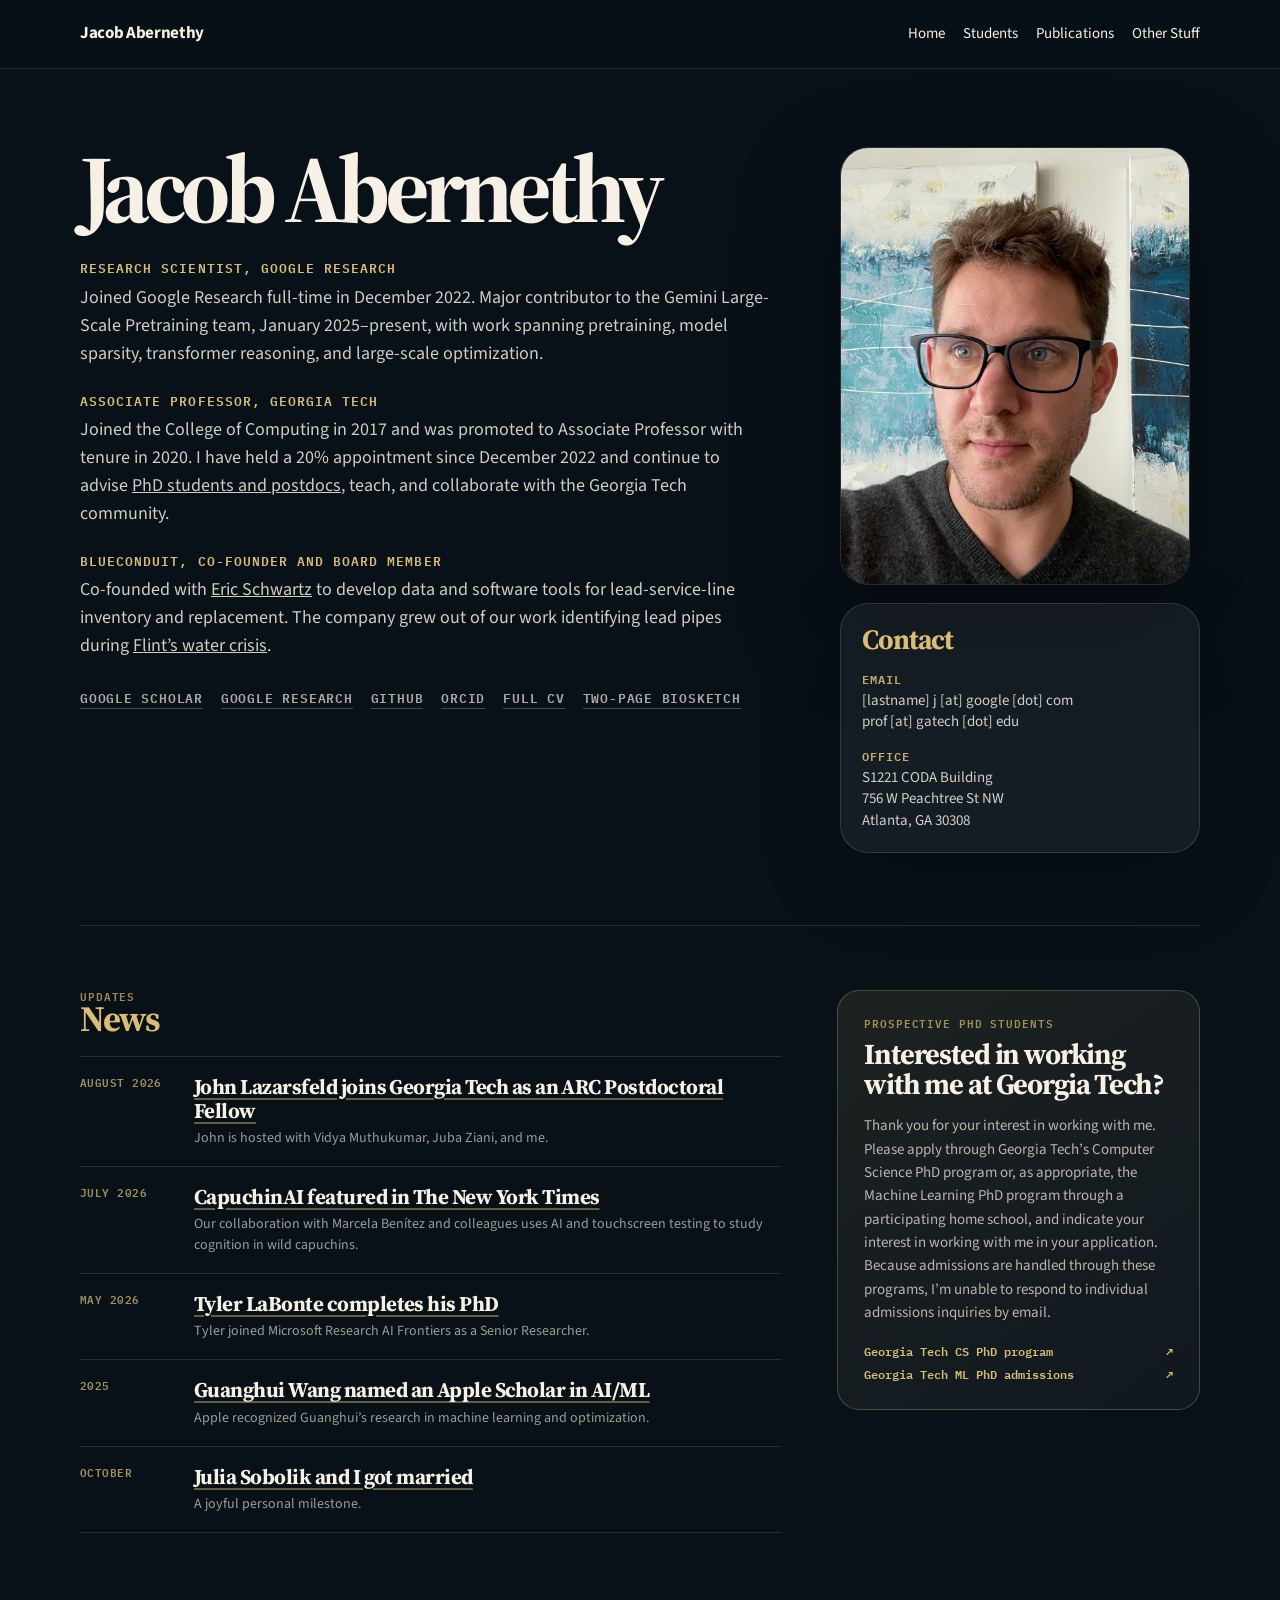
<file: index.html>
<!DOCTYPE html><html lang="en"> <head><meta charset="UTF-8"><meta name="viewport" content="width=device-width, initial-scale=1.0"><meta name="description" content="Jacob Abernethy — machine learning, optimization, public-interest data science, and large-scale AI systems."><title>Jacob Abernethy</title><link rel="preconnect" href="https://fonts.googleapis.com"><link rel="preconnect" href="https://fonts.gstatic.com" crossorigin><link href="https://fonts.googleapis.com/css2?family=Source+Sans+3:wght@300;400;500;600;700&family=Source+Serif+4:opsz,wght@8..60,400;8..60,600;8..60,700&family=IBM+Plex+Mono:wght@400;500;600&display=swap" rel="stylesheet"><style>:root{--ink: #071827;--muted: #5f6f82;--line: #dbe5ef;--paper: #fbfaf7;--paper-2: #f3f0e8;--gold: #b6922e;--navy: #071d3a;--blue: #3157d5;--violet: #533afd;--green: #0c7a5b;--white: #fff;--serif: "Source Serif 4", Georgia, serif;--sans: "Source Sans 3", system-ui, -apple-system, Segoe UI, sans-serif;--mono: "IBM Plex Mono", ui-monospace, SFMono-Regular, Menlo, monospace}*{box-sizing:border-box}html{scroll-behavior:smooth;overflow-x:hidden}body{margin:0;width:100%;max-width:100%;overflow-x:hidden;font-family:var(--sans);color:var(--ink);background:var(--paper);font-size:17px;line-height:1.62}img,video,canvas,svg{max-width:100%}a{color:inherit}.wrap{width:min(1120px,calc(100% - 40px));max-width:100%;margin:0 auto}.nav{position:sticky;top:0;z-index:10;backdrop-filter:blur(18px);background:color-mix(in srgb,var(--paper) 86%,transparent);border-bottom:1px solid color-mix(in srgb,var(--line),transparent 35%)}.nav-inner{min-height:68px;display:flex;align-items:center;justify-content:space-between;gap:24px}.brand{text-decoration:none;font-weight:700;letter-spacing:-.02em}.links{display:flex;gap:18px;align-items:center;font-size:15px;color:var(--muted)}.links a{text-decoration:none}.links a:hover,.links a.button.button{color:var(--ink)}.pill{display:inline-flex;align-items:center;gap:7px;padding:5px 10px;border:1px solid var(--line);border-radius:999px;font:500 12px/1 var(--mono);text-transform:uppercase;letter-spacing:.05em;color:var(--muted);background:color-mix(in srgb,white 65%,transparent)}.button{display:inline-flex;align-items:center;justify-content:center;gap:8px;min-height:42px;padding:9px 15px;border-radius:10px;text-decoration:none;border:1px solid var(--line);background:#fff;box-shadow:0 12px 30px #1e2d500f;font-weight:600}.button.primary{background:var(--ink);color:#fff;border-color:var(--ink)}.grid{display:grid;gap:18px}.card{background:color-mix(in srgb,white 82%,var(--paper));border:1px solid var(--line);border-radius:22px;padding:24px;box-shadow:0 24px 60px #1e2d5012}.section{padding:72px 0}.section-title{font-family:var(--serif);font-size:clamp(34px,5vw,58px);line-height:1;letter-spacing:-.045em;margin:0 0 18px}.lede{color:var(--muted);font-size:21px;line-height:1.45;max-width:780px}.kicker{font:600 13px/1 var(--mono);text-transform:uppercase;letter-spacing:.08em;color:var(--gold);margin-bottom:12px}.tag-row{display:flex;flex-wrap:wrap;gap:8px;margin-top:16px}.tag{border:1px solid var(--line);color:var(--muted);border-radius:999px;padding:4px 9px;font:500 12px/1.1 var(--mono);background:#ffffff85}.draft{border:1px solid #f1d389;background:#fff7dc;color:#604800;padding:9px 12px;border-radius:12px;font-size:14px}@media(max-width:760px){.wrap{width:min(100% - 28px,1120px)}.nav-inner{min-height:auto;padding:14px 0 10px;align-items:flex-start;flex-direction:column;gap:10px;min-width:0}.brand{font-size:16px}.links{display:flex;width:100%;min-width:0;gap:8px;flex-wrap:wrap;overflow:visible;padding:0;font-size:13px}.links::-webkit-scrollbar{display:none}.links a{flex:0 1 auto;min-width:0;max-width:100%;border:1px solid rgba(255,255,255,.14);border-radius:999px;padding:5px 9px;background:#ffffff0b;white-space:nowrap}.links a.button{min-height:0;padding:5px 10px;box-shadow:none;background:#ffffffeb;border-color:#ffffff2e}.section{padding:48px 0}.card{padding:18px}}
</style>
<link rel="stylesheet" href="/_astro/index.Cb5Hhh96.css"></head> <body class="home-page">  <nav class="nav"> <div class="wrap nav-inner"> <a class="brand" href="/">Jacob Abernethy</a> <div class="links"> <a href="/">Home</a><a href="/students/">Students</a><a href="/publications/">Publications</a><a href="/other-stuff/">Other Stuff</a> </div> </div> </nav> <main data-astro-cid-j7pv25f6> <section class="home-hero wrap" data-astro-cid-j7pv25f6> <div class="hero-content" data-astro-cid-j7pv25f6> <h1 data-astro-cid-j7pv25f6>Jacob Abernethy</h1> <div class="positions" data-astro-cid-j7pv25f6> <div class="pos-item" data-astro-cid-j7pv25f6> <span class="pos-label" data-astro-cid-j7pv25f6>Research Scientist, Google Research</span> <p data-astro-cid-j7pv25f6>Joined Google Research full-time in December 2022. Major contributor to the Gemini Large-Scale Pretraining team, January 2025–present, with work spanning pretraining, model sparsity, transformer reasoning, and large-scale optimization.
</p> </div><div class="pos-item" data-astro-cid-j7pv25f6> <span class="pos-label" data-astro-cid-j7pv25f6>Associate Professor, Georgia Tech</span> <p data-astro-cid-j7pv25f6>Joined the College of Computing in 2017 and was promoted to Associate Professor with tenure in 2020. I have held a 20% appointment since December 2022 and continue to advise <a href="/students/">PhD students and postdocs</a>, teach, and collaborate with the Georgia Tech community.
</p> </div><div class="pos-item" data-astro-cid-j7pv25f6> <span class="pos-label" data-astro-cid-j7pv25f6>BlueConduit, Co-founder and Board Member</span> <p data-astro-cid-j7pv25f6>Co-founded with <a href="https://michiganross.umich.edu/faculty-research/faculty/eric-schwartz">Eric Schwartz</a> to develop data and software tools for lead-service-line inventory and replacement. The company grew out of our work identifying lead pipes during <a href="https://www.theatlantic.com/technology/archive/2019/01/how-machine-learning-found-flints-lead-pipes/578692/">Flint’s water crisis</a>.
</p> </div> </div> <nav class="profile-links" aria-label="Profile links" data-astro-cid-j7pv25f6> <a href="https://scholar.google.com/citations?user=FDu4ciwAAAAJ&amp;hl=en" data-astro-cid-j7pv25f6>Google Scholar</a><a href="https://research.google/people/108521/" data-astro-cid-j7pv25f6>Google Research</a><a href="https://github.com/thejakeyboy" data-astro-cid-j7pv25f6>GitHub</a><a href="https://orcid.org/0000-0002-3115-6804" data-astro-cid-j7pv25f6>ORCID</a><a href="/cv/Jacob_Abernethy_CV.pdf" data-astro-cid-j7pv25f6>Full CV</a><a href="/cv/Jacob_Abernethy_Biosketch.pdf" data-astro-cid-j7pv25f6>Two-page biosketch</a> </nav> </div> <aside class="side-panel" data-astro-cid-j7pv25f6> <div class="hero-image-container" data-astro-cid-j7pv25f6> <img src="/images/jacob-profile-portrait.jpg" alt="Jacob Abernethy portrait" data-astro-cid-j7pv25f6> </div> <section class="contact-card" aria-label="Contact information" data-astro-cid-j7pv25f6> <h2 data-astro-cid-j7pv25f6>Contact</h2> <dl data-astro-cid-j7pv25f6> <div data-astro-cid-j7pv25f6> <dt data-astro-cid-j7pv25f6>Email</dt> <dd data-astro-cid-j7pv25f6>[lastname] j [at] google [dot] com<br data-astro-cid-j7pv25f6>prof [at] gatech [dot] edu</dd> </div> <div data-astro-cid-j7pv25f6> <dt data-astro-cid-j7pv25f6>Office</dt> <dd data-astro-cid-j7pv25f6>S1221 CODA Building<br data-astro-cid-j7pv25f6>756 W Peachtree St NW<br data-astro-cid-j7pv25f6>Atlanta, GA 30308</dd> </div> </dl> </section> </aside> </section> <div class="content-stream wrap" data-astro-cid-j7pv25f6> <section class="news-section" aria-labelledby="news-heading" data-astro-cid-j7pv25f6> <div class="section-heading" data-astro-cid-j7pv25f6> <p class="section-kicker" data-astro-cid-j7pv25f6>Updates</p> <h2 id="news-heading" data-astro-cid-j7pv25f6>News</h2> </div> <div class="news-list" data-astro-cid-j7pv25f6> <article class="news-item" data-astro-cid-j7pv25f6> <time data-astro-cid-j7pv25f6>August 2026</time> <div data-astro-cid-j7pv25f6> <h3 data-astro-cid-j7pv25f6><a href="https://jlazarsfeld.github.io/" data-astro-cid-j7pv25f6>John Lazarsfeld joins Georgia Tech as an ARC Postdoctoral Fellow</a></h3> <p data-astro-cid-j7pv25f6>John is hosted with Vidya Muthukumar, Juba Ziani, and me.</p> </div> </article><article class="news-item" data-astro-cid-j7pv25f6> <time data-astro-cid-j7pv25f6>July 2026</time> <div data-astro-cid-j7pv25f6> <h3 data-astro-cid-j7pv25f6><a href="https://www.nytimes.com/2026/07/28/science/costa-rica-monkeys-ai.html" data-astro-cid-j7pv25f6>CapuchinAI featured in The New York Times</a></h3> <p data-astro-cid-j7pv25f6>Our collaboration with Marcela Benítez and colleagues uses AI and touchscreen testing to study cognition in wild capuchins.</p> </div> </article><article class="news-item" data-astro-cid-j7pv25f6> <time data-astro-cid-j7pv25f6>May 2026</time> <div data-astro-cid-j7pv25f6> <h3 data-astro-cid-j7pv25f6><a href="https://tyler-labonte.com/" data-astro-cid-j7pv25f6>Tyler LaBonte completes his PhD</a></h3> <p data-astro-cid-j7pv25f6>Tyler joined Microsoft Research AI Frontiers as a Senior Researcher.</p> </div> </article><article class="news-item" data-astro-cid-j7pv25f6> <time data-astro-cid-j7pv25f6>2025</time> <div data-astro-cid-j7pv25f6> <h3 data-astro-cid-j7pv25f6><a href="https://machinelearning.apple.com/updates/apple-scholars-aiml-2025" data-astro-cid-j7pv25f6>Guanghui Wang named an Apple Scholar in AI/ML</a></h3> <p data-astro-cid-j7pv25f6>Apple recognized Guanghui’s research in machine learning and optimization.</p> </div> </article><article class="news-item" data-astro-cid-j7pv25f6> <time data-astro-cid-j7pv25f6>October</time> <div data-astro-cid-j7pv25f6> <h3 data-astro-cid-j7pv25f6><a href="https://orcid.org/0000-0002-4759-8690" data-astro-cid-j7pv25f6>Julia Sobolik and I got married</a></h3> <p data-astro-cid-j7pv25f6>A joyful personal milestone.</p> </div> </article> </div> </section> <aside class="applicant-note" aria-labelledby="applicant-heading" data-astro-cid-j7pv25f6> <p class="section-kicker" data-astro-cid-j7pv25f6>Prospective PhD students</p> <h2 id="applicant-heading" data-astro-cid-j7pv25f6>Interested in working with me at Georgia Tech?</h2> <p data-astro-cid-j7pv25f6>Thank you for your interest in working with me. Please apply through Georgia Tech’s Computer Science PhD program or, as appropriate, the Machine Learning PhD program through a participating home school, and indicate your interest in working with me in your application. Because admissions are handled through these programs, I’m unable to respond to individual admissions inquiries by email.
</p> <div class="applicant-links" data-astro-cid-j7pv25f6> <a href="https://www.cc.gatech.edu/degree-programs/phd-computer-science" data-astro-cid-j7pv25f6>Georgia Tech CS PhD program<span aria-hidden="true" data-astro-cid-j7pv25f6>↗</span></a><a href="https://ml.gatech.edu/admissions" data-astro-cid-j7pv25f6>Georgia Tech ML PhD admissions<span aria-hidden="true" data-astro-cid-j7pv25f6>↗</span></a> </div> </aside> </div> </main> </body></html>
</file>
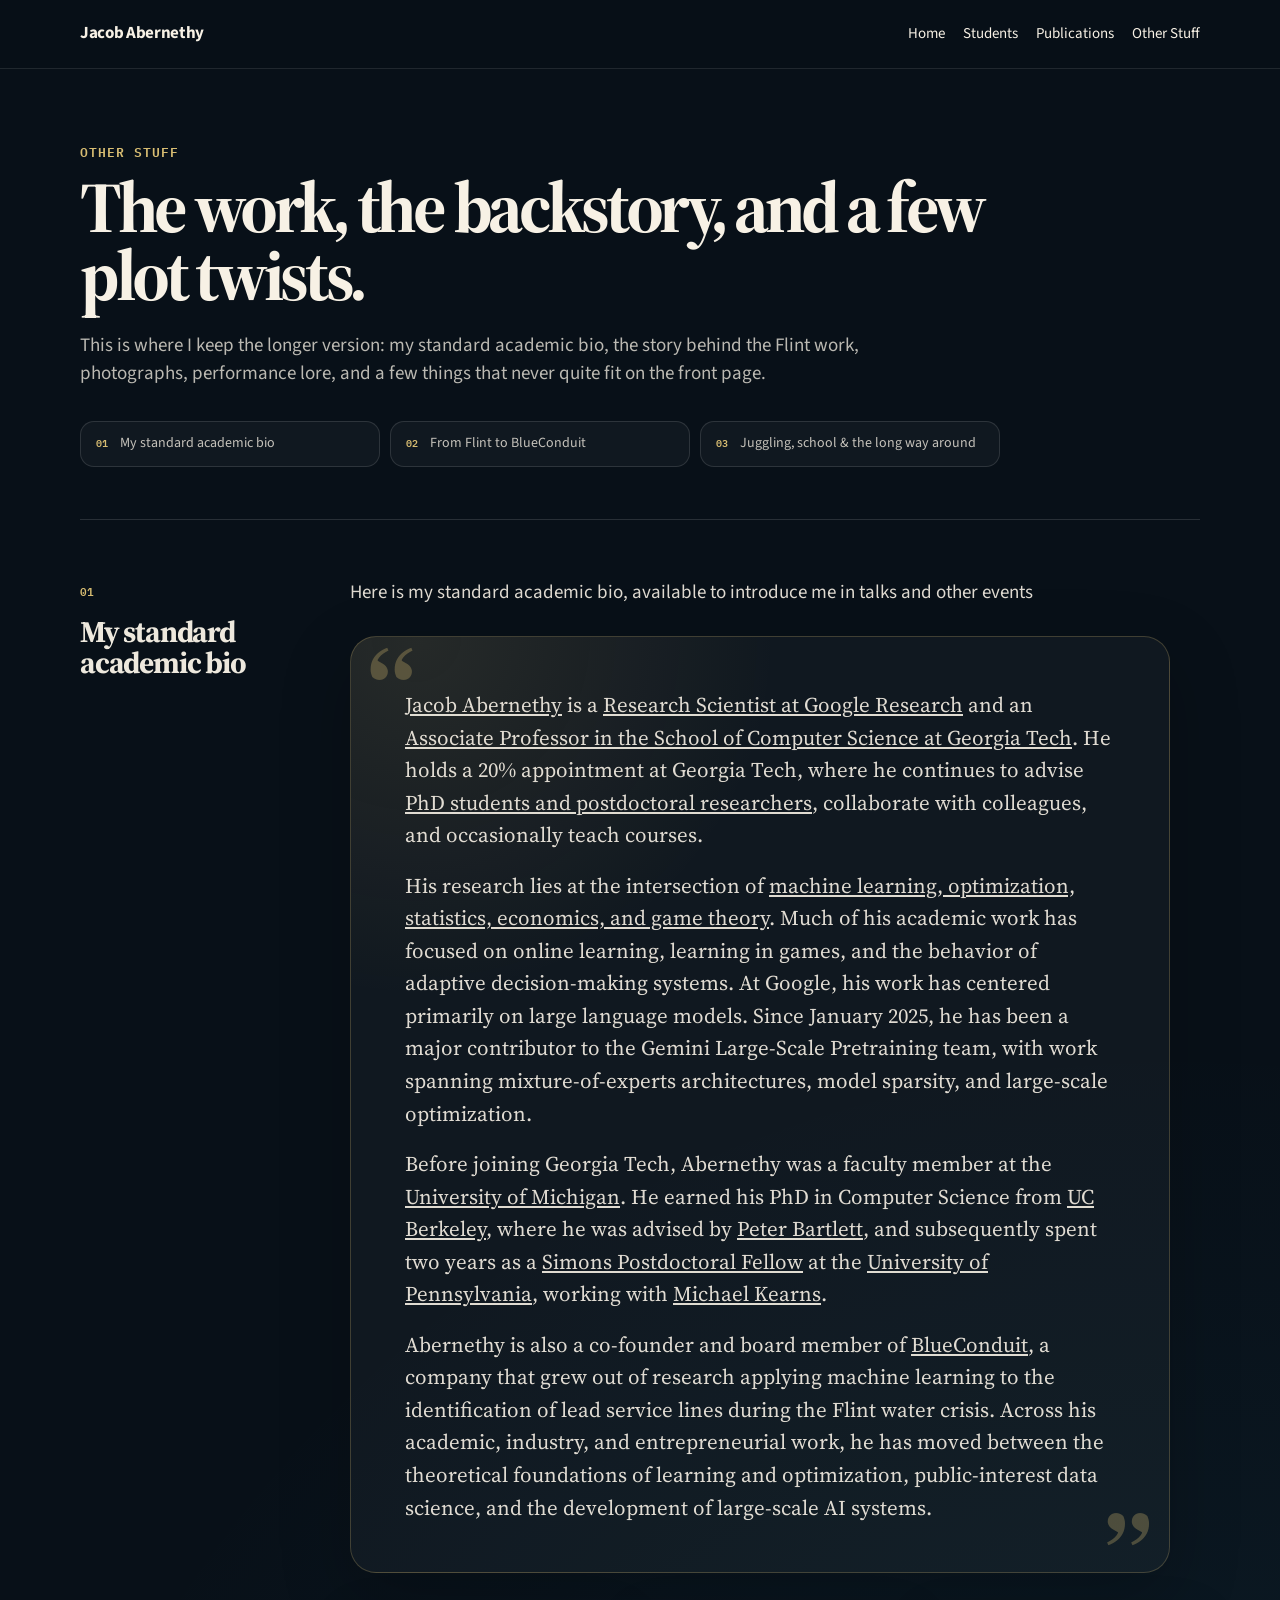
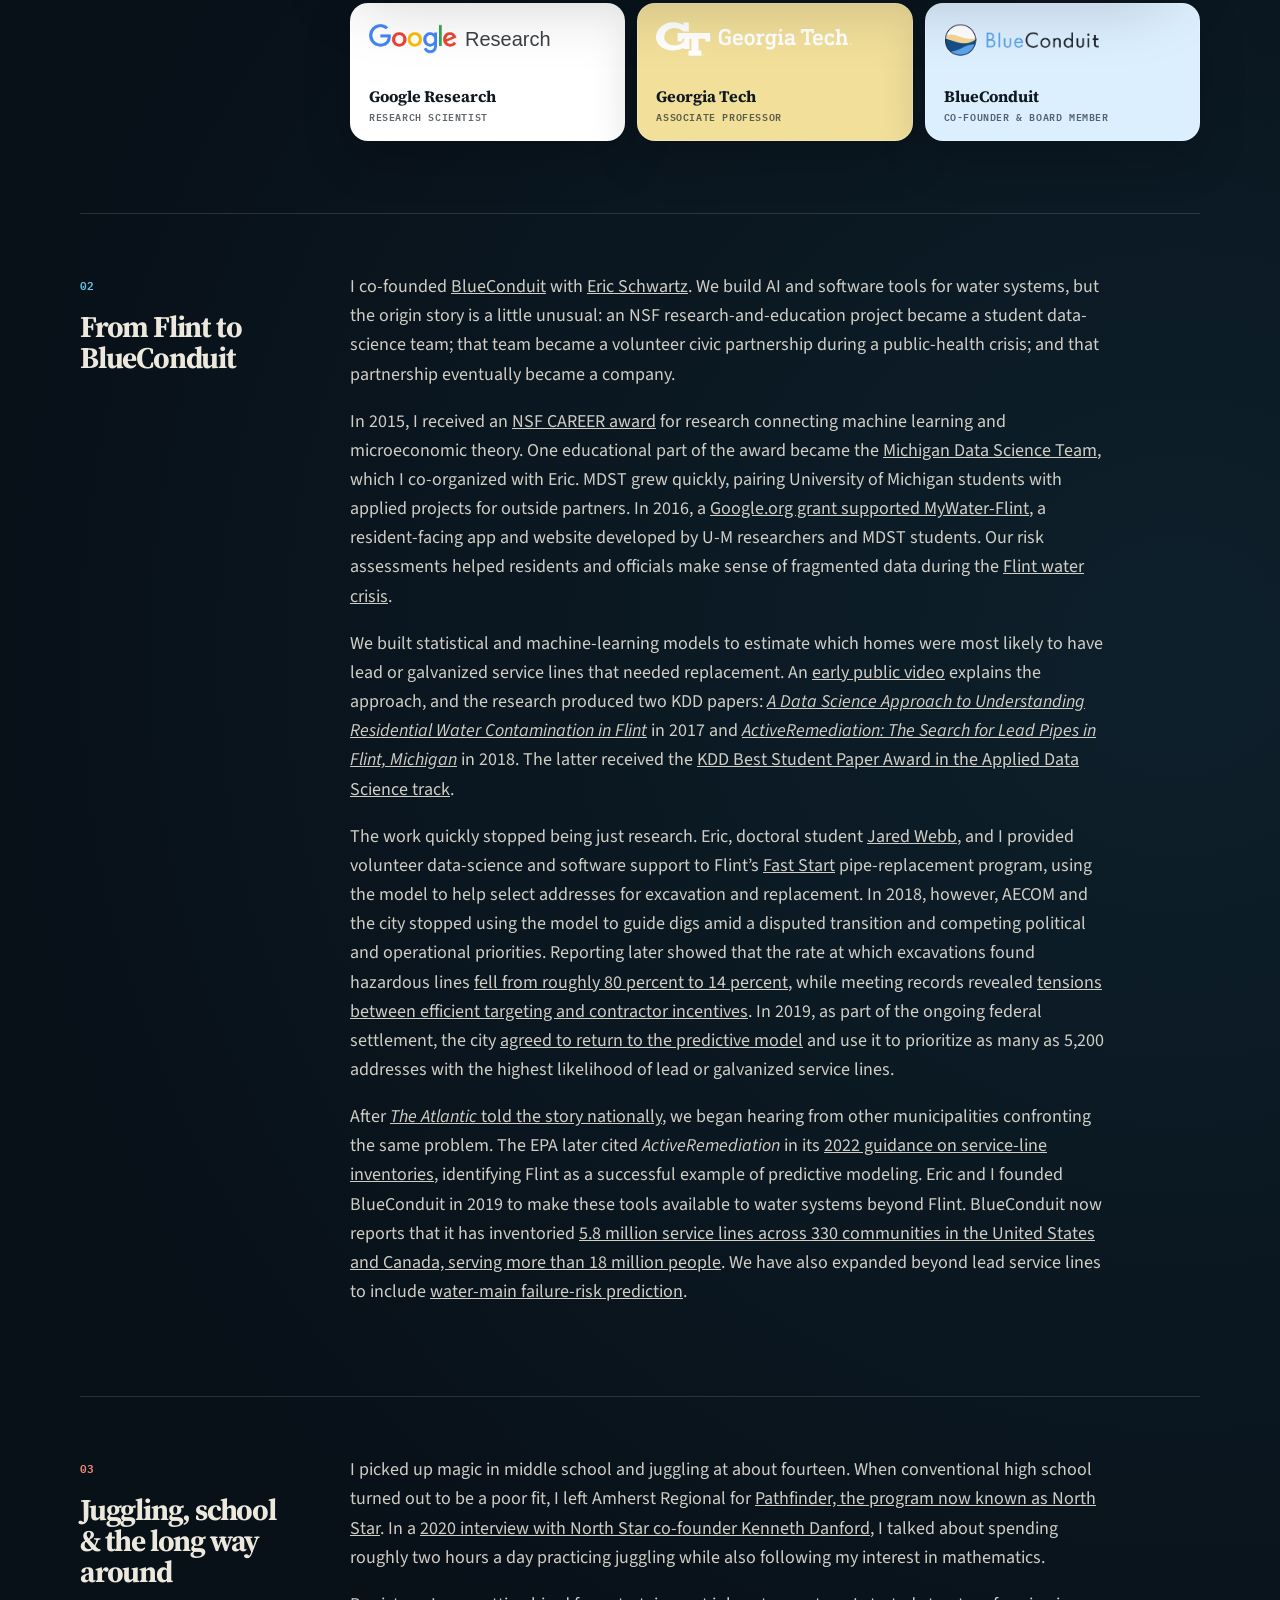
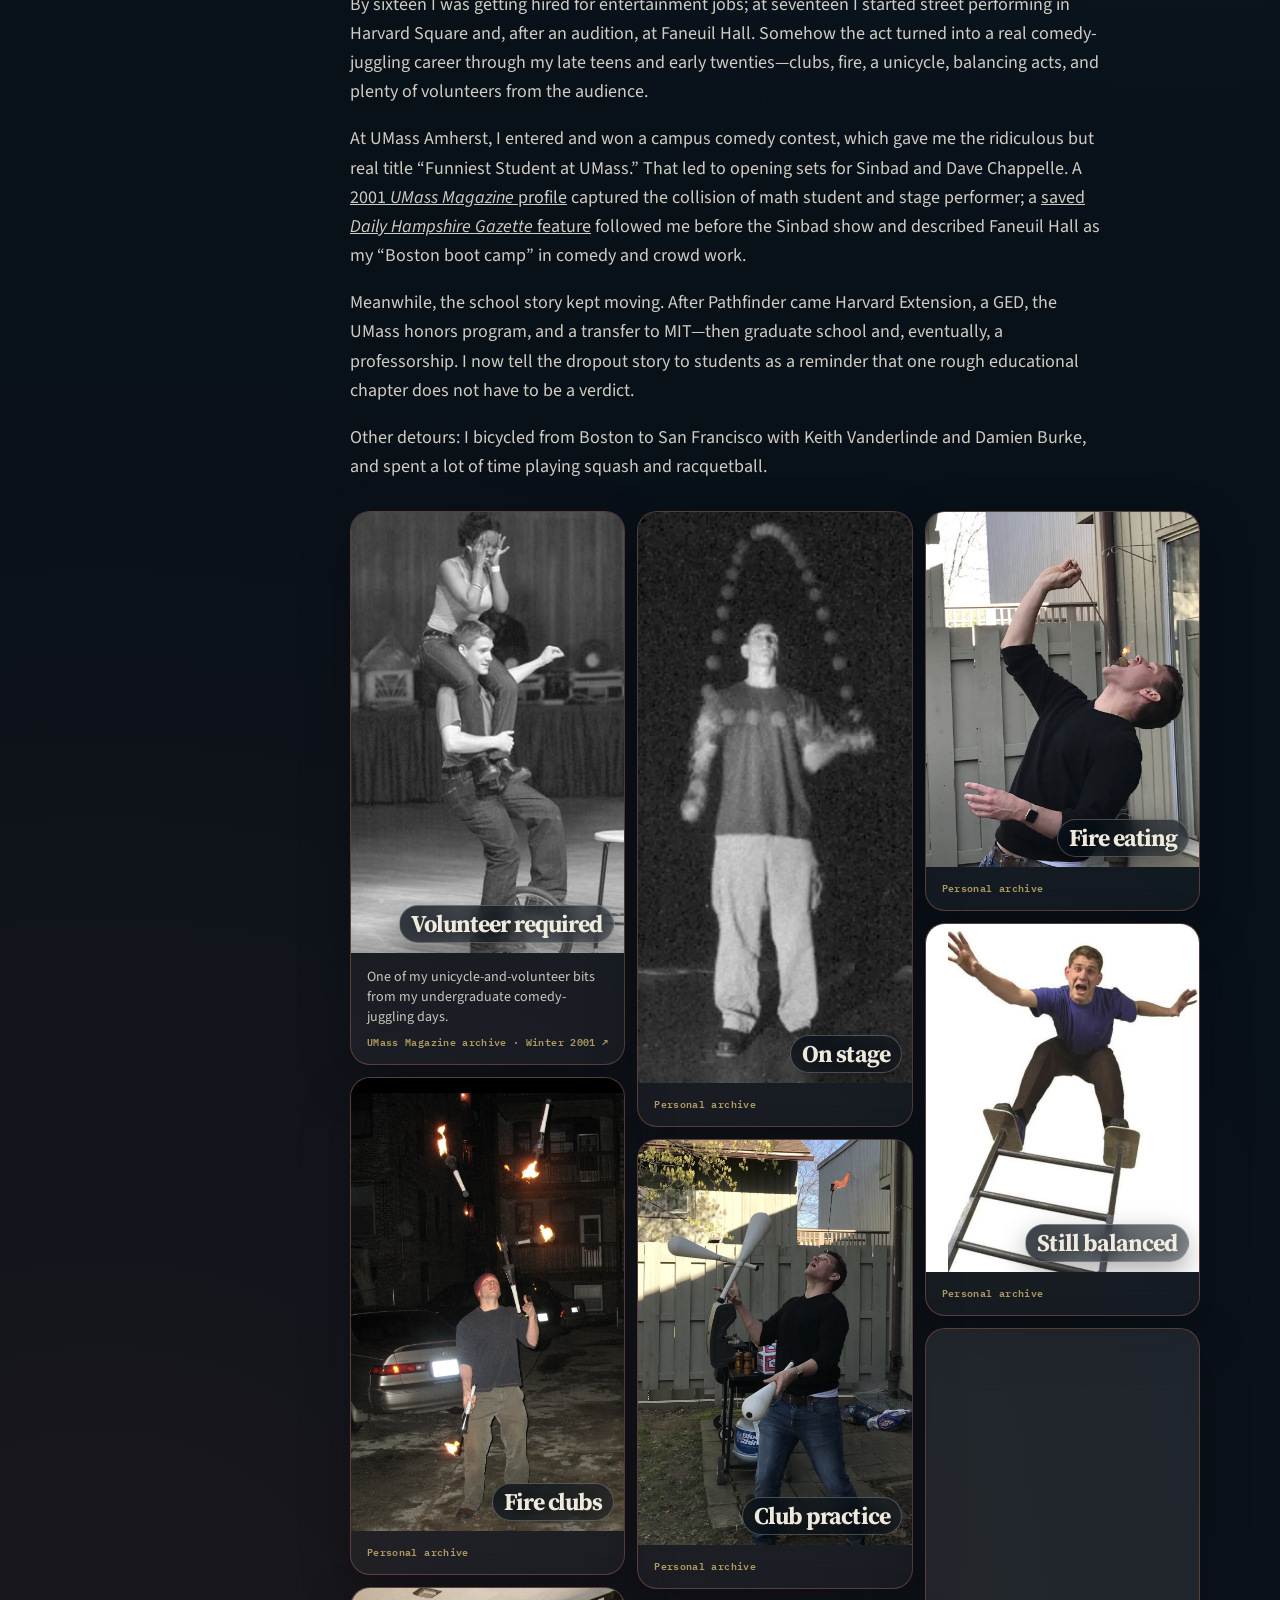
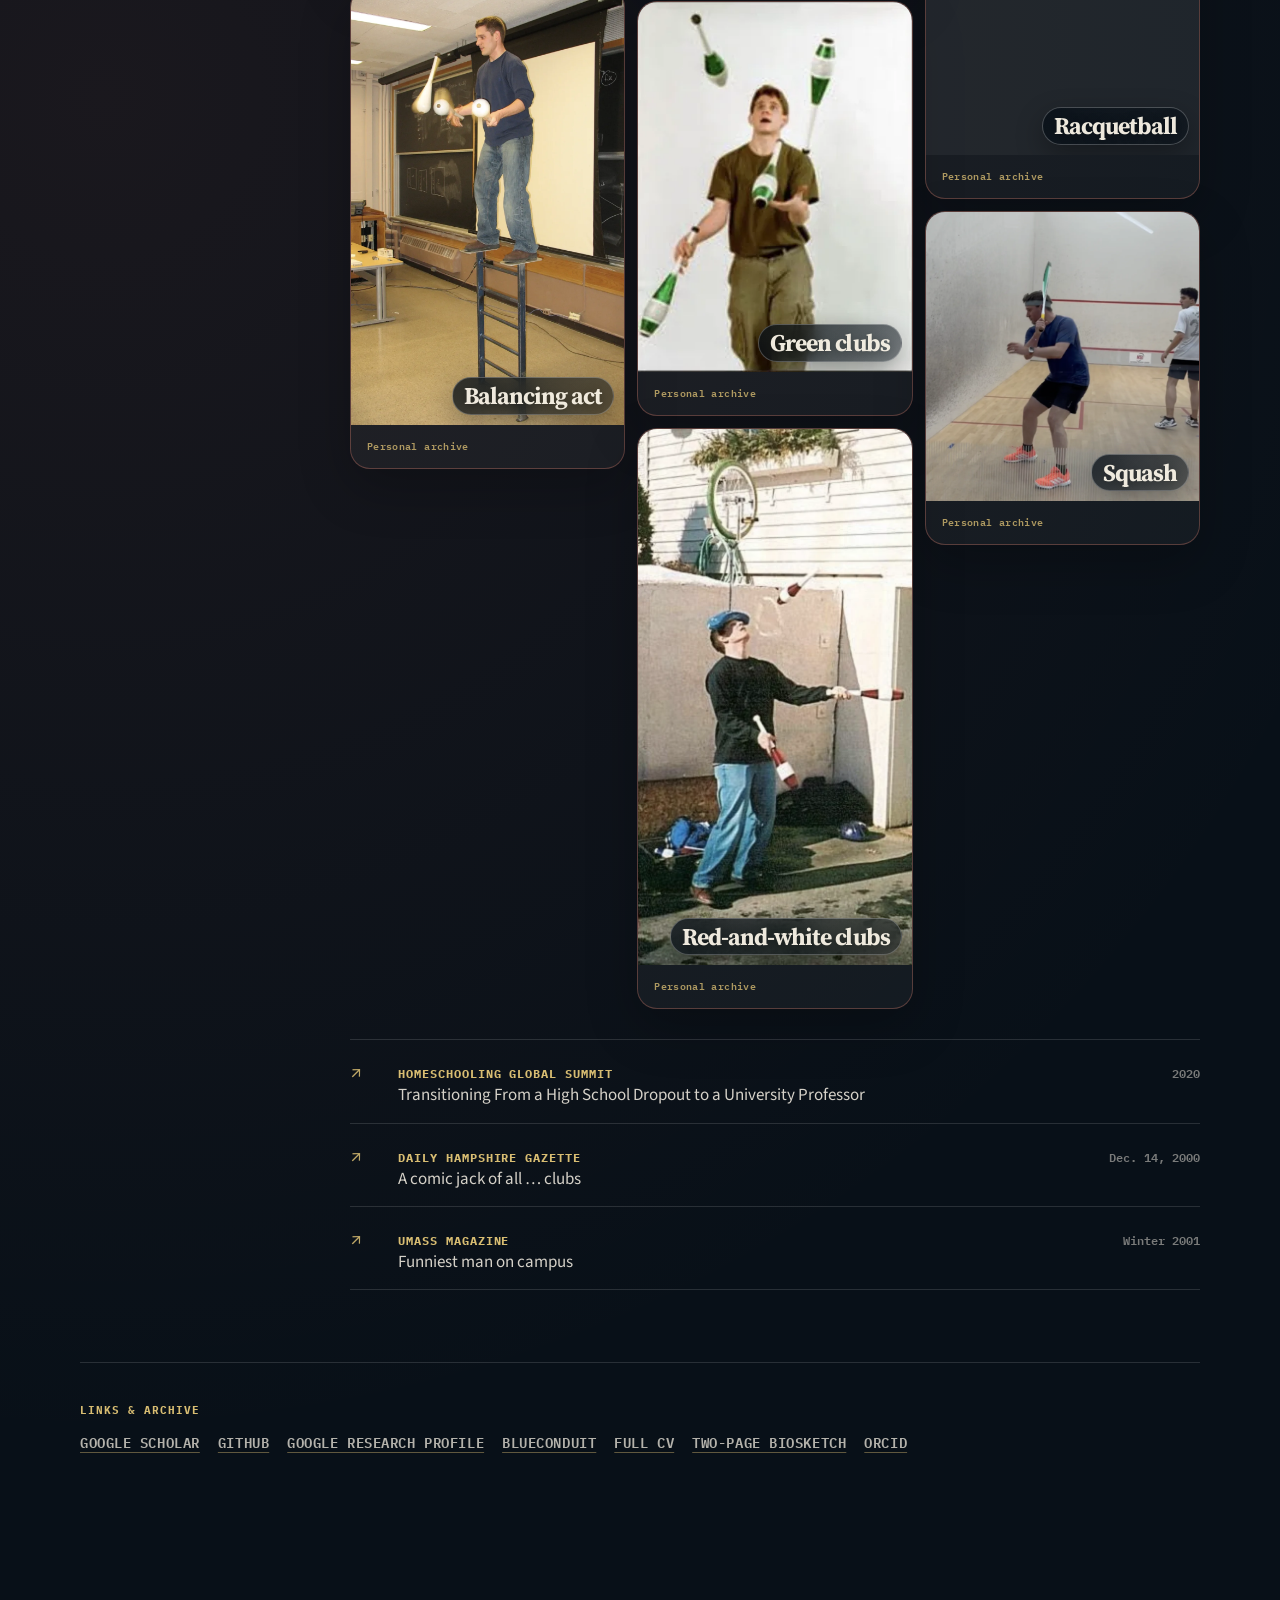
<file: other-stuff/index.html>
<!DOCTYPE html><html lang="en"> <head><meta charset="UTF-8"><meta name="viewport" content="width=device-width, initial-scale=1.0"><meta name="description" content="Jacob Abernethy — machine learning researcher, Google Research scientist, Georgia Tech professor, and BlueConduit co-founder."><title>Other Stuff — Jacob Abernethy</title><link rel="preconnect" href="https://fonts.googleapis.com"><link rel="preconnect" href="https://fonts.gstatic.com" crossorigin><link href="https://fonts.googleapis.com/css2?family=Source+Sans+3:wght@300;400;500;600;700&family=Source+Serif+4:opsz,wght@8..60,400;8..60,600;8..60,700&family=IBM+Plex+Mono:wght@400;500;600&display=swap" rel="stylesheet"><style>:root{--ink: #071827;--muted: #5f6f82;--line: #dbe5ef;--paper: #fbfaf7;--paper-2: #f3f0e8;--gold: #b6922e;--navy: #071d3a;--blue: #3157d5;--violet: #533afd;--green: #0c7a5b;--white: #fff;--serif: "Source Serif 4", Georgia, serif;--sans: "Source Sans 3", system-ui, -apple-system, Segoe UI, sans-serif;--mono: "IBM Plex Mono", ui-monospace, SFMono-Regular, Menlo, monospace}*{box-sizing:border-box}html{scroll-behavior:smooth;overflow-x:hidden}body{margin:0;width:100%;max-width:100%;overflow-x:hidden;font-family:var(--sans);color:var(--ink);background:var(--paper);font-size:17px;line-height:1.62}img,video,canvas,svg{max-width:100%}a{color:inherit}.wrap{width:min(1120px,calc(100% - 40px));max-width:100%;margin:0 auto}.nav{position:sticky;top:0;z-index:10;backdrop-filter:blur(18px);background:color-mix(in srgb,var(--paper) 86%,transparent);border-bottom:1px solid color-mix(in srgb,var(--line),transparent 35%)}.nav-inner{min-height:68px;display:flex;align-items:center;justify-content:space-between;gap:24px}.brand{text-decoration:none;font-weight:700;letter-spacing:-.02em}.links{display:flex;gap:18px;align-items:center;font-size:15px;color:var(--muted)}.links a{text-decoration:none}.links a:hover,.links a.button.button{color:var(--ink)}.pill{display:inline-flex;align-items:center;gap:7px;padding:5px 10px;border:1px solid var(--line);border-radius:999px;font:500 12px/1 var(--mono);text-transform:uppercase;letter-spacing:.05em;color:var(--muted);background:color-mix(in srgb,white 65%,transparent)}.button{display:inline-flex;align-items:center;justify-content:center;gap:8px;min-height:42px;padding:9px 15px;border-radius:10px;text-decoration:none;border:1px solid var(--line);background:#fff;box-shadow:0 12px 30px #1e2d500f;font-weight:600}.button.primary{background:var(--ink);color:#fff;border-color:var(--ink)}.grid{display:grid;gap:18px}.card{background:color-mix(in srgb,white 82%,var(--paper));border:1px solid var(--line);border-radius:22px;padding:24px;box-shadow:0 24px 60px #1e2d5012}.section{padding:72px 0}.section-title{font-family:var(--serif);font-size:clamp(34px,5vw,58px);line-height:1;letter-spacing:-.045em;margin:0 0 18px}.lede{color:var(--muted);font-size:21px;line-height:1.45;max-width:780px}.kicker{font:600 13px/1 var(--mono);text-transform:uppercase;letter-spacing:.08em;color:var(--gold);margin-bottom:12px}.tag-row{display:flex;flex-wrap:wrap;gap:8px;margin-top:16px}.tag{border:1px solid var(--line);color:var(--muted);border-radius:999px;padding:4px 9px;font:500 12px/1.1 var(--mono);background:#ffffff85}.draft{border:1px solid #f1d389;background:#fff7dc;color:#604800;padding:9px 12px;border-radius:12px;font-size:14px}@media(max-width:760px){.wrap{width:min(100% - 28px,1120px)}.nav-inner{min-height:auto;padding:14px 0 10px;align-items:flex-start;flex-direction:column;gap:10px;min-width:0}.brand{font-size:16px}.links{display:flex;width:100%;min-width:0;gap:8px;flex-wrap:wrap;overflow:visible;padding:0;font-size:13px}.links::-webkit-scrollbar{display:none}.links a{flex:0 1 auto;min-width:0;max-width:100%;border:1px solid rgba(255,255,255,.14);border-radius:999px;padding:5px 9px;background:#ffffff0b;white-space:nowrap}.links a.button{min-height:0;padding:5px 10px;box-shadow:none;background:#ffffffeb;border-color:#ffffff2e}.section{padding:48px 0}.card{padding:18px}}
</style>
<link rel="stylesheet" href="/_astro/index.PQk654YT.css"></head> <body class="other-stuff">  <nav class="nav"> <div class="wrap nav-inner"> <a class="brand" href="/">Jacob Abernethy</a> <div class="links"> <a href="/">Home</a><a href="/students/">Students</a><a href="/publications/">Publications</a><a href="/other-stuff/">Other Stuff</a> </div> </div> </nav> <main data-astro-cid-wq4gjsv3> <section class="wrap intro" data-astro-cid-wq4gjsv3> <p class="kicker" data-astro-cid-wq4gjsv3>Other stuff</p> <h1 data-astro-cid-wq4gjsv3>The work, the backstory, and a few plot twists.</h1> <p class="lede" data-astro-cid-wq4gjsv3>This is where I keep the longer version: my standard academic bio, the story behind the Flint work, photographs, performance lore, and a few things that never quite fit on the front page.</p> <nav class="section-nav" aria-label="Other Stuff sections" data-astro-cid-wq4gjsv3> <a href="#bio" data-astro-cid-wq4gjsv3><span data-astro-cid-wq4gjsv3>01</span>My standard academic bio</a><a href="#flint-blueconduit" data-astro-cid-wq4gjsv3><span data-astro-cid-wq4gjsv3>02</span>From Flint to BlueConduit</a><a href="#beyond-the-lab" data-astro-cid-wq4gjsv3><span data-astro-cid-wq4gjsv3>03</span>Juggling, school &amp; the long way around</a> </nav> </section> <div class="wrap story-flow" data-astro-cid-wq4gjsv3> <section class="story-section story-bio" id="bio" data-astro-cid-wq4gjsv3> <div class="story-heading" data-astro-cid-wq4gjsv3> <span data-astro-cid-wq4gjsv3>01</span> <h2 data-astro-cid-wq4gjsv3>My standard academic bio</h2> </div> <div class="story-content" data-astro-cid-wq4gjsv3> <p class="section-intro" data-astro-cid-wq4gjsv3>Here is my standard academic bio, available to introduce me in talks and other events
</p> <blockquote class="bio-quote" data-astro-cid-wq4gjsv3> <span class="quote-mark quote-open" aria-hidden="true" data-astro-cid-wq4gjsv3>“</span> <div class="prose" data-astro-cid-wq4gjsv3> <p data-astro-cid-wq4gjsv3><a href="/">Jacob Abernethy</a> is a <a href="https://research.google/people/108521/">Research Scientist at Google Research</a> and an <a href="https://www.cc.gatech.edu/people/jacob-abernethy">Associate Professor in the School of Computer Science at Georgia Tech</a>. He holds a 20% appointment at Georgia Tech, where he continues to advise <a href="/students/">PhD students and postdoctoral researchers</a>, collaborate with colleagues, and occasionally teach courses.
</p><p data-astro-cid-wq4gjsv3>His research lies at the intersection of <a href="/publications/">machine learning, optimization, statistics, economics, and game theory</a>. Much of his academic work has focused on online learning, learning in games, and the behavior of adaptive decision-making systems. At Google, his work has centered primarily on large language models. Since January 2025, he has been a major contributor to the Gemini Large-Scale Pretraining team, with work spanning mixture-of-experts architectures, model sparsity, and large-scale optimization.
</p><p data-astro-cid-wq4gjsv3>Before joining Georgia Tech, Abernethy was a faculty member at the <a href="https://cse.engin.umich.edu/">University of Michigan</a>. He earned his PhD in Computer Science from <a href="https://www.berkeley.edu/">UC Berkeley</a>, where he was advised by <a href="https://www.stat.berkeley.edu/~bartlett/">Peter Bartlett</a>, and subsequently spent two years as a <a href="https://www.simonsfoundation.org/">Simons Postdoctoral Fellow</a> at the <a href="https://www.cis.upenn.edu/">University of Pennsylvania</a>, working with <a href="https://www.cis.upenn.edu/~mkearns/">Michael Kearns</a>.
</p><p data-astro-cid-wq4gjsv3>Abernethy is also a co-founder and board member of <a href="https://blueconduit.com/">BlueConduit</a>, a company that grew out of research applying machine learning to the identification of lead service lines during the Flint water crisis. Across his academic, industry, and entrepreneurial work, he has moved between the theoretical foundations of learning and optimization, public-interest data science, and the development of large-scale AI systems.
</p> </div> <span class="quote-mark quote-close" aria-hidden="true" data-astro-cid-wq4gjsv3>”</span> </blockquote> <div class="affiliation-grid" aria-label="Current affiliations and ventures" data-astro-cid-wq4gjsv3> <a class="affiliation affiliation-google" href="https://research.google/people/108521/" data-astro-cid-wq4gjsv3> <span class="affiliation-mark" data-astro-cid-wq4gjsv3> <img src="/images/other-stuff/affiliations/google.png" alt="Google" loading="lazy" data-astro-cid-wq4gjsv3> <span data-astro-cid-wq4gjsv3>Research</span> </span> <span class="affiliation-copy" data-astro-cid-wq4gjsv3> <strong data-astro-cid-wq4gjsv3>Google Research</strong> <small data-astro-cid-wq4gjsv3>Research Scientist</small> </span> </a><a class="affiliation affiliation-gatech" href="https://www.cc.gatech.edu/people/jacob-abernethy" data-astro-cid-wq4gjsv3> <span class="affiliation-mark" data-astro-cid-wq4gjsv3> <img src="/images/other-stuff/affiliations/georgia-tech.svg" alt="Georgia Institute of Technology" loading="lazy" data-astro-cid-wq4gjsv3>  </span> <span class="affiliation-copy" data-astro-cid-wq4gjsv3> <strong data-astro-cid-wq4gjsv3>Georgia Tech</strong> <small data-astro-cid-wq4gjsv3>Associate Professor</small> </span> </a><a class="affiliation affiliation-blueconduit" href="https://blueconduit.com/" data-astro-cid-wq4gjsv3> <span class="affiliation-mark" data-astro-cid-wq4gjsv3> <img src="/images/other-stuff/affiliations/blueconduit.png" alt="BlueConduit" loading="lazy" data-astro-cid-wq4gjsv3>  </span> <span class="affiliation-copy" data-astro-cid-wq4gjsv3> <strong data-astro-cid-wq4gjsv3>BlueConduit</strong> <small data-astro-cid-wq4gjsv3>Co-founder &amp; board member</small> </span> </a> </div>   </div> </section><section class="story-section story-flint-blueconduit" id="flint-blueconduit" data-astro-cid-wq4gjsv3> <div class="story-heading" data-astro-cid-wq4gjsv3> <span data-astro-cid-wq4gjsv3>02</span> <h2 data-astro-cid-wq4gjsv3>From Flint to BlueConduit</h2> </div> <div class="story-content" data-astro-cid-wq4gjsv3>  <div class="prose" data-astro-cid-wq4gjsv3> <p data-astro-cid-wq4gjsv3>I co-founded <a href="https://blueconduit.com/">BlueConduit</a> with <a href="https://michiganross.umich.edu/faculty-research/faculty/eric-schwartz">Eric Schwartz</a>. We build AI and software tools for water systems, but the origin story is a little unusual: an NSF research-and-education project became a student data-science team; that team became a volunteer civic partnership during a public-health crisis; and that partnership eventually became a company.
</p><p data-astro-cid-wq4gjsv3>In 2015, I received an <a href="https://cse.engin.umich.edu/stories/jacob-abernethy-receives-career-award-for-research-into-the-relationship-between-machine-learning-and-microeconomic-theory">NSF CAREER award</a> for research connecting machine learning and microeconomic theory. One educational part of the award became the <a href="https://ece.engin.umich.edu/stories/competitive-team-in-data-science-launches-at-michigan">Michigan Data Science Team</a>, which I co-organized with Eric. MDST grew quickly, pairing University of Michigan students with applied projects for outside partners. In 2016, a <a href="https://news.umich.edu/google-u-m-to-build-digital-tools-for-flint-water-crisis/">Google.org grant supported MyWater-Flint</a>, a resident-facing app and website developed by U-M researchers and MDST students. Our risk assessments helped residents and officials make sense of fragmented data during the <a href="https://www.epa.gov/flint">Flint water crisis</a>.
</p><p data-astro-cid-wq4gjsv3>We built statistical and machine-learning models to estimate which homes were most likely to have lead or galvanized service lines that needed replacement. An <a href="https://www.youtube.com/watch?v=kTPH_LIwoOk">early public video</a> explains the approach, and the research produced two KDD papers: <a href="https://doi.org/10.1145/3097983.3098078"><em>A Data Science Approach to Understanding Residential Water Contamination in Flint</em></a> in 2017 and <a href="https://doi.org/10.1145/3219819.3219896"><em>ActiveRemediation: The Search for Lead Pipes in Flint, Michigan</em></a> in 2018. The latter received the <a href="https://www.kdd.org/awards/view/2018-sigkdd-best-paper-award-winners">KDD Best Student Paper Award in the Applied Data Science track</a>.
</p><p data-astro-cid-wq4gjsv3>The work quickly stopped being just research. Eric, doctoral student <a href="https://www.linkedin.com/in/jared-webb-53480621/">Jared Webb</a>, and I provided volunteer data-science and software support to Flint’s <a href="https://www.cityofflint.com/get-the-lead-out/">Fast Start</a> pipe-replacement program, using the model to help select addresses for excavation and replacement. In 2018, however, AECOM and the city stopped using the model to guide digs amid a disputed transition and competing political and operational priorities. Reporting later showed that the rate at which excavations found hazardous lines <a href="https://www.mlive.com/news/flint/2018/10/flint_loses_focus_in_finding_l.html">fell from roughly 80 percent to 14 percent</a>, while meeting records revealed <a href="https://www.mlive.com/news/flint/2019/02/pipe-replacement-firms-in-flint-focused-on-making-money-meeting-transcripts-show.html">tensions between efficient targeting and contractor incentives</a>. In 2019, as part of the ongoing federal settlement, the city <a href="https://www.nrdc.org/press-releases/flint-safe-water-case-update-2019-terms-will-improve-efficiency-pipe-replacement">agreed to return to the predictive model</a> and use it to prioritize as many as 5,200 addresses with the highest likelihood of lead or galvanized service lines.
</p><p data-astro-cid-wq4gjsv3>After <a href="https://www.theatlantic.com/technology/archive/2019/01/how-machine-learning-found-flints-lead-pipes/578692/"><em>The Atlantic</em> told the story nationally</a>, we began hearing from other municipalities confronting the same problem. The EPA later cited <em>ActiveRemediation</em> in its <a href="https://www.epa.gov/system/files/documents/2022-08/Inventory%20Guidance_August%202022_508%20compliant.pdf">2022 guidance on service-line inventories</a>, identifying Flint as a successful example of predictive modeling. Eric and I founded BlueConduit in 2019 to make these tools available to water systems beyond Flint. BlueConduit now reports that it has inventoried <a href="https://blueconduit.com/the-company/">5.8 million service lines across 330 communities in the United States and Canada, serving more than 18 million people</a>. We have also expanded beyond lead service lines to include <a href="https://blueconduit.com/water-main-predictions/">water-main failure-risk prediction</a>.
</p> </div>    </div> </section><section class="story-section story-beyond-the-lab" id="beyond-the-lab" data-astro-cid-wq4gjsv3> <div class="story-heading" data-astro-cid-wq4gjsv3> <span data-astro-cid-wq4gjsv3>03</span> <h2 data-astro-cid-wq4gjsv3>Juggling, school &amp; the long way around</h2> </div> <div class="story-content" data-astro-cid-wq4gjsv3>  <div class="prose" data-astro-cid-wq4gjsv3> <p data-astro-cid-wq4gjsv3>I picked up magic in middle school and juggling at about fourteen. When conventional high school turned out to be a poor fit, I left Amherst Regional for <a href="https://northstarteens.org/">Pathfinder, the program now known as North Star</a>. In a <a href="https://www.youtube.com/watch?v=68HbOJaJA2I">2020 interview with North Star co-founder Kenneth Danford</a>, I talked about spending roughly two hours a day practicing juggling while also following my interest in mathematics.
</p><p data-astro-cid-wq4gjsv3>By sixteen I was getting hired for entertainment jobs; at seventeen I started street performing in Harvard Square and, after an audition, at Faneuil Hall. Somehow the act turned into a real comedy-juggling career through my late teens and early twenties—clubs, fire, a unicycle, balancing acts, and plenty of volunteers from the audience.
</p><p data-astro-cid-wq4gjsv3>At UMass Amherst, I entered and won a campus comedy contest, which gave me the ridiculous but real title “Funniest Student at UMass.” That led to opening sets for Sinbad and Dave Chappelle. A <a href="/archive/umass-magazine-funniest-man-on-campus.html">2001 <em>UMass Magazine</em> profile</a> captured the collision of math student and stage performer; a <a href="/archive/hampshire-gazette-piece.html">saved <em>Daily Hampshire Gazette</em> feature</a> followed me before the Sinbad show and described Faneuil Hall as my “Boston boot camp” in comedy and crowd work.
</p><p data-astro-cid-wq4gjsv3>Meanwhile, the school story kept moving. After Pathfinder came Harvard Extension, a GED, the UMass honors program, and a transfer to MIT—then graduate school and, eventually, a professorship. I now tell the dropout story to students as a reminder that one rough educational chapter does not have to be a verdict.
</p><p data-astro-cid-wq4gjsv3>Other detours: I bicycled from Boston to San Francisco with Keith Vanderlinde and Damien Burke, and spent a lot of time playing squash and racquetball.
</p> </div>  <div class="photo-grid count-11" aria-label="Personal archive photos from Jacob's comedy-juggling career, squash, and racquetball" data-astro-cid-wq4gjsv3> <figure class="photo tile-1" data-astro-cid-wq4gjsv3> <div class="photo-frame" data-astro-cid-wq4gjsv3> <img src="/images/other-stuff/mit_juggling.jpg" alt="Jacob Abernethy riding a unicycle with a volunteer seated on his shoulders during a comedy juggling performance" width="288" height="464" loading="lazy" decoding="async" data-astro-cid-wq4gjsv3> <span class="photo-label" data-astro-cid-wq4gjsv3>Volunteer required</span> </div> <figcaption class="photo-caption" data-astro-cid-wq4gjsv3> <span data-astro-cid-wq4gjsv3>One of my unicycle-and-volunteer bits from my undergraduate comedy-juggling days.</span> <a href="/archive/umass-magazine-funniest-man-on-campus.html" data-astro-cid-wq4gjsv3>UMass Magazine archive · Winter 2001<span aria-hidden="true" data-astro-cid-wq4gjsv3> ↗</span></a> </figcaption> </figure><figure class="photo tile-2" data-astro-cid-wq4gjsv3> <div class="photo-frame" data-astro-cid-wq4gjsv3> <img src="/images/other-stuff/juggling/fire-clubs-night.webp" alt="Jacob Abernethy juggling three flaming clubs outdoors at night" width="967" height="1600" loading="lazy" decoding="async" data-astro-cid-wq4gjsv3> <span class="photo-label" data-astro-cid-wq4gjsv3>Fire clubs</span> </div> <figcaption class="photo-caption" data-astro-cid-wq4gjsv3>  <small data-astro-cid-wq4gjsv3>Personal archive</small> </figcaption> </figure><figure class="photo tile-3" data-astro-cid-wq4gjsv3> <div class="photo-frame" data-astro-cid-wq4gjsv3> <img src="/images/other-stuff/juggling/rola-bola-clubs.webp" alt="Jacob Abernethy juggling white clubs while standing on two narrow platforms attached to a ladder-like apparatus in a classroom" width="1000" height="1600" loading="lazy" decoding="async" data-astro-cid-wq4gjsv3> <span class="photo-label" data-astro-cid-wq4gjsv3>Balancing act</span> </div> <figcaption class="photo-caption" data-astro-cid-wq4gjsv3>  <small data-astro-cid-wq4gjsv3>Personal archive</small> </figcaption> </figure><figure class="photo tile-4" data-astro-cid-wq4gjsv3> <div class="photo-frame" data-astro-cid-wq4gjsv3> <img src="/images/other-stuff/juggling/stage-balls-black-and-white.webp" alt="Black-and-white photo of Jacob Abernethy juggling balls onstage beside a microphone" width="298" height="622" loading="lazy" decoding="async" data-astro-cid-wq4gjsv3> <span class="photo-label" data-astro-cid-wq4gjsv3>On stage</span> </div> <figcaption class="photo-caption" data-astro-cid-wq4gjsv3>  <small data-astro-cid-wq4gjsv3>Personal archive</small> </figcaption> </figure><figure class="photo tile-5" data-astro-cid-wq4gjsv3> <div class="photo-frame" data-astro-cid-wq4gjsv3> <img src="/images/other-stuff/juggling/backyard-clubs.webp" alt="Jacob Abernethy juggling white clubs in a backyard" width="1080" height="1600" loading="lazy" decoding="async" data-astro-cid-wq4gjsv3> <span class="photo-label" data-astro-cid-wq4gjsv3>Club practice</span> </div> <figcaption class="photo-caption" data-astro-cid-wq4gjsv3>  <small data-astro-cid-wq4gjsv3>Personal archive</small> </figcaption> </figure><figure class="photo tile-6" data-astro-cid-wq4gjsv3> <div class="photo-frame" data-astro-cid-wq4gjsv3> <img src="/images/other-stuff/juggling/green-clubs-studio.webp" alt="Jacob Abernethy juggling green clubs indoors" width="390" height="528" loading="lazy" decoding="async" data-astro-cid-wq4gjsv3> <span class="photo-label" data-astro-cid-wq4gjsv3>Green clubs</span> </div> <figcaption class="photo-caption" data-astro-cid-wq4gjsv3>  <small data-astro-cid-wq4gjsv3>Personal archive</small> </figcaption> </figure><figure class="photo tile-7" data-astro-cid-wq4gjsv3> <div class="photo-frame" data-astro-cid-wq4gjsv3> <img src="/images/other-stuff/juggling/bottle-juggling-outdoors.webp" alt="Jacob Abernethy juggling three red-and-white clubs outdoors" width="556" height="1092" loading="lazy" decoding="async" data-astro-cid-wq4gjsv3> <span class="photo-label" data-astro-cid-wq4gjsv3>Red-and-white clubs</span> </div> <figcaption class="photo-caption" data-astro-cid-wq4gjsv3>  <small data-astro-cid-wq4gjsv3>Personal archive</small> </figcaption> </figure><figure class="photo tile-8" data-astro-cid-wq4gjsv3> <div class="photo-frame" data-astro-cid-wq4gjsv3> <img src="/images/other-stuff/juggling/fire-eating.webp" alt="Close-up of Jacob Abernethy performing a fire-eating routine outdoors" width="906" height="1176" loading="lazy" decoding="async" data-astro-cid-wq4gjsv3> <span class="photo-label" data-astro-cid-wq4gjsv3>Fire eating</span> </div> <figcaption class="photo-caption" data-astro-cid-wq4gjsv3>  <small data-astro-cid-wq4gjsv3>Personal archive</small> </figcaption> </figure><figure class="photo tile-9" data-astro-cid-wq4gjsv3> <div class="photo-frame" data-astro-cid-wq4gjsv3> <img src="/images/other-stuff/juggling/rola-bola-comedy-pose.webp" alt="Jacob Abernethy posing with arms outstretched while balancing on two platforms atop a ladder-like apparatus" width="1044" height="1328" loading="lazy" decoding="async" data-astro-cid-wq4gjsv3> <span class="photo-label" data-astro-cid-wq4gjsv3>Still balanced</span> </div> <figcaption class="photo-caption" data-astro-cid-wq4gjsv3>  <small data-astro-cid-wq4gjsv3>Personal archive</small> </figcaption> </figure><figure class="photo tile-10" data-astro-cid-wq4gjsv3> <div class="photo-frame" data-astro-cid-wq4gjsv3> <img src="/images/other-stuff/sports/racquetball-court.webp" alt="Jacob Abernethy holding a racquetball racquet on an indoor glass-walled court" width="1026" height="1600" loading="lazy" decoding="async" data-astro-cid-wq4gjsv3> <span class="photo-label" data-astro-cid-wq4gjsv3>Racquetball</span> </div> <figcaption class="photo-caption" data-astro-cid-wq4gjsv3>  <small data-astro-cid-wq4gjsv3>Personal archive</small> </figcaption> </figure><figure class="photo tile-11" data-astro-cid-wq4gjsv3> <div class="photo-frame" data-astro-cid-wq4gjsv3> <img src="/images/other-stuff/sports/squash-court.webp" alt="Jacob Abernethy preparing to return a shot on an indoor squash court while another player stands behind him" width="1511" height="1600" loading="lazy" decoding="async" data-astro-cid-wq4gjsv3> <span class="photo-label" data-astro-cid-wq4gjsv3>Squash</span> </div> <figcaption class="photo-caption" data-astro-cid-wq4gjsv3>  <small data-astro-cid-wq4gjsv3>Personal archive</small> </figcaption> </figure> </div> <div class="press-list" aria-label="Selected press coverage" data-astro-cid-wq4gjsv3> <a href="https://www.youtube.com/watch?v=68HbOJaJA2I" data-astro-cid-wq4gjsv3> <span class="press-icon" aria-hidden="true" data-astro-cid-wq4gjsv3>↗</span> <span class="press-main" data-astro-cid-wq4gjsv3><strong data-astro-cid-wq4gjsv3>Homeschooling Global Summit</strong><em data-astro-cid-wq4gjsv3>Transitioning From a High School Dropout to a University Professor</em></span> <span class="press-date" data-astro-cid-wq4gjsv3>2020</span> </a><a href="/archive/hampshire-gazette-piece.html" data-astro-cid-wq4gjsv3> <span class="press-icon" aria-hidden="true" data-astro-cid-wq4gjsv3>↗</span> <span class="press-main" data-astro-cid-wq4gjsv3><strong data-astro-cid-wq4gjsv3>Daily Hampshire Gazette</strong><em data-astro-cid-wq4gjsv3>A comic jack of all … clubs</em></span> <span class="press-date" data-astro-cid-wq4gjsv3>Dec. 14, 2000</span> </a><a href="/archive/umass-magazine-funniest-man-on-campus.html" data-astro-cid-wq4gjsv3> <span class="press-icon" aria-hidden="true" data-astro-cid-wq4gjsv3>↗</span> <span class="press-main" data-astro-cid-wq4gjsv3><strong data-astro-cid-wq4gjsv3>UMass Magazine</strong><em data-astro-cid-wq4gjsv3>Funniest man on campus</em></span> <span class="press-date" data-astro-cid-wq4gjsv3>Winter 2001</span> </a> </div> </div> </section> <section class="story-section archive-section" data-astro-cid-wq4gjsv3> <p class="section-label" data-astro-cid-wq4gjsv3>Links &amp; archive</p> <div class="archive-links" data-astro-cid-wq4gjsv3> <a href="https://scholar.google.com/citations?user=FDu4ciwAAAAJ&amp;hl=en" data-astro-cid-wq4gjsv3>Google Scholar</a><a href="https://github.com/thejakeyboy" data-astro-cid-wq4gjsv3>GitHub</a><a href="https://research.google/people/108521/" data-astro-cid-wq4gjsv3>Google Research profile</a><a href="https://blueconduit.com/" data-astro-cid-wq4gjsv3>BlueConduit</a><a href="/cv/Jacob_Abernethy_CV.pdf" data-astro-cid-wq4gjsv3>Full CV</a><a href="/cv/Jacob_Abernethy_Biosketch.pdf" data-astro-cid-wq4gjsv3>Two-page biosketch</a><a href="https://orcid.org/0000-0002-3115-6804" data-astro-cid-wq4gjsv3>ORCID</a> </div> </section> </div> </main> </body></html>
</file>
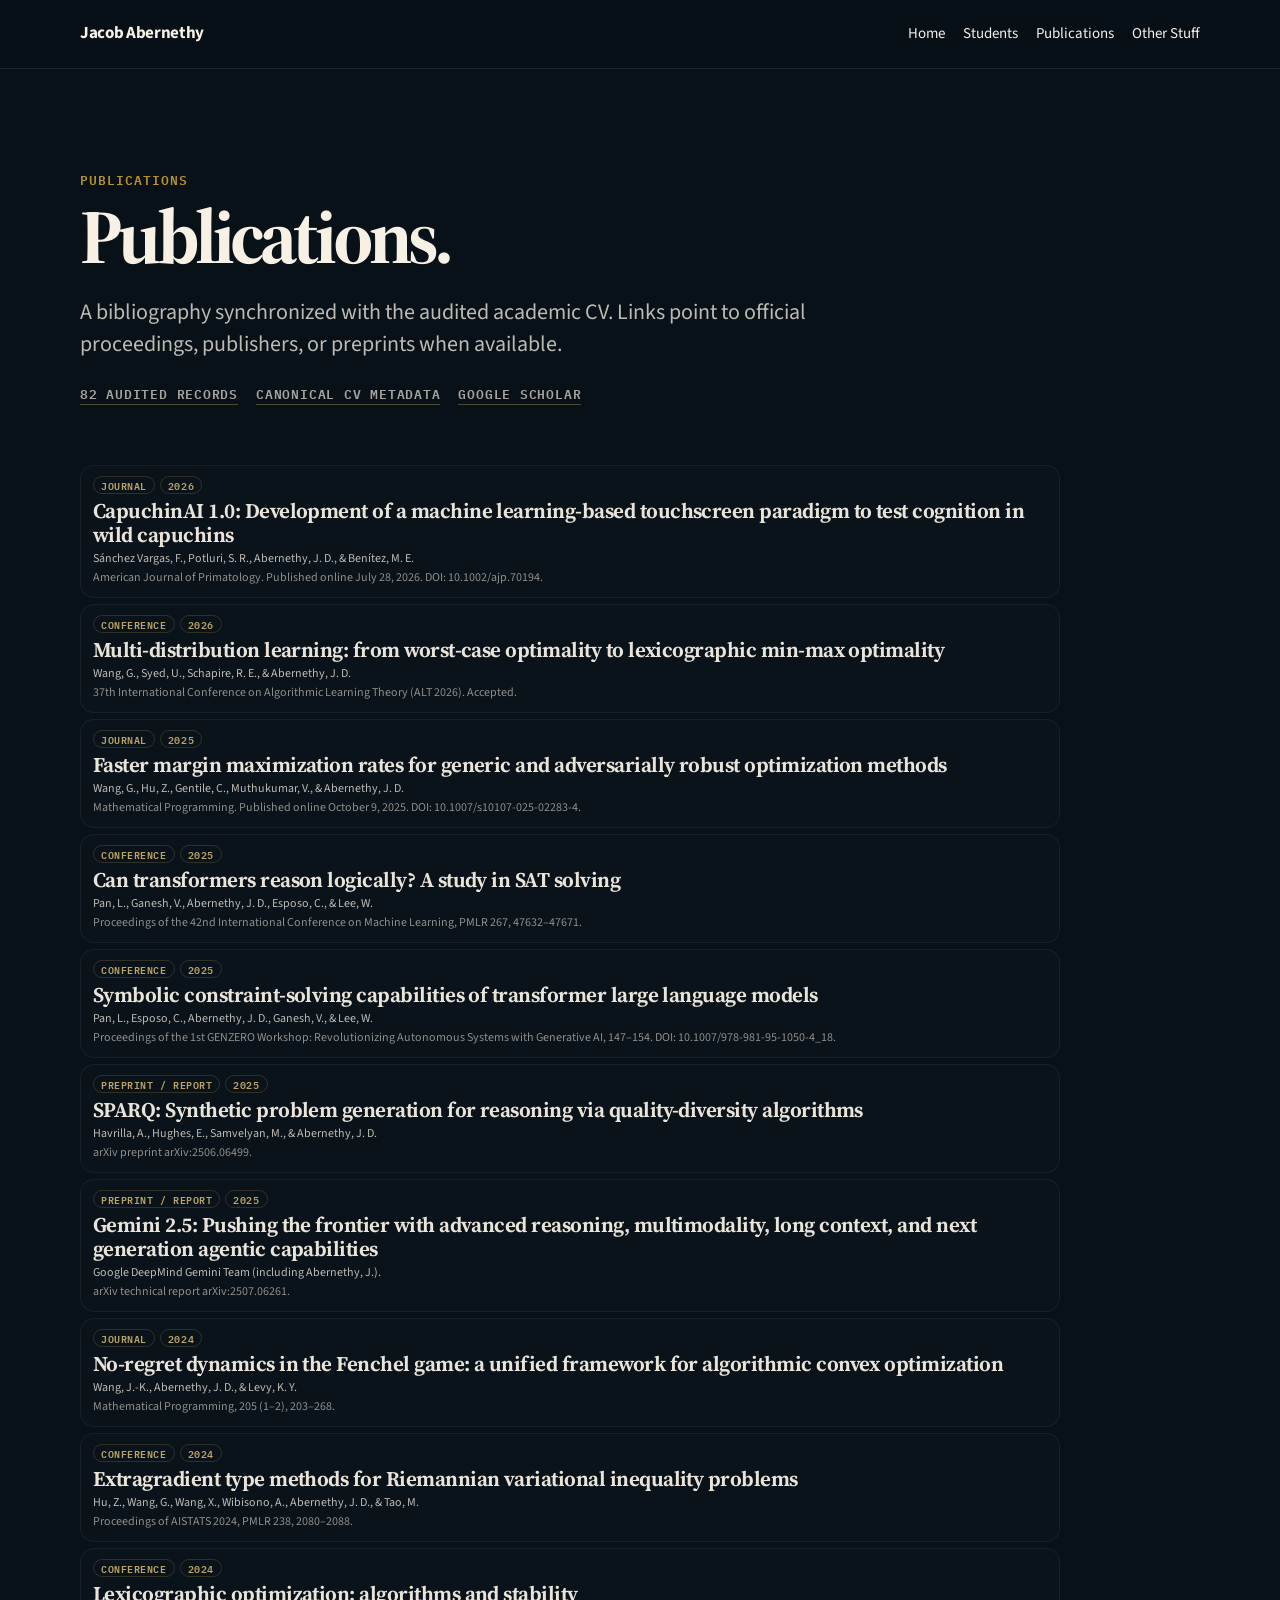
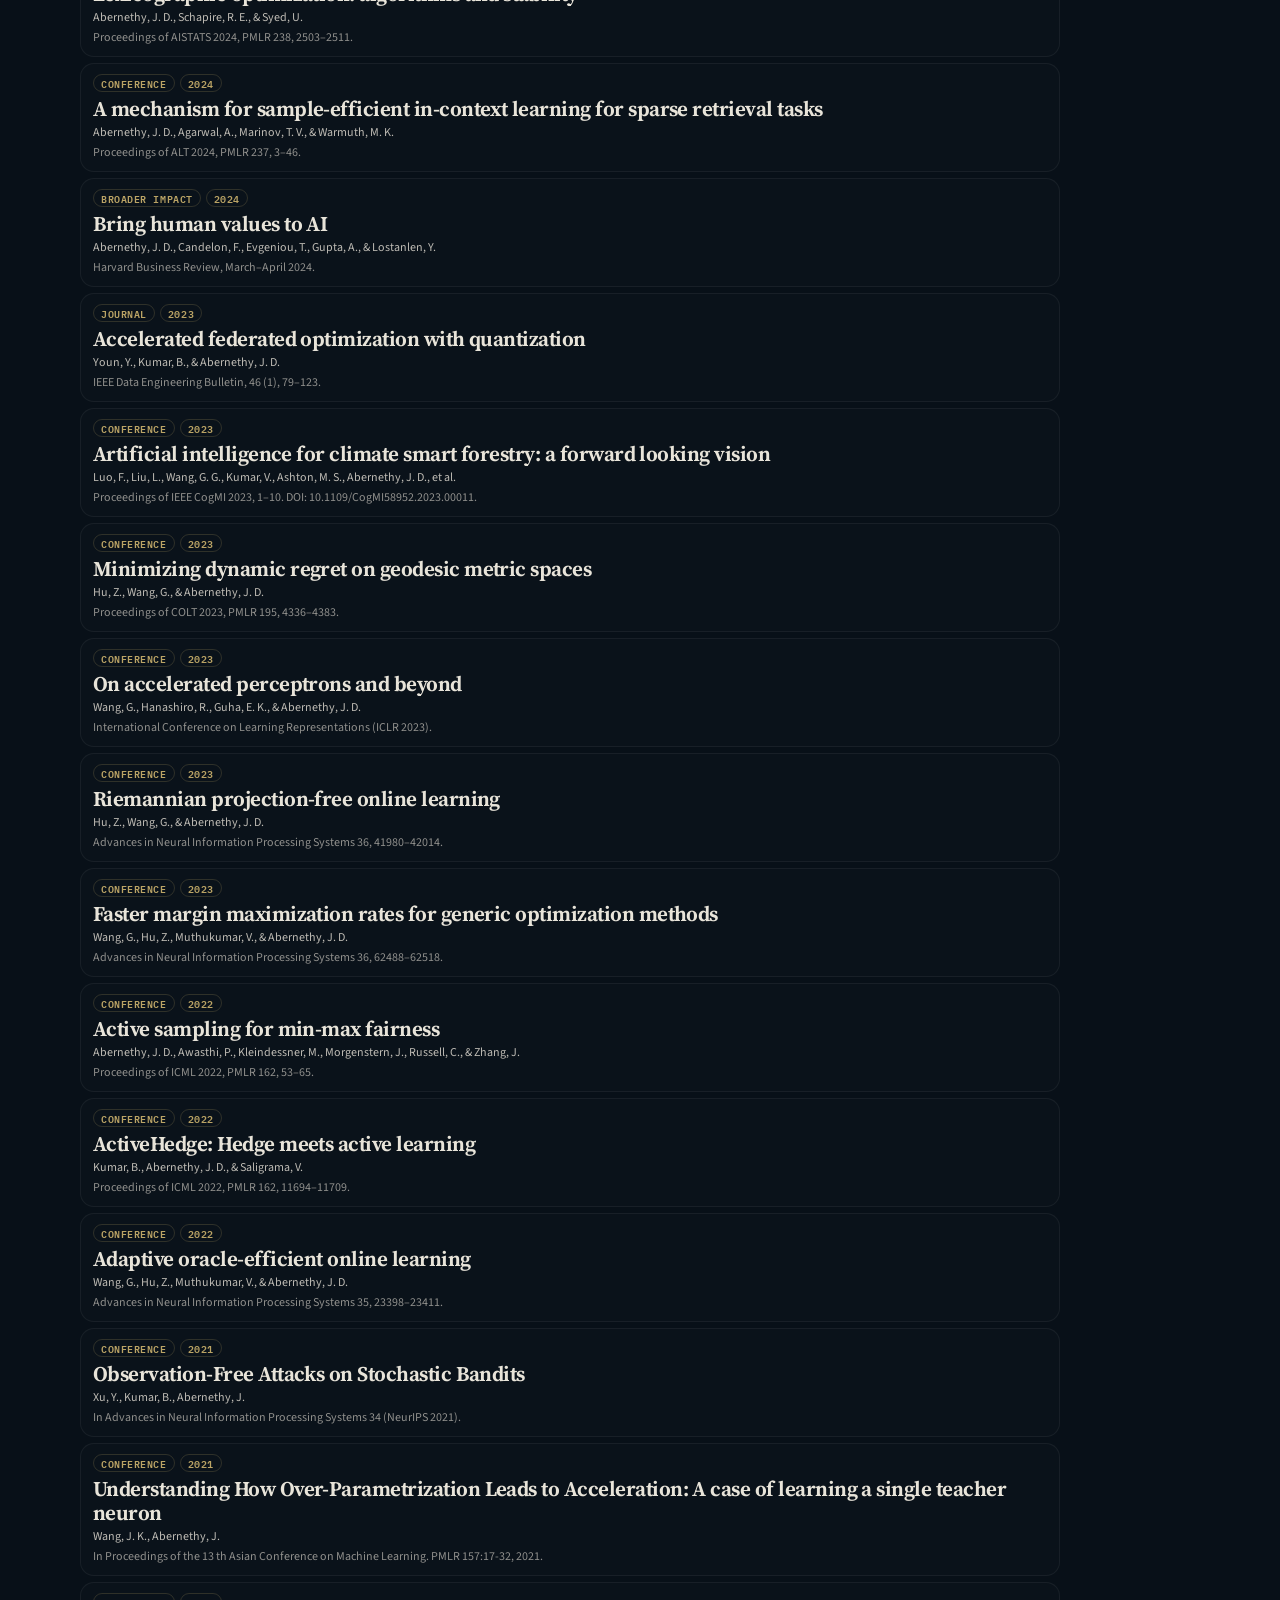
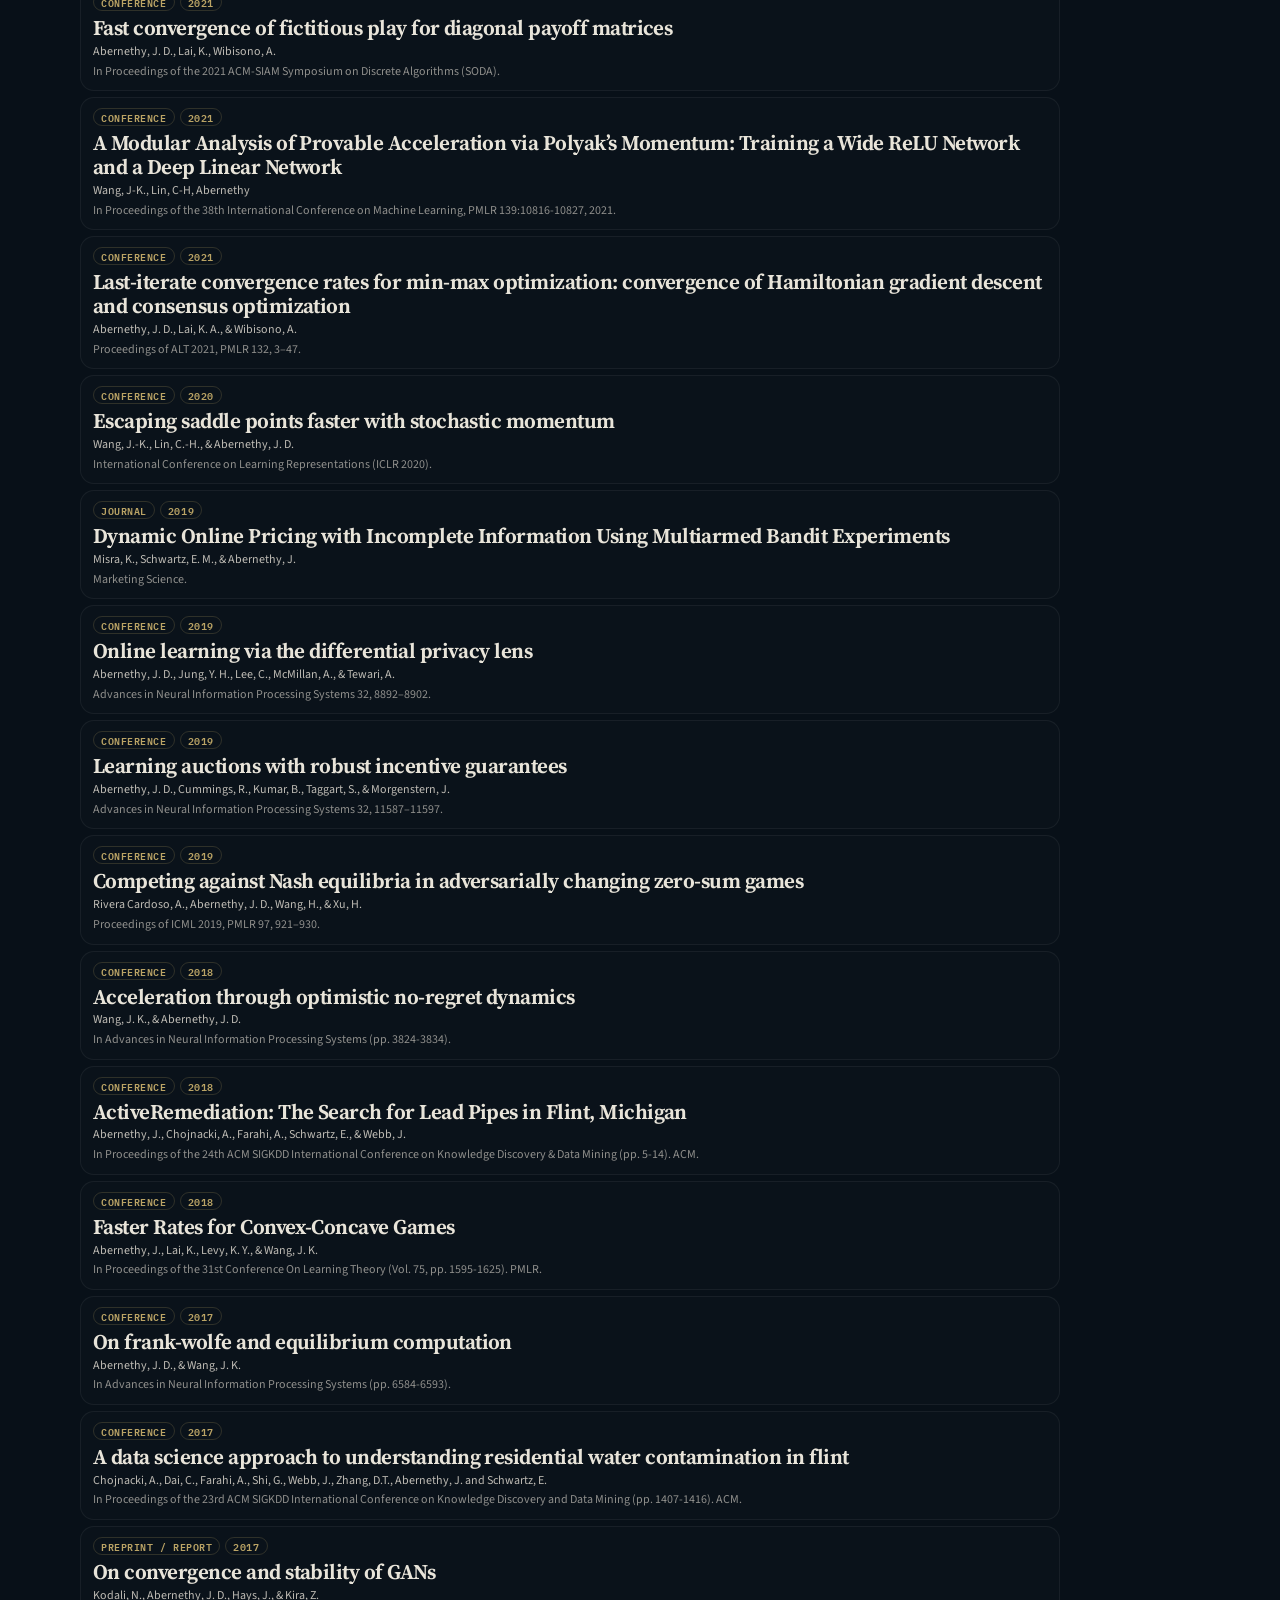
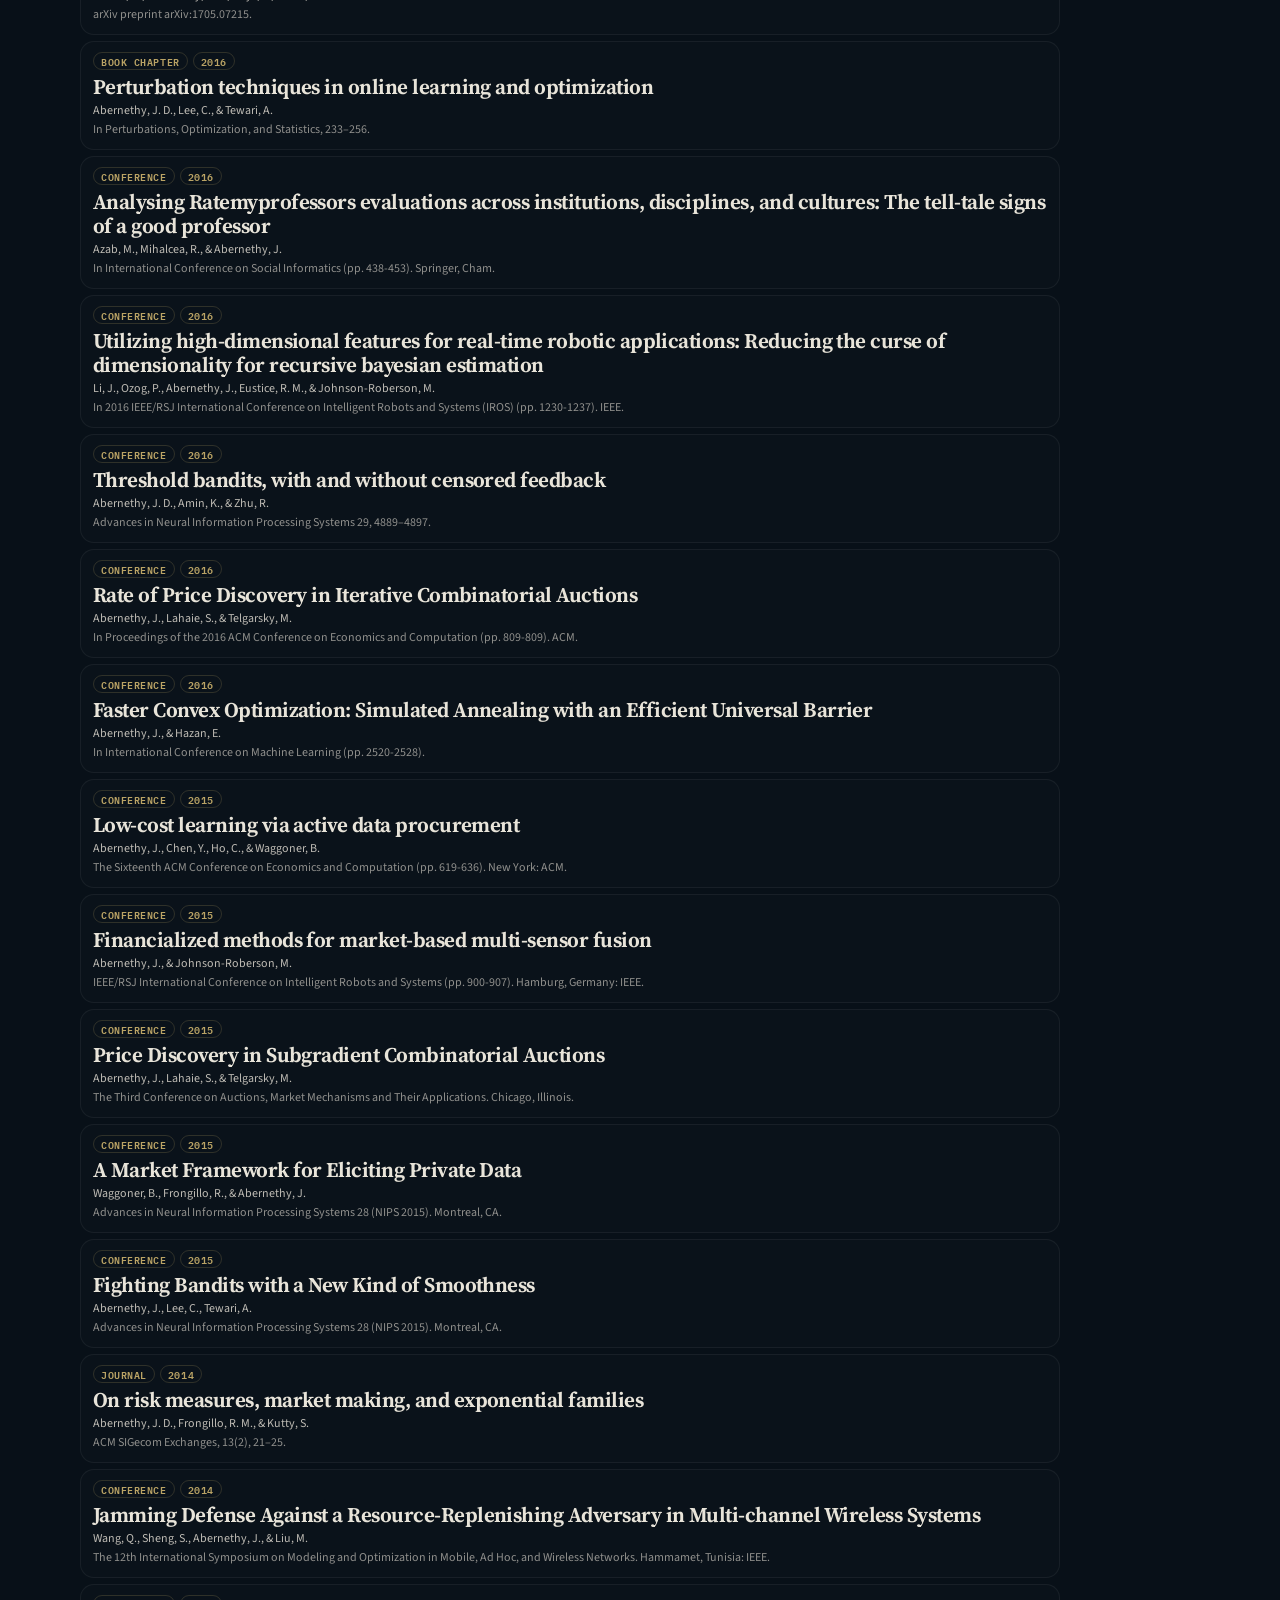
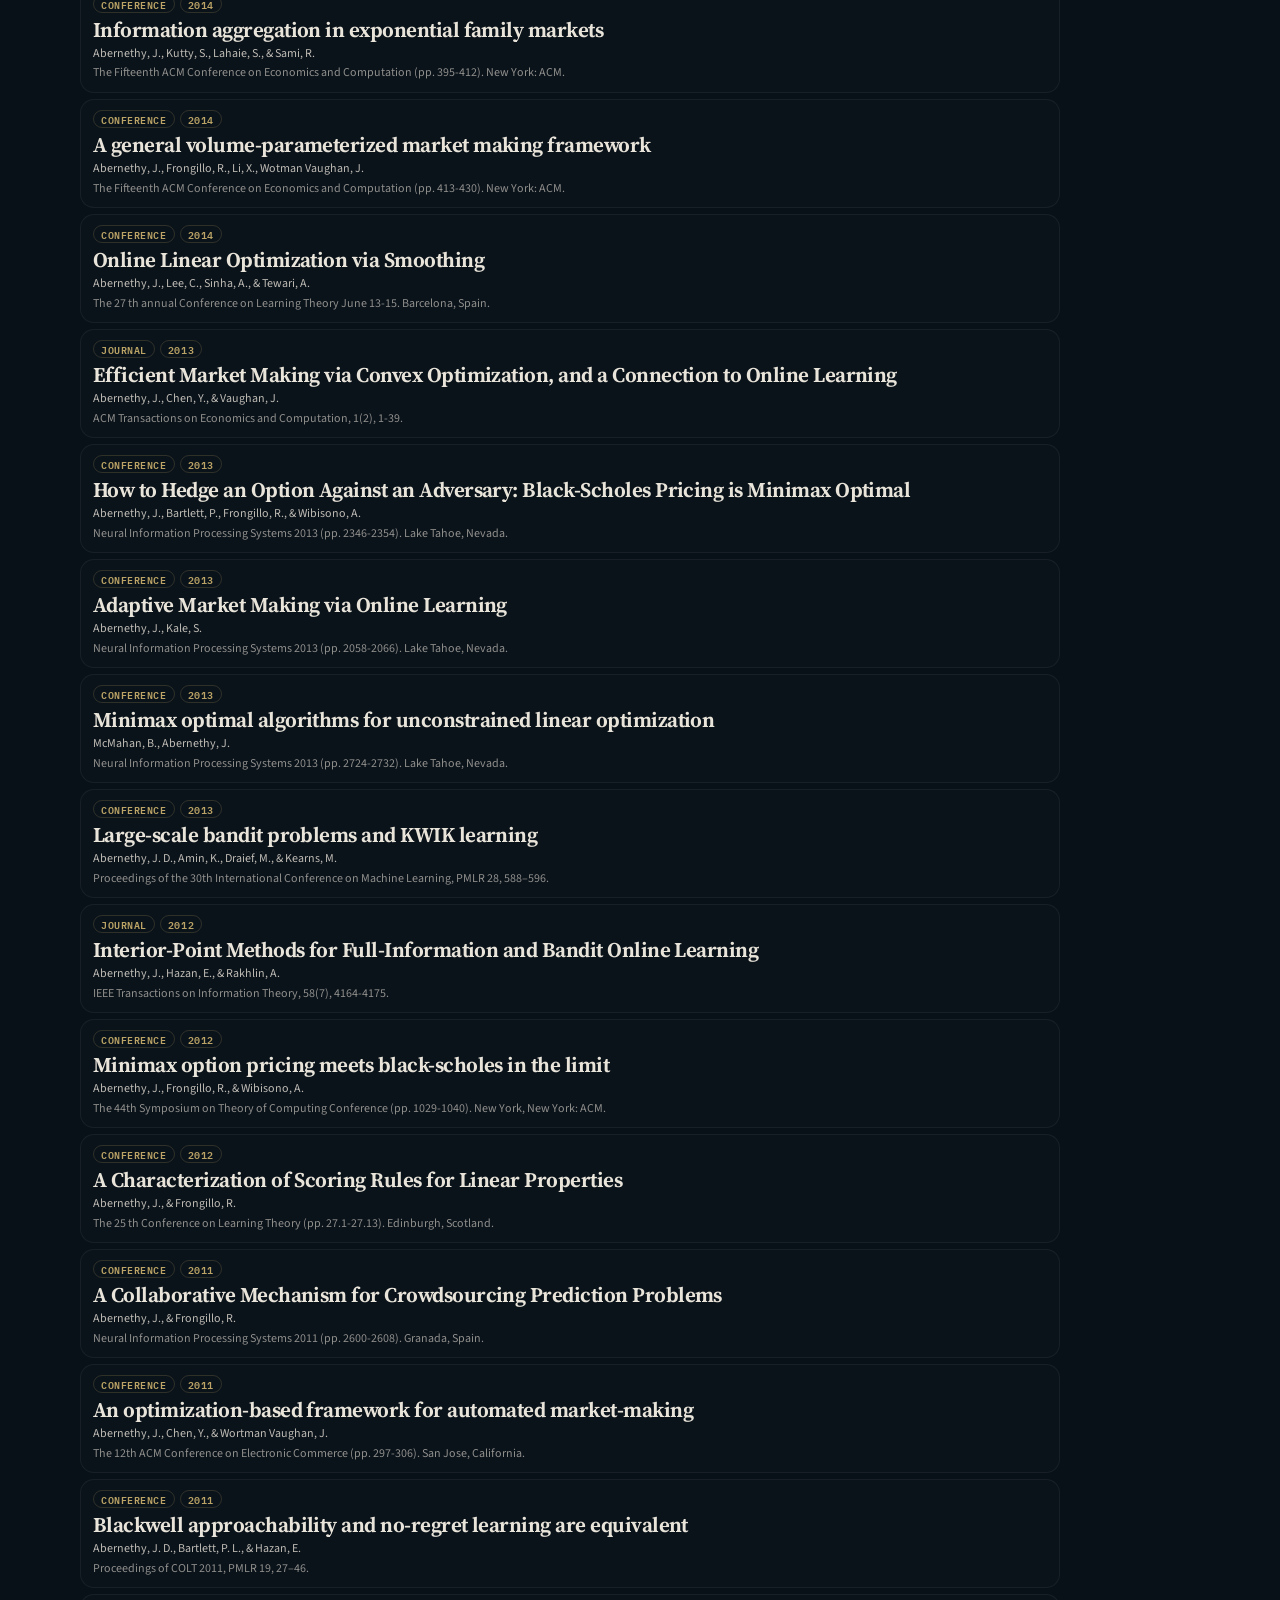
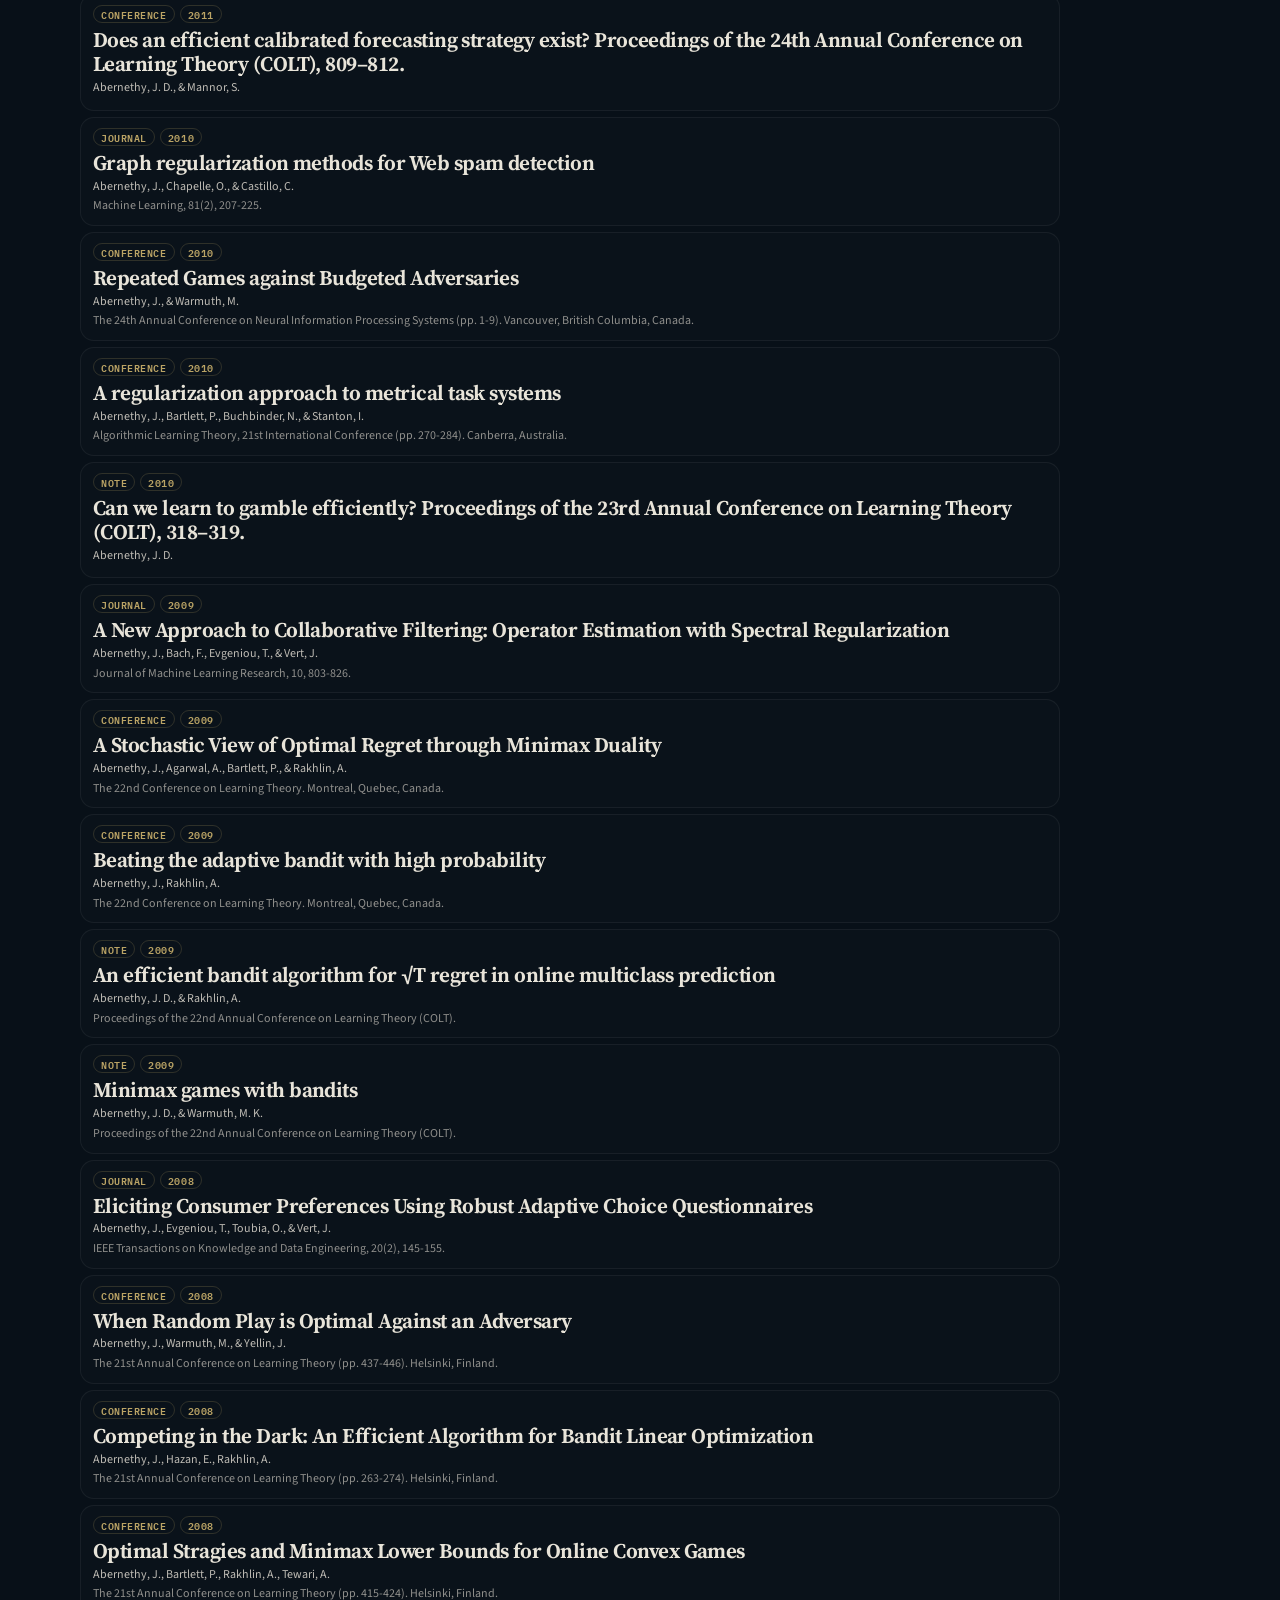
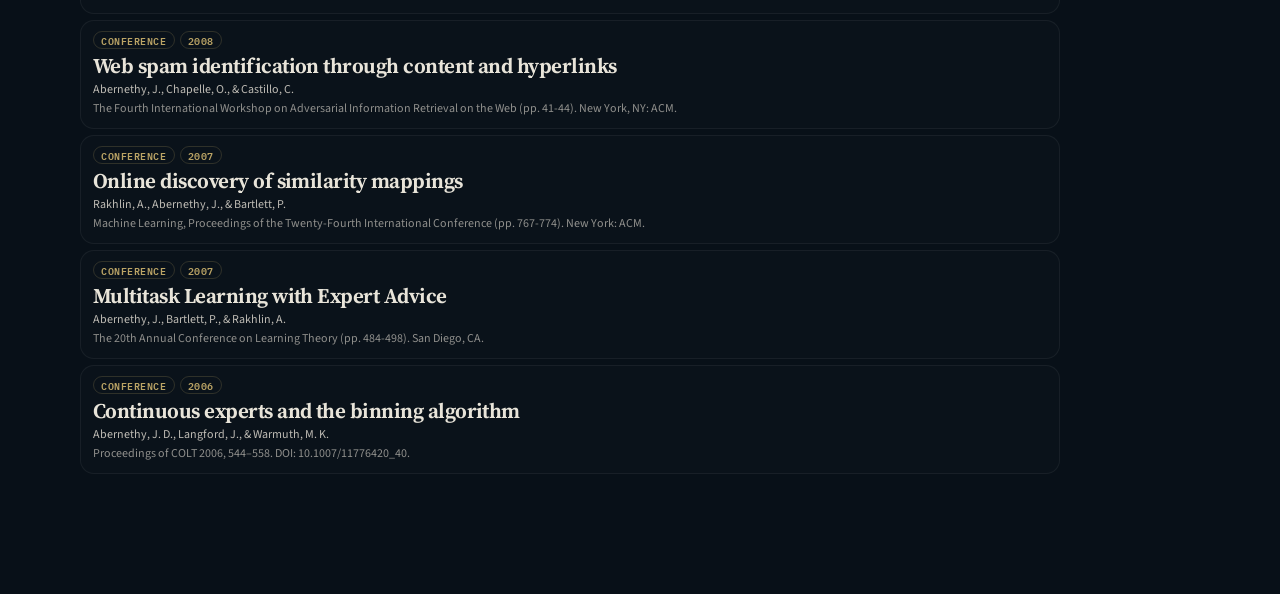
<file: publications/index.html>
<!DOCTYPE html><html lang="en"> <head><meta charset="UTF-8"><meta name="viewport" content="width=device-width, initial-scale=1.0"><meta name="description" content="Audited publications by Jacob Abernethy, with links to official versions when available."><title>Publications — Jacob Abernethy</title><link rel="preconnect" href="https://fonts.googleapis.com"><link rel="preconnect" href="https://fonts.gstatic.com" crossorigin><link href="https://fonts.googleapis.com/css2?family=Source+Sans+3:wght@300;400;500;600;700&family=Source+Serif+4:opsz,wght@8..60,400;8..60,600;8..60,700&family=IBM+Plex+Mono:wght@400;500;600&display=swap" rel="stylesheet"><style>:root{--ink: #071827;--muted: #5f6f82;--line: #dbe5ef;--paper: #fbfaf7;--paper-2: #f3f0e8;--gold: #b6922e;--navy: #071d3a;--blue: #3157d5;--violet: #533afd;--green: #0c7a5b;--white: #fff;--serif: "Source Serif 4", Georgia, serif;--sans: "Source Sans 3", system-ui, -apple-system, Segoe UI, sans-serif;--mono: "IBM Plex Mono", ui-monospace, SFMono-Regular, Menlo, monospace}*{box-sizing:border-box}html{scroll-behavior:smooth;overflow-x:hidden}body{margin:0;width:100%;max-width:100%;overflow-x:hidden;font-family:var(--sans);color:var(--ink);background:var(--paper);font-size:17px;line-height:1.62}img,video,canvas,svg{max-width:100%}a{color:inherit}.wrap{width:min(1120px,calc(100% - 40px));max-width:100%;margin:0 auto}.nav{position:sticky;top:0;z-index:10;backdrop-filter:blur(18px);background:color-mix(in srgb,var(--paper) 86%,transparent);border-bottom:1px solid color-mix(in srgb,var(--line),transparent 35%)}.nav-inner{min-height:68px;display:flex;align-items:center;justify-content:space-between;gap:24px}.brand{text-decoration:none;font-weight:700;letter-spacing:-.02em}.links{display:flex;gap:18px;align-items:center;font-size:15px;color:var(--muted)}.links a{text-decoration:none}.links a:hover,.links a.button.button{color:var(--ink)}.pill{display:inline-flex;align-items:center;gap:7px;padding:5px 10px;border:1px solid var(--line);border-radius:999px;font:500 12px/1 var(--mono);text-transform:uppercase;letter-spacing:.05em;color:var(--muted);background:color-mix(in srgb,white 65%,transparent)}.button{display:inline-flex;align-items:center;justify-content:center;gap:8px;min-height:42px;padding:9px 15px;border-radius:10px;text-decoration:none;border:1px solid var(--line);background:#fff;box-shadow:0 12px 30px #1e2d500f;font-weight:600}.button.primary{background:var(--ink);color:#fff;border-color:var(--ink)}.grid{display:grid;gap:18px}.card{background:color-mix(in srgb,white 82%,var(--paper));border:1px solid var(--line);border-radius:22px;padding:24px;box-shadow:0 24px 60px #1e2d5012}.section{padding:72px 0}.section-title{font-family:var(--serif);font-size:clamp(34px,5vw,58px);line-height:1;letter-spacing:-.045em;margin:0 0 18px}.lede{color:var(--muted);font-size:21px;line-height:1.45;max-width:780px}.kicker{font:600 13px/1 var(--mono);text-transform:uppercase;letter-spacing:.08em;color:var(--gold);margin-bottom:12px}.tag-row{display:flex;flex-wrap:wrap;gap:8px;margin-top:16px}.tag{border:1px solid var(--line);color:var(--muted);border-radius:999px;padding:4px 9px;font:500 12px/1.1 var(--mono);background:#ffffff85}.draft{border:1px solid #f1d389;background:#fff7dc;color:#604800;padding:9px 12px;border-radius:12px;font-size:14px}@media(max-width:760px){.wrap{width:min(100% - 28px,1120px)}.nav-inner{min-height:auto;padding:14px 0 10px;align-items:flex-start;flex-direction:column;gap:10px;min-width:0}.brand{font-size:16px}.links{display:flex;width:100%;min-width:0;gap:8px;flex-wrap:wrap;overflow:visible;padding:0;font-size:13px}.links::-webkit-scrollbar{display:none}.links a{flex:0 1 auto;min-width:0;max-width:100%;border:1px solid rgba(255,255,255,.14);border-radius:999px;padding:5px 9px;background:#ffffff0b;white-space:nowrap}.links a.button{min-height:0;padding:5px 10px;box-shadow:none;background:#ffffffeb;border-color:#ffffff2e}.section{padding:48px 0}.card{padding:18px}}
body.publications-page{background:#081018;color:#f7f1e5}body.publications-page .nav{background:#081018c7;border-color:#ffffff1a}body.publications-page .brand,body.publications-page .links a{color:#f7f1e5}body.publications-page .links a.button.button{color:var(--ink)}.pub-hero[data-astro-cid-5mquyiyq]{padding:92px 0 42px}.pub-hero[data-astro-cid-5mquyiyq] h1[data-astro-cid-5mquyiyq]{font-family:var(--serif);font-size:clamp(44px,6vw,80px);line-height:.92;letter-spacing:-.06em;max-width:980px;margin:14px 0 24px}.pub-hero[data-astro-cid-5mquyiyq] .lede[data-astro-cid-5mquyiyq]{max-width:760px;color:#f7f1e5c2;font-size:22px;line-height:1.46}.source-note[data-astro-cid-5mquyiyq]{display:flex;flex-wrap:wrap;gap:10px 18px;margin-top:28px;color:#f7f1e5a8;font:600 13px/1 var(--mono);text-transform:uppercase;letter-spacing:.06em}.source-note[data-astro-cid-5mquyiyq] span[data-astro-cid-5mquyiyq],.source-note[data-astro-cid-5mquyiyq] a[data-astro-cid-5mquyiyq]{border-bottom:1px solid rgba(216,189,114,.34);padding-bottom:3px;text-decoration:none;color:inherit}.source-note[data-astro-cid-5mquyiyq] a[data-astro-cid-5mquyiyq]:hover{color:#f7f1e5;border-color:#d8bd72cc}.pub-stream[data-astro-cid-5mquyiyq]{padding:18px 0 120px}.pub-list[data-astro-cid-5mquyiyq]{list-style:none;padding:0;margin:0;display:grid;gap:6px;max-width:980px}.pub-list[data-astro-cid-5mquyiyq] li[data-astro-cid-5mquyiyq]{border:1px solid rgba(255,255,255,.055);border-radius:14px;background:#ffffff03;padding:10px 12px;box-shadow:none}.pub-meta[data-astro-cid-5mquyiyq]{display:flex;flex-wrap:wrap;gap:5px;margin-bottom:5px}.pub-meta[data-astro-cid-5mquyiyq] span[data-astro-cid-5mquyiyq]{color:#d8bd72db;border:1px solid rgba(216,189,114,.18);border-radius:999px;padding:3px 7px;font:600 10px/1 var(--mono);text-transform:uppercase;letter-spacing:.055em}.pub-meta[data-astro-cid-5mquyiyq] .source[data-astro-cid-5mquyiyq]{color:#f7f1e585;border-color:#ffffff17}.pub-list[data-astro-cid-5mquyiyq] h2[data-astro-cid-5mquyiyq]{margin:0 0 4px;color:#f7f1e5f0;font-family:var(--serif);font-size:clamp(15px,1.7vw,21px);font-weight:650;line-height:1.14;letter-spacing:-.025em}.pub-list[data-astro-cid-5mquyiyq] h2[data-astro-cid-5mquyiyq] a[data-astro-cid-5mquyiyq]{color:inherit;text-decoration:none}.pub-list[data-astro-cid-5mquyiyq] h2[data-astro-cid-5mquyiyq] a[data-astro-cid-5mquyiyq]:hover{text-decoration:underline;text-decoration-color:#d8bd728c;text-underline-offset:4px}.pub-list[data-astro-cid-5mquyiyq] p[data-astro-cid-5mquyiyq]{margin:0;font-size:12px;line-height:1.38}.pub-list[data-astro-cid-5mquyiyq] .authors[data-astro-cid-5mquyiyq]{color:#f7f1e5c2;margin-bottom:3px}.pub-list[data-astro-cid-5mquyiyq] .venue[data-astro-cid-5mquyiyq]{color:#f7f1e58f}@media(max-width:820px){.pub-hero[data-astro-cid-5mquyiyq]{padding-top:62px}.pub-list[data-astro-cid-5mquyiyq]{gap:6px}.pub-list[data-astro-cid-5mquyiyq] li[data-astro-cid-5mquyiyq]{padding:10px 12px;border-radius:14px}.pub-list[data-astro-cid-5mquyiyq] h2[data-astro-cid-5mquyiyq]{font-size:17px}.pub-list[data-astro-cid-5mquyiyq] p[data-astro-cid-5mquyiyq]{font-size:12px}}
</style></head> <body class="publications-page">  <nav class="nav"> <div class="wrap nav-inner"> <a class="brand" href="/">Jacob Abernethy</a> <div class="links"> <a href="/">Home</a><a href="/students/">Students</a><a href="/publications/">Publications</a><a href="/other-stuff/">Other Stuff</a> </div> </div> </nav> <main data-astro-cid-5mquyiyq> <section class="wrap pub-hero" data-astro-cid-5mquyiyq> <p class="kicker" data-astro-cid-5mquyiyq>Publications</p> <h1 data-astro-cid-5mquyiyq>Publications.</h1> <p class="lede" data-astro-cid-5mquyiyq>A bibliography synchronized with the audited academic CV. Links point to official proceedings, publishers, or preprints when available.</p> <div class="source-note" data-astro-cid-5mquyiyq> <span data-astro-cid-5mquyiyq>82 audited records</span> <span data-astro-cid-5mquyiyq>Canonical CV metadata</span> <a href="https://scholar.google.com/citations?user=FDu4ciwAAAAJ&amp;hl=en" data-astro-cid-5mquyiyq>Google Scholar</a> </div> </section> <section class="wrap pub-stream" aria-label="Publication list" data-astro-cid-5mquyiyq> <ol class="pub-list" data-astro-cid-5mquyiyq> <li data-astro-cid-5mquyiyq> <div class="pub-meta" data-astro-cid-5mquyiyq> <span data-astro-cid-5mquyiyq>Journal</span> <span data-astro-cid-5mquyiyq>2026</span> </div> <h2 data-astro-cid-5mquyiyq><a href="https://doi.org/10.1002/ajp.70194" data-astro-cid-5mquyiyq>CapuchinAI 1.0: Development of a machine learning-based touchscreen paradigm to test cognition in wild capuchins</a></h2> <p class="authors" data-astro-cid-5mquyiyq>Sánchez Vargas, F., Potluri, S. R., Abernethy, J. D., &amp; Benítez, M. E.</p> <p class="venue" data-astro-cid-5mquyiyq>American Journal of Primatology. Published online July 28, 2026. DOI: 10.1002/ajp.70194.</p> </li><li data-astro-cid-5mquyiyq> <div class="pub-meta" data-astro-cid-5mquyiyq> <span data-astro-cid-5mquyiyq>Conference</span> <span data-astro-cid-5mquyiyq>2026</span> </div> <h2 data-astro-cid-5mquyiyq><a href="https://algorithmiclearningtheory.org/alt2026/accepted-papers" data-astro-cid-5mquyiyq>Multi-distribution learning: from worst-case optimality to lexicographic min-max optimality</a></h2> <p class="authors" data-astro-cid-5mquyiyq>Wang, G., Syed, U., Schapire, R. E., &amp; Abernethy, J. D.</p> <p class="venue" data-astro-cid-5mquyiyq>37th International Conference on Algorithmic Learning Theory (ALT 2026). Accepted.</p> </li><li data-astro-cid-5mquyiyq> <div class="pub-meta" data-astro-cid-5mquyiyq> <span data-astro-cid-5mquyiyq>Journal</span> <span data-astro-cid-5mquyiyq>2025</span> </div> <h2 data-astro-cid-5mquyiyq><a href="https://doi.org/10.1007/s10107-025-02283-4" data-astro-cid-5mquyiyq>Faster margin maximization rates for generic and adversarially robust optimization methods</a></h2> <p class="authors" data-astro-cid-5mquyiyq>Wang, G., Hu, Z., Gentile, C., Muthukumar, V., &amp; Abernethy, J. D.</p> <p class="venue" data-astro-cid-5mquyiyq>Mathematical Programming. Published online October 9, 2025. DOI: 10.1007/s10107-025-02283-4.</p> </li><li data-astro-cid-5mquyiyq> <div class="pub-meta" data-astro-cid-5mquyiyq> <span data-astro-cid-5mquyiyq>Conference</span> <span data-astro-cid-5mquyiyq>2025</span> </div> <h2 data-astro-cid-5mquyiyq><a href="https://proceedings.mlr.press/v267/pan25a.html" data-astro-cid-5mquyiyq>Can transformers reason logically? A study in SAT solving</a></h2> <p class="authors" data-astro-cid-5mquyiyq>Pan, L., Ganesh, V., Abernethy, J. D., Esposo, C., &amp; Lee, W.</p> <p class="venue" data-astro-cid-5mquyiyq>Proceedings of the 42nd International Conference on Machine Learning, PMLR 267, 47632–47671.</p> </li><li data-astro-cid-5mquyiyq> <div class="pub-meta" data-astro-cid-5mquyiyq> <span data-astro-cid-5mquyiyq>Conference</span> <span data-astro-cid-5mquyiyq>2025</span> </div> <h2 data-astro-cid-5mquyiyq><a href="https://doi.org/10.1007/978-981-95-1050-4_18" data-astro-cid-5mquyiyq>Symbolic constraint-solving capabilities of transformer large language models</a></h2> <p class="authors" data-astro-cid-5mquyiyq>Pan, L., Esposo, C., Abernethy, J. D., Ganesh, V., &amp; Lee, W.</p> <p class="venue" data-astro-cid-5mquyiyq>Proceedings of the 1st GENZERO Workshop: Revolutionizing Autonomous Systems with Generative AI, 147–154. DOI: 10.1007/978-981-95-1050-4_18.</p> </li><li data-astro-cid-5mquyiyq> <div class="pub-meta" data-astro-cid-5mquyiyq> <span data-astro-cid-5mquyiyq>Preprint / report</span> <span data-astro-cid-5mquyiyq>2025</span> </div> <h2 data-astro-cid-5mquyiyq><a href="https://arxiv.org/abs/2506.06499" data-astro-cid-5mquyiyq>SPARQ: Synthetic problem generation for reasoning via quality-diversity algorithms</a></h2> <p class="authors" data-astro-cid-5mquyiyq>Havrilla, A., Hughes, E., Samvelyan, M., &amp; Abernethy, J. D.</p> <p class="venue" data-astro-cid-5mquyiyq>arXiv preprint arXiv:2506.06499.</p> </li><li data-astro-cid-5mquyiyq> <div class="pub-meta" data-astro-cid-5mquyiyq> <span data-astro-cid-5mquyiyq>Preprint / report</span> <span data-astro-cid-5mquyiyq>2025</span> </div> <h2 data-astro-cid-5mquyiyq><a href="https://arxiv.org/abs/2507.06261" data-astro-cid-5mquyiyq>Gemini 2.5: Pushing the frontier with advanced reasoning, multimodality, long context, and next generation agentic capabilities</a></h2> <p class="authors" data-astro-cid-5mquyiyq>Google DeepMind Gemini Team (including Abernethy, J.).</p> <p class="venue" data-astro-cid-5mquyiyq>arXiv technical report arXiv:2507.06261.</p> </li><li data-astro-cid-5mquyiyq> <div class="pub-meta" data-astro-cid-5mquyiyq> <span data-astro-cid-5mquyiyq>Journal</span> <span data-astro-cid-5mquyiyq>2024</span> </div> <h2 data-astro-cid-5mquyiyq><a href="https://doi.org/10.1007/s10107-023-01976-y" data-astro-cid-5mquyiyq>No-regret dynamics in the Fenchel game: a unified framework for algorithmic convex optimization</a></h2> <p class="authors" data-astro-cid-5mquyiyq>Wang, J.-K., Abernethy, J. D., &amp; Levy, K. Y.</p> <p class="venue" data-astro-cid-5mquyiyq>Mathematical Programming, 205 (1–2), 203–268.</p> </li><li data-astro-cid-5mquyiyq> <div class="pub-meta" data-astro-cid-5mquyiyq> <span data-astro-cid-5mquyiyq>Conference</span> <span data-astro-cid-5mquyiyq>2024</span> </div> <h2 data-astro-cid-5mquyiyq><a href="https://proceedings.mlr.press/v238/hu24a.html" data-astro-cid-5mquyiyq>Extragradient type methods for Riemannian variational inequality problems</a></h2> <p class="authors" data-astro-cid-5mquyiyq>Hu, Z., Wang, G., Wang, X., Wibisono, A., Abernethy, J. D., &amp; Tao, M.</p> <p class="venue" data-astro-cid-5mquyiyq>Proceedings of AISTATS 2024, PMLR 238, 2080–2088.</p> </li><li data-astro-cid-5mquyiyq> <div class="pub-meta" data-astro-cid-5mquyiyq> <span data-astro-cid-5mquyiyq>Conference</span> <span data-astro-cid-5mquyiyq>2024</span> </div> <h2 data-astro-cid-5mquyiyq><a href="https://proceedings.mlr.press/v238/abernethy24a.html" data-astro-cid-5mquyiyq>Lexicographic optimization: algorithms and stability</a></h2> <p class="authors" data-astro-cid-5mquyiyq>Abernethy, J. D., Schapire, R. E., &amp; Syed, U.</p> <p class="venue" data-astro-cid-5mquyiyq>Proceedings of AISTATS 2024, PMLR 238, 2503–2511.</p> </li><li data-astro-cid-5mquyiyq> <div class="pub-meta" data-astro-cid-5mquyiyq> <span data-astro-cid-5mquyiyq>Conference</span> <span data-astro-cid-5mquyiyq>2024</span> </div> <h2 data-astro-cid-5mquyiyq><a href="https://proceedings.mlr.press/v237/abernethy24a.html" data-astro-cid-5mquyiyq>A mechanism for sample-efficient in-context learning for sparse retrieval tasks</a></h2> <p class="authors" data-astro-cid-5mquyiyq>Abernethy, J. D., Agarwal, A., Marinov, T. V., &amp; Warmuth, M. K.</p> <p class="venue" data-astro-cid-5mquyiyq>Proceedings of ALT 2024, PMLR 237, 3–46.</p> </li><li data-astro-cid-5mquyiyq> <div class="pub-meta" data-astro-cid-5mquyiyq> <span data-astro-cid-5mquyiyq>Broader impact</span> <span data-astro-cid-5mquyiyq>2024</span> </div> <h2 data-astro-cid-5mquyiyq><a href="https://hbr.org/2024/03/bring-human-values-to-ai" data-astro-cid-5mquyiyq>Bring human values to AI</a></h2> <p class="authors" data-astro-cid-5mquyiyq>Abernethy, J. D., Candelon, F., Evgeniou, T., Gupta, A., &amp; Lostanlen, Y.</p> <p class="venue" data-astro-cid-5mquyiyq>Harvard Business Review, March–April 2024.</p> </li><li data-astro-cid-5mquyiyq> <div class="pub-meta" data-astro-cid-5mquyiyq> <span data-astro-cid-5mquyiyq>Journal</span> <span data-astro-cid-5mquyiyq>2023</span> </div> <h2 data-astro-cid-5mquyiyq><a href="https://sites.computer.org/debull/A23mar/p79.pdf" data-astro-cid-5mquyiyq>Accelerated federated optimization with quantization</a></h2> <p class="authors" data-astro-cid-5mquyiyq>Youn, Y., Kumar, B., &amp; Abernethy, J. D.</p> <p class="venue" data-astro-cid-5mquyiyq>IEEE Data Engineering Bulletin, 46 (1), 79–123.</p> </li><li data-astro-cid-5mquyiyq> <div class="pub-meta" data-astro-cid-5mquyiyq> <span data-astro-cid-5mquyiyq>Conference</span> <span data-astro-cid-5mquyiyq>2023</span> </div> <h2 data-astro-cid-5mquyiyq><a href="https://doi.org/10.1109/CogMI58952.2023.00011" data-astro-cid-5mquyiyq>Artificial intelligence for climate smart forestry: a forward looking vision</a></h2> <p class="authors" data-astro-cid-5mquyiyq>Luo, F., Liu, L., Wang, G. G., Kumar, V., Ashton, M. S., Abernethy, J. D., et al.</p> <p class="venue" data-astro-cid-5mquyiyq>Proceedings of IEEE CogMI 2023, 1–10. DOI: 10.1109/CogMI58952.2023.00011.</p> </li><li data-astro-cid-5mquyiyq> <div class="pub-meta" data-astro-cid-5mquyiyq> <span data-astro-cid-5mquyiyq>Conference</span> <span data-astro-cid-5mquyiyq>2023</span> </div> <h2 data-astro-cid-5mquyiyq><a href="https://proceedings.mlr.press/v195/hu23a.html" data-astro-cid-5mquyiyq>Minimizing dynamic regret on geodesic metric spaces</a></h2> <p class="authors" data-astro-cid-5mquyiyq>Hu, Z., Wang, G., &amp; Abernethy, J. D.</p> <p class="venue" data-astro-cid-5mquyiyq>Proceedings of COLT 2023, PMLR 195, 4336–4383.</p> </li><li data-astro-cid-5mquyiyq> <div class="pub-meta" data-astro-cid-5mquyiyq> <span data-astro-cid-5mquyiyq>Conference</span> <span data-astro-cid-5mquyiyq>2023</span> </div> <h2 data-astro-cid-5mquyiyq><a href="https://openreview.net/forum?id=fYzLpCsGZVf" data-astro-cid-5mquyiyq>On accelerated perceptrons and beyond</a></h2> <p class="authors" data-astro-cid-5mquyiyq>Wang, G., Hanashiro, R., Guha, E. K., &amp; Abernethy, J. D.</p> <p class="venue" data-astro-cid-5mquyiyq>International Conference on Learning Representations (ICLR 2023).</p> </li><li data-astro-cid-5mquyiyq> <div class="pub-meta" data-astro-cid-5mquyiyq> <span data-astro-cid-5mquyiyq>Conference</span> <span data-astro-cid-5mquyiyq>2023</span> </div> <h2 data-astro-cid-5mquyiyq><a href="https://proceedings.neurips.cc/paper_files/paper/2023/hash/8305a0049227f7dd2bb91e11090f8cfa-Abstract-Conference.html" data-astro-cid-5mquyiyq>Riemannian projection-free online learning</a></h2> <p class="authors" data-astro-cid-5mquyiyq>Hu, Z., Wang, G., &amp; Abernethy, J. D.</p> <p class="venue" data-astro-cid-5mquyiyq>Advances in Neural Information Processing Systems 36, 41980–42014.</p> </li><li data-astro-cid-5mquyiyq> <div class="pub-meta" data-astro-cid-5mquyiyq> <span data-astro-cid-5mquyiyq>Conference</span> <span data-astro-cid-5mquyiyq>2023</span> </div> <h2 data-astro-cid-5mquyiyq><a href="https://proceedings.neurips.cc/paper_files/paper/2023/hash/c4cfdc27b46659e70a142ac249485a49-Abstract-Conference.html" data-astro-cid-5mquyiyq>Faster margin maximization rates for generic optimization methods</a></h2> <p class="authors" data-astro-cid-5mquyiyq>Wang, G., Hu, Z., Muthukumar, V., &amp; Abernethy, J. D.</p> <p class="venue" data-astro-cid-5mquyiyq>Advances in Neural Information Processing Systems 36, 62488–62518.</p> </li><li data-astro-cid-5mquyiyq> <div class="pub-meta" data-astro-cid-5mquyiyq> <span data-astro-cid-5mquyiyq>Conference</span> <span data-astro-cid-5mquyiyq>2022</span> </div> <h2 data-astro-cid-5mquyiyq><a href="https://proceedings.mlr.press/v162/abernethy22a.html" data-astro-cid-5mquyiyq>Active sampling for min-max fairness</a></h2> <p class="authors" data-astro-cid-5mquyiyq>Abernethy, J. D., Awasthi, P., Kleindessner, M., Morgenstern, J., Russell, C., &amp; Zhang, J.</p> <p class="venue" data-astro-cid-5mquyiyq>Proceedings of ICML 2022, PMLR 162, 53–65.</p> </li><li data-astro-cid-5mquyiyq> <div class="pub-meta" data-astro-cid-5mquyiyq> <span data-astro-cid-5mquyiyq>Conference</span> <span data-astro-cid-5mquyiyq>2022</span> </div> <h2 data-astro-cid-5mquyiyq><a href="https://proceedings.mlr.press/v162/kumar22a.html" data-astro-cid-5mquyiyq>ActiveHedge: Hedge meets active learning</a></h2> <p class="authors" data-astro-cid-5mquyiyq>Kumar, B., Abernethy, J. D., &amp; Saligrama, V.</p> <p class="venue" data-astro-cid-5mquyiyq>Proceedings of ICML 2022, PMLR 162, 11694–11709.</p> </li><li data-astro-cid-5mquyiyq> <div class="pub-meta" data-astro-cid-5mquyiyq> <span data-astro-cid-5mquyiyq>Conference</span> <span data-astro-cid-5mquyiyq>2022</span> </div> <h2 data-astro-cid-5mquyiyq><a href="https://proceedings.neurips.cc/paper_files/paper/2022/hash/948106cb5a114684a64c89a1e517e3fe-Abstract-Conference.html" data-astro-cid-5mquyiyq>Adaptive oracle-efficient online learning</a></h2> <p class="authors" data-astro-cid-5mquyiyq>Wang, G., Hu, Z., Muthukumar, V., &amp; Abernethy, J. D.</p> <p class="venue" data-astro-cid-5mquyiyq>Advances in Neural Information Processing Systems 35, 23398–23411.</p> </li><li data-astro-cid-5mquyiyq> <div class="pub-meta" data-astro-cid-5mquyiyq> <span data-astro-cid-5mquyiyq>Conference</span> <span data-astro-cid-5mquyiyq>2021</span> </div> <h2 data-astro-cid-5mquyiyq>Observation-Free Attacks on Stochastic Bandits</h2> <p class="authors" data-astro-cid-5mquyiyq>Xu, Y., Kumar, B., Abernethy, J.</p> <p class="venue" data-astro-cid-5mquyiyq>In Advances in Neural Information Processing Systems 34 (NeurIPS 2021).</p> </li><li data-astro-cid-5mquyiyq> <div class="pub-meta" data-astro-cid-5mquyiyq> <span data-astro-cid-5mquyiyq>Conference</span> <span data-astro-cid-5mquyiyq>2021</span> </div> <h2 data-astro-cid-5mquyiyq>Understanding How Over-Parametrization Leads to Acceleration: A case of learning a single teacher neuron</h2> <p class="authors" data-astro-cid-5mquyiyq>Wang, J. K., Abernethy, J.</p> <p class="venue" data-astro-cid-5mquyiyq>In Proceedings of the 13 th Asian Conference on Machine Learning. PMLR 157:17-32, 2021.</p> </li><li data-astro-cid-5mquyiyq> <div class="pub-meta" data-astro-cid-5mquyiyq> <span data-astro-cid-5mquyiyq>Conference</span> <span data-astro-cid-5mquyiyq>2021</span> </div> <h2 data-astro-cid-5mquyiyq>Fast convergence of fictitious play for diagonal payoff matrices</h2> <p class="authors" data-astro-cid-5mquyiyq>Abernethy, J. D., Lai, K., Wibisono, A.</p> <p class="venue" data-astro-cid-5mquyiyq>In Proceedings of the 2021 ACM-SIAM Symposium on Discrete Algorithms (SODA).</p> </li><li data-astro-cid-5mquyiyq> <div class="pub-meta" data-astro-cid-5mquyiyq> <span data-astro-cid-5mquyiyq>Conference</span> <span data-astro-cid-5mquyiyq>2021</span> </div> <h2 data-astro-cid-5mquyiyq>A Modular Analysis of Provable Acceleration via Polyak’s Momentum: Training a Wide ReLU Network and a Deep Linear Network</h2> <p class="authors" data-astro-cid-5mquyiyq>Wang, J-K., Lin, C-H, Abernethy</p> <p class="venue" data-astro-cid-5mquyiyq>In Proceedings of the 38th International Conference on Machine Learning, PMLR 139:10816-10827, 2021.</p> </li><li data-astro-cid-5mquyiyq> <div class="pub-meta" data-astro-cid-5mquyiyq> <span data-astro-cid-5mquyiyq>Conference</span> <span data-astro-cid-5mquyiyq>2021</span> </div> <h2 data-astro-cid-5mquyiyq><a href="https://proceedings.mlr.press/v132/abernethy21a.html" data-astro-cid-5mquyiyq>Last-iterate convergence rates for min-max optimization: convergence of Hamiltonian gradient descent and consensus optimization</a></h2> <p class="authors" data-astro-cid-5mquyiyq>Abernethy, J. D., Lai, K. A., &amp; Wibisono, A.</p> <p class="venue" data-astro-cid-5mquyiyq>Proceedings of ALT 2021, PMLR 132, 3–47.</p> </li><li data-astro-cid-5mquyiyq> <div class="pub-meta" data-astro-cid-5mquyiyq> <span data-astro-cid-5mquyiyq>Conference</span> <span data-astro-cid-5mquyiyq>2020</span> </div> <h2 data-astro-cid-5mquyiyq><a href="https://openreview.net/forum?id=rkeNfp4tPr" data-astro-cid-5mquyiyq>Escaping saddle points faster with stochastic momentum</a></h2> <p class="authors" data-astro-cid-5mquyiyq>Wang, J.-K., Lin, C.-H., &amp; Abernethy, J. D.</p> <p class="venue" data-astro-cid-5mquyiyq>International Conference on Learning Representations (ICLR 2020).</p> </li><li data-astro-cid-5mquyiyq> <div class="pub-meta" data-astro-cid-5mquyiyq> <span data-astro-cid-5mquyiyq>Journal</span> <span data-astro-cid-5mquyiyq>2019</span> </div> <h2 data-astro-cid-5mquyiyq>Dynamic Online Pricing with Incomplete Information Using Multiarmed Bandit Experiments</h2> <p class="authors" data-astro-cid-5mquyiyq>Misra, K., Schwartz, E. M., &amp; Abernethy, J.</p> <p class="venue" data-astro-cid-5mquyiyq>Marketing Science.</p> </li><li data-astro-cid-5mquyiyq> <div class="pub-meta" data-astro-cid-5mquyiyq> <span data-astro-cid-5mquyiyq>Conference</span> <span data-astro-cid-5mquyiyq>2019</span> </div> <h2 data-astro-cid-5mquyiyq><a href="https://proceedings.neurips.cc/paper/2019/hash/c36b1132ac829ece87dda55d77ac06a4-Abstract.html" data-astro-cid-5mquyiyq>Online learning via the differential privacy lens</a></h2> <p class="authors" data-astro-cid-5mquyiyq>Abernethy, J. D., Jung, Y. H., Lee, C., McMillan, A., &amp; Tewari, A.</p> <p class="venue" data-astro-cid-5mquyiyq>Advances in Neural Information Processing Systems 32, 8892–8902.</p> </li><li data-astro-cid-5mquyiyq> <div class="pub-meta" data-astro-cid-5mquyiyq> <span data-astro-cid-5mquyiyq>Conference</span> <span data-astro-cid-5mquyiyq>2019</span> </div> <h2 data-astro-cid-5mquyiyq><a href="https://proceedings.neurips.cc/paper/2019/hash/c14a2a57ead18f3532a5a8949382c536-Abstract.html" data-astro-cid-5mquyiyq>Learning auctions with robust incentive guarantees</a></h2> <p class="authors" data-astro-cid-5mquyiyq>Abernethy, J. D., Cummings, R., Kumar, B., Taggart, S., &amp; Morgenstern, J.</p> <p class="venue" data-astro-cid-5mquyiyq>Advances in Neural Information Processing Systems 32, 11587–11597.</p> </li><li data-astro-cid-5mquyiyq> <div class="pub-meta" data-astro-cid-5mquyiyq> <span data-astro-cid-5mquyiyq>Conference</span> <span data-astro-cid-5mquyiyq>2019</span> </div> <h2 data-astro-cid-5mquyiyq><a href="https://proceedings.mlr.press/v97/cardoso19a.html" data-astro-cid-5mquyiyq>Competing against Nash equilibria in adversarially changing zero-sum games</a></h2> <p class="authors" data-astro-cid-5mquyiyq>Rivera Cardoso, A., Abernethy, J. D., Wang, H., &amp; Xu, H.</p> <p class="venue" data-astro-cid-5mquyiyq>Proceedings of ICML 2019, PMLR 97, 921–930.</p> </li><li data-astro-cid-5mquyiyq> <div class="pub-meta" data-astro-cid-5mquyiyq> <span data-astro-cid-5mquyiyq>Conference</span> <span data-astro-cid-5mquyiyq>2018</span> </div> <h2 data-astro-cid-5mquyiyq>Acceleration through optimistic no-regret dynamics</h2> <p class="authors" data-astro-cid-5mquyiyq>Wang, J. K., &amp; Abernethy, J. D.</p> <p class="venue" data-astro-cid-5mquyiyq>In Advances in Neural Information Processing Systems (pp. 3824-3834).</p> </li><li data-astro-cid-5mquyiyq> <div class="pub-meta" data-astro-cid-5mquyiyq> <span data-astro-cid-5mquyiyq>Conference</span> <span data-astro-cid-5mquyiyq>2018</span> </div> <h2 data-astro-cid-5mquyiyq>ActiveRemediation: The Search for Lead Pipes in Flint, Michigan</h2> <p class="authors" data-astro-cid-5mquyiyq>Abernethy, J., Chojnacki, A., Farahi, A., Schwartz, E., &amp; Webb, J.</p> <p class="venue" data-astro-cid-5mquyiyq>In Proceedings of the 24th ACM SIGKDD International Conference on Knowledge Discovery &amp; Data Mining (pp. 5-14). ACM.</p> </li><li data-astro-cid-5mquyiyq> <div class="pub-meta" data-astro-cid-5mquyiyq> <span data-astro-cid-5mquyiyq>Conference</span> <span data-astro-cid-5mquyiyq>2018</span> </div> <h2 data-astro-cid-5mquyiyq>Faster Rates for Convex-Concave Games</h2> <p class="authors" data-astro-cid-5mquyiyq>Abernethy, J., Lai, K., Levy, K. Y., &amp; Wang, J. K.</p> <p class="venue" data-astro-cid-5mquyiyq>In Proceedings of the 31st Conference On Learning Theory (Vol. 75, pp. 1595-1625). PMLR.</p> </li><li data-astro-cid-5mquyiyq> <div class="pub-meta" data-astro-cid-5mquyiyq> <span data-astro-cid-5mquyiyq>Conference</span> <span data-astro-cid-5mquyiyq>2017</span> </div> <h2 data-astro-cid-5mquyiyq>On frank-wolfe and equilibrium computation</h2> <p class="authors" data-astro-cid-5mquyiyq>Abernethy, J. D., &amp; Wang, J. K.</p> <p class="venue" data-astro-cid-5mquyiyq>In Advances in Neural Information Processing Systems (pp. 6584-6593).</p> </li><li data-astro-cid-5mquyiyq> <div class="pub-meta" data-astro-cid-5mquyiyq> <span data-astro-cid-5mquyiyq>Conference</span> <span data-astro-cid-5mquyiyq>2017</span> </div> <h2 data-astro-cid-5mquyiyq>A data science approach to understanding residential water contamination in flint</h2> <p class="authors" data-astro-cid-5mquyiyq>Chojnacki, A., Dai, C., Farahi, A., Shi, G., Webb, J., Zhang, D.T., Abernethy, J. and Schwartz, E.</p> <p class="venue" data-astro-cid-5mquyiyq>In Proceedings of the 23rd ACM SIGKDD International Conference on Knowledge Discovery and Data Mining (pp. 1407-1416). ACM.</p> </li><li data-astro-cid-5mquyiyq> <div class="pub-meta" data-astro-cid-5mquyiyq> <span data-astro-cid-5mquyiyq>Preprint / report</span> <span data-astro-cid-5mquyiyq>2017</span> </div> <h2 data-astro-cid-5mquyiyq><a href="https://arxiv.org/abs/1705.07215" data-astro-cid-5mquyiyq>On convergence and stability of GANs</a></h2> <p class="authors" data-astro-cid-5mquyiyq>Kodali, N., Abernethy, J. D., Hays, J., &amp; Kira, Z.</p> <p class="venue" data-astro-cid-5mquyiyq>arXiv preprint arXiv:1705.07215.</p> </li><li data-astro-cid-5mquyiyq> <div class="pub-meta" data-astro-cid-5mquyiyq> <span data-astro-cid-5mquyiyq>Book chapter</span> <span data-astro-cid-5mquyiyq>2016</span> </div> <h2 data-astro-cid-5mquyiyq>Perturbation techniques in online learning and optimization</h2> <p class="authors" data-astro-cid-5mquyiyq>Abernethy, J. D., Lee, C., &amp; Tewari, A.</p> <p class="venue" data-astro-cid-5mquyiyq>In Perturbations, Optimization, and Statistics, 233–256.</p> </li><li data-astro-cid-5mquyiyq> <div class="pub-meta" data-astro-cid-5mquyiyq> <span data-astro-cid-5mquyiyq>Conference</span> <span data-astro-cid-5mquyiyq>2016</span> </div> <h2 data-astro-cid-5mquyiyq>Analysing Ratemyprofessors evaluations across institutions, disciplines, and cultures: The tell-tale signs of a good professor</h2> <p class="authors" data-astro-cid-5mquyiyq>Azab, M., Mihalcea, R., &amp; Abernethy, J.</p> <p class="venue" data-astro-cid-5mquyiyq>In International Conference on Social Informatics (pp. 438-453). Springer, Cham.</p> </li><li data-astro-cid-5mquyiyq> <div class="pub-meta" data-astro-cid-5mquyiyq> <span data-astro-cid-5mquyiyq>Conference</span> <span data-astro-cid-5mquyiyq>2016</span> </div> <h2 data-astro-cid-5mquyiyq>Utilizing high-dimensional features for real-time robotic applications: Reducing the curse of dimensionality for recursive bayesian estimation</h2> <p class="authors" data-astro-cid-5mquyiyq>Li, J., Ozog, P., Abernethy, J., Eustice, R. M., &amp; Johnson-Roberson, M.</p> <p class="venue" data-astro-cid-5mquyiyq>In 2016 IEEE/RSJ International Conference on Intelligent Robots and Systems (IROS) (pp. 1230-1237). IEEE.</p> </li><li data-astro-cid-5mquyiyq> <div class="pub-meta" data-astro-cid-5mquyiyq> <span data-astro-cid-5mquyiyq>Conference</span> <span data-astro-cid-5mquyiyq>2016</span> </div> <h2 data-astro-cid-5mquyiyq><a href="https://proceedings.neurips.cc/paper/2016/hash/0bf727e907c5fc9d5356f11e4c45d613-Abstract.html" data-astro-cid-5mquyiyq>Threshold bandits, with and without censored feedback</a></h2> <p class="authors" data-astro-cid-5mquyiyq>Abernethy, J. D., Amin, K., &amp; Zhu, R.</p> <p class="venue" data-astro-cid-5mquyiyq>Advances in Neural Information Processing Systems 29, 4889–4897.</p> </li><li data-astro-cid-5mquyiyq> <div class="pub-meta" data-astro-cid-5mquyiyq> <span data-astro-cid-5mquyiyq>Conference</span> <span data-astro-cid-5mquyiyq>2016</span> </div> <h2 data-astro-cid-5mquyiyq>Rate of Price Discovery in Iterative Combinatorial Auctions</h2> <p class="authors" data-astro-cid-5mquyiyq>Abernethy, J., Lahaie, S., &amp; Telgarsky, M.</p> <p class="venue" data-astro-cid-5mquyiyq>In Proceedings of the 2016 ACM Conference on Economics and Computation (pp. 809-809). ACM.</p> </li><li data-astro-cid-5mquyiyq> <div class="pub-meta" data-astro-cid-5mquyiyq> <span data-astro-cid-5mquyiyq>Conference</span> <span data-astro-cid-5mquyiyq>2016</span> </div> <h2 data-astro-cid-5mquyiyq>Faster Convex Optimization: Simulated Annealing with an Efficient Universal Barrier</h2> <p class="authors" data-astro-cid-5mquyiyq>Abernethy, J., &amp; Hazan, E.</p> <p class="venue" data-astro-cid-5mquyiyq>In International Conference on Machine Learning (pp. 2520-2528).</p> </li><li data-astro-cid-5mquyiyq> <div class="pub-meta" data-astro-cid-5mquyiyq> <span data-astro-cid-5mquyiyq>Conference</span> <span data-astro-cid-5mquyiyq>2015</span> </div> <h2 data-astro-cid-5mquyiyq>Low-cost learning via active data procurement</h2> <p class="authors" data-astro-cid-5mquyiyq>Abernethy, J., Chen, Y., Ho, C., &amp; Waggoner, B.</p> <p class="venue" data-astro-cid-5mquyiyq>The Sixteenth ACM Conference on Economics and Computation (pp. 619-636). New York: ACM.</p> </li><li data-astro-cid-5mquyiyq> <div class="pub-meta" data-astro-cid-5mquyiyq> <span data-astro-cid-5mquyiyq>Conference</span> <span data-astro-cid-5mquyiyq>2015</span> </div> <h2 data-astro-cid-5mquyiyq>Financialized methods for market-based multi-sensor fusion</h2> <p class="authors" data-astro-cid-5mquyiyq>Abernethy, J., &amp; Johnson-Roberson, M.</p> <p class="venue" data-astro-cid-5mquyiyq>IEEE/RSJ International Conference on Intelligent Robots and Systems (pp. 900-907). Hamburg, Germany: IEEE.</p> </li><li data-astro-cid-5mquyiyq> <div class="pub-meta" data-astro-cid-5mquyiyq> <span data-astro-cid-5mquyiyq>Conference</span> <span data-astro-cid-5mquyiyq>2015</span> </div> <h2 data-astro-cid-5mquyiyq>Price Discovery in Subgradient Combinatorial Auctions</h2> <p class="authors" data-astro-cid-5mquyiyq>Abernethy, J., Lahaie, S., &amp; Telgarsky, M.</p> <p class="venue" data-astro-cid-5mquyiyq>The Third Conference on Auctions, Market Mechanisms and Their Applications. Chicago, Illinois.</p> </li><li data-astro-cid-5mquyiyq> <div class="pub-meta" data-astro-cid-5mquyiyq> <span data-astro-cid-5mquyiyq>Conference</span> <span data-astro-cid-5mquyiyq>2015</span> </div> <h2 data-astro-cid-5mquyiyq>A Market Framework for Eliciting Private Data</h2> <p class="authors" data-astro-cid-5mquyiyq>Waggoner, B., Frongillo, R., &amp; Abernethy, J.</p> <p class="venue" data-astro-cid-5mquyiyq>Advances in Neural Information Processing Systems 28 (NIPS 2015). Montreal, CA.</p> </li><li data-astro-cid-5mquyiyq> <div class="pub-meta" data-astro-cid-5mquyiyq> <span data-astro-cid-5mquyiyq>Conference</span> <span data-astro-cid-5mquyiyq>2015</span> </div> <h2 data-astro-cid-5mquyiyq>Fighting Bandits with a New Kind of Smoothness</h2> <p class="authors" data-astro-cid-5mquyiyq>Abernethy, J., Lee, C., Tewari, A.</p> <p class="venue" data-astro-cid-5mquyiyq>Advances in Neural Information Processing Systems 28 (NIPS 2015). Montreal, CA.</p> </li><li data-astro-cid-5mquyiyq> <div class="pub-meta" data-astro-cid-5mquyiyq> <span data-astro-cid-5mquyiyq>Journal</span> <span data-astro-cid-5mquyiyq>2014</span> </div> <h2 data-astro-cid-5mquyiyq><a href="https://doi.org/10.1145/2728732.2728734" data-astro-cid-5mquyiyq>On risk measures, market making, and exponential families</a></h2> <p class="authors" data-astro-cid-5mquyiyq>Abernethy, J. D., Frongillo, R. M., &amp; Kutty, S.</p> <p class="venue" data-astro-cid-5mquyiyq>ACM SIGecom Exchanges, 13(2), 21–25.</p> </li><li data-astro-cid-5mquyiyq> <div class="pub-meta" data-astro-cid-5mquyiyq> <span data-astro-cid-5mquyiyq>Conference</span> <span data-astro-cid-5mquyiyq>2014</span> </div> <h2 data-astro-cid-5mquyiyq>Jamming Defense Against a Resource-Replenishing Adversary in Multi-channel Wireless Systems</h2> <p class="authors" data-astro-cid-5mquyiyq>Wang, Q., Sheng, S., Abernethy, J., &amp; Liu, M.</p> <p class="venue" data-astro-cid-5mquyiyq>The 12th International Symposium on Modeling and Optimization in Mobile, Ad Hoc, and Wireless Networks. Hammamet, Tunisia: IEEE.</p> </li><li data-astro-cid-5mquyiyq> <div class="pub-meta" data-astro-cid-5mquyiyq> <span data-astro-cid-5mquyiyq>Conference</span> <span data-astro-cid-5mquyiyq>2014</span> </div> <h2 data-astro-cid-5mquyiyq>Information aggregation in exponential family markets</h2> <p class="authors" data-astro-cid-5mquyiyq>Abernethy, J., Kutty, S., Lahaie, S., &amp; Sami, R.</p> <p class="venue" data-astro-cid-5mquyiyq>The Fifteenth ACM Conference on Economics and Computation (pp. 395-412). New York: ACM.</p> </li><li data-astro-cid-5mquyiyq> <div class="pub-meta" data-astro-cid-5mquyiyq> <span data-astro-cid-5mquyiyq>Conference</span> <span data-astro-cid-5mquyiyq>2014</span> </div> <h2 data-astro-cid-5mquyiyq>A general volume-parameterized market making framework</h2> <p class="authors" data-astro-cid-5mquyiyq>Abernethy, J., Frongillo, R., Li, X., Wotman Vaughan, J.</p> <p class="venue" data-astro-cid-5mquyiyq>The Fifteenth ACM Conference on Economics and Computation (pp. 413-430). New York: ACM.</p> </li><li data-astro-cid-5mquyiyq> <div class="pub-meta" data-astro-cid-5mquyiyq> <span data-astro-cid-5mquyiyq>Conference</span> <span data-astro-cid-5mquyiyq>2014</span> </div> <h2 data-astro-cid-5mquyiyq>Online Linear Optimization via Smoothing</h2> <p class="authors" data-astro-cid-5mquyiyq>Abernethy, J., Lee, C., Sinha, A., &amp; Tewari, A.</p> <p class="venue" data-astro-cid-5mquyiyq>The 27 th annual Conference on Learning Theory June 13-15. Barcelona, Spain.</p> </li><li data-astro-cid-5mquyiyq> <div class="pub-meta" data-astro-cid-5mquyiyq> <span data-astro-cid-5mquyiyq>Journal</span> <span data-astro-cid-5mquyiyq>2013</span> </div> <h2 data-astro-cid-5mquyiyq>Efficient Market Making via Convex Optimization, and a Connection to Online Learning</h2> <p class="authors" data-astro-cid-5mquyiyq>Abernethy, J., Chen, Y., &amp; Vaughan, J.</p> <p class="venue" data-astro-cid-5mquyiyq>ACM Transactions on Economics and Computation, 1(2), 1-39.</p> </li><li data-astro-cid-5mquyiyq> <div class="pub-meta" data-astro-cid-5mquyiyq> <span data-astro-cid-5mquyiyq>Conference</span> <span data-astro-cid-5mquyiyq>2013</span> </div> <h2 data-astro-cid-5mquyiyq>How to Hedge an Option Against an Adversary: Black-Scholes Pricing is Minimax Optimal</h2> <p class="authors" data-astro-cid-5mquyiyq>Abernethy, J., Bartlett, P., Frongillo, R., &amp; Wibisono, A.</p> <p class="venue" data-astro-cid-5mquyiyq>Neural Information Processing Systems 2013 (pp. 2346-2354). Lake Tahoe, Nevada.</p> </li><li data-astro-cid-5mquyiyq> <div class="pub-meta" data-astro-cid-5mquyiyq> <span data-astro-cid-5mquyiyq>Conference</span> <span data-astro-cid-5mquyiyq>2013</span> </div> <h2 data-astro-cid-5mquyiyq>Adaptive Market Making via Online Learning</h2> <p class="authors" data-astro-cid-5mquyiyq>Abernethy, J., Kale, S.</p> <p class="venue" data-astro-cid-5mquyiyq>Neural Information Processing Systems 2013 (pp. 2058-2066). Lake Tahoe, Nevada.</p> </li><li data-astro-cid-5mquyiyq> <div class="pub-meta" data-astro-cid-5mquyiyq> <span data-astro-cid-5mquyiyq>Conference</span> <span data-astro-cid-5mquyiyq>2013</span> </div> <h2 data-astro-cid-5mquyiyq>Minimax optimal algorithms for unconstrained linear optimization</h2> <p class="authors" data-astro-cid-5mquyiyq>McMahan, B., Abernethy, J.</p> <p class="venue" data-astro-cid-5mquyiyq>Neural Information Processing Systems 2013 (pp. 2724-2732). Lake Tahoe, Nevada.</p> </li><li data-astro-cid-5mquyiyq> <div class="pub-meta" data-astro-cid-5mquyiyq> <span data-astro-cid-5mquyiyq>Conference</span> <span data-astro-cid-5mquyiyq>2013</span> </div> <h2 data-astro-cid-5mquyiyq><a href="https://proceedings.mlr.press/v28/abernethy13.html" data-astro-cid-5mquyiyq>Large-scale bandit problems and KWIK learning</a></h2> <p class="authors" data-astro-cid-5mquyiyq>Abernethy, J. D., Amin, K., Draief, M., &amp; Kearns, M.</p> <p class="venue" data-astro-cid-5mquyiyq>Proceedings of the 30th International Conference on Machine Learning, PMLR 28, 588–596.</p> </li><li data-astro-cid-5mquyiyq> <div class="pub-meta" data-astro-cid-5mquyiyq> <span data-astro-cid-5mquyiyq>Journal</span> <span data-astro-cid-5mquyiyq>2012</span> </div> <h2 data-astro-cid-5mquyiyq>Interior-Point Methods for Full-Information and Bandit Online Learning</h2> <p class="authors" data-astro-cid-5mquyiyq>Abernethy, J., Hazan, E., &amp; Rakhlin, A.</p> <p class="venue" data-astro-cid-5mquyiyq>IEEE Transactions on Information Theory, 58(7), 4164-4175.</p> </li><li data-astro-cid-5mquyiyq> <div class="pub-meta" data-astro-cid-5mquyiyq> <span data-astro-cid-5mquyiyq>Conference</span> <span data-astro-cid-5mquyiyq>2012</span> </div> <h2 data-astro-cid-5mquyiyq>Minimax option pricing meets black-scholes in the limit</h2> <p class="authors" data-astro-cid-5mquyiyq>Abernethy, J., Frongillo, R., &amp; Wibisono, A.</p> <p class="venue" data-astro-cid-5mquyiyq>The 44th Symposium on Theory of Computing Conference (pp. 1029-1040). New York, New York: ACM.</p> </li><li data-astro-cid-5mquyiyq> <div class="pub-meta" data-astro-cid-5mquyiyq> <span data-astro-cid-5mquyiyq>Conference</span> <span data-astro-cid-5mquyiyq>2012</span> </div> <h2 data-astro-cid-5mquyiyq>A Characterization of Scoring Rules for Linear Properties</h2> <p class="authors" data-astro-cid-5mquyiyq>Abernethy, J., &amp; Frongillo, R.</p> <p class="venue" data-astro-cid-5mquyiyq>The 25 th Conference on Learning Theory (pp. 27.1-27.13). Edinburgh, Scotland.</p> </li><li data-astro-cid-5mquyiyq> <div class="pub-meta" data-astro-cid-5mquyiyq> <span data-astro-cid-5mquyiyq>Conference</span> <span data-astro-cid-5mquyiyq>2011</span> </div> <h2 data-astro-cid-5mquyiyq>A Collaborative Mechanism for Crowdsourcing Prediction Problems</h2> <p class="authors" data-astro-cid-5mquyiyq>Abernethy, J., &amp; Frongillo, R.</p> <p class="venue" data-astro-cid-5mquyiyq>Neural Information Processing Systems 2011 (pp. 2600-2608). Granada, Spain.</p> </li><li data-astro-cid-5mquyiyq> <div class="pub-meta" data-astro-cid-5mquyiyq> <span data-astro-cid-5mquyiyq>Conference</span> <span data-astro-cid-5mquyiyq>2011</span> </div> <h2 data-astro-cid-5mquyiyq>An optimization-based framework for automated market-making</h2> <p class="authors" data-astro-cid-5mquyiyq>Abernethy, J., Chen, Y., &amp; Wortman Vaughan, J.</p> <p class="venue" data-astro-cid-5mquyiyq>The 12th ACM Conference on Electronic Commerce (pp. 297-306). San Jose, California.</p> </li><li data-astro-cid-5mquyiyq> <div class="pub-meta" data-astro-cid-5mquyiyq> <span data-astro-cid-5mquyiyq>Conference</span> <span data-astro-cid-5mquyiyq>2011</span> </div> <h2 data-astro-cid-5mquyiyq><a href="https://proceedings.mlr.press/v19/abernethy11b.html" data-astro-cid-5mquyiyq>Blackwell approachability and no-regret learning are equivalent</a></h2> <p class="authors" data-astro-cid-5mquyiyq>Abernethy, J. D., Bartlett, P. L., &amp; Hazan, E.</p> <p class="venue" data-astro-cid-5mquyiyq>Proceedings of COLT 2011, PMLR 19, 27–46.</p> </li><li data-astro-cid-5mquyiyq> <div class="pub-meta" data-astro-cid-5mquyiyq> <span data-astro-cid-5mquyiyq>Conference</span> <span data-astro-cid-5mquyiyq>2011</span> </div> <h2 data-astro-cid-5mquyiyq><a href="https://proceedings.mlr.press/v19/abernethy11a.html" data-astro-cid-5mquyiyq>Does an efficient calibrated forecasting strategy exist? Proceedings of the 24th Annual Conference on Learning Theory (COLT), 809–812.</a></h2> <p class="authors" data-astro-cid-5mquyiyq>Abernethy, J. D., &amp; Mannor, S.</p>  </li><li data-astro-cid-5mquyiyq> <div class="pub-meta" data-astro-cid-5mquyiyq> <span data-astro-cid-5mquyiyq>Journal</span> <span data-astro-cid-5mquyiyq>2010</span> </div> <h2 data-astro-cid-5mquyiyq>Graph regularization methods for Web spam detection</h2> <p class="authors" data-astro-cid-5mquyiyq>Abernethy, J., Chapelle, O., &amp; Castillo, C.</p> <p class="venue" data-astro-cid-5mquyiyq>Machine Learning, 81(2), 207-225.</p> </li><li data-astro-cid-5mquyiyq> <div class="pub-meta" data-astro-cid-5mquyiyq> <span data-astro-cid-5mquyiyq>Conference</span> <span data-astro-cid-5mquyiyq>2010</span> </div> <h2 data-astro-cid-5mquyiyq>Repeated Games against Budgeted Adversaries</h2> <p class="authors" data-astro-cid-5mquyiyq>Abernethy, J., &amp; Warmuth, M.</p> <p class="venue" data-astro-cid-5mquyiyq>The 24th Annual Conference on Neural Information Processing Systems (pp. 1-9). Vancouver, British Columbia, Canada.</p> </li><li data-astro-cid-5mquyiyq> <div class="pub-meta" data-astro-cid-5mquyiyq> <span data-astro-cid-5mquyiyq>Conference</span> <span data-astro-cid-5mquyiyq>2010</span> </div> <h2 data-astro-cid-5mquyiyq>A regularization approach to metrical task systems</h2> <p class="authors" data-astro-cid-5mquyiyq>Abernethy, J., Bartlett, P., Buchbinder, N., &amp; Stanton, I.</p> <p class="venue" data-astro-cid-5mquyiyq>Algorithmic Learning Theory, 21st International Conference (pp. 270-284). Canberra, Australia.</p> </li><li data-astro-cid-5mquyiyq> <div class="pub-meta" data-astro-cid-5mquyiyq> <span data-astro-cid-5mquyiyq>Note</span> <span data-astro-cid-5mquyiyq>2010</span> </div> <h2 data-astro-cid-5mquyiyq><a href="http://colt2010.haifa.il.ibm.com/papers/COLT2010proceedings.pdf#page=326" data-astro-cid-5mquyiyq>Can we learn to gamble efficiently? Proceedings of the 23rd Annual Conference on Learning Theory (COLT), 318–319.</a></h2> <p class="authors" data-astro-cid-5mquyiyq>Abernethy, J. D.</p>  </li><li data-astro-cid-5mquyiyq> <div class="pub-meta" data-astro-cid-5mquyiyq> <span data-astro-cid-5mquyiyq>Journal</span> <span data-astro-cid-5mquyiyq>2009</span> </div> <h2 data-astro-cid-5mquyiyq>A New Approach to Collaborative Filtering: Operator Estimation with Spectral Regularization</h2> <p class="authors" data-astro-cid-5mquyiyq>Abernethy, J., Bach, F., Evgeniou, T., &amp; Vert, J.</p> <p class="venue" data-astro-cid-5mquyiyq>Journal of Machine Learning Research, 10, 803-826.</p> </li><li data-astro-cid-5mquyiyq> <div class="pub-meta" data-astro-cid-5mquyiyq> <span data-astro-cid-5mquyiyq>Conference</span> <span data-astro-cid-5mquyiyq>2009</span> </div> <h2 data-astro-cid-5mquyiyq>A Stochastic View of Optimal Regret through Minimax Duality</h2> <p class="authors" data-astro-cid-5mquyiyq>Abernethy, J., Agarwal, A., Bartlett, P., &amp; Rakhlin, A.</p> <p class="venue" data-astro-cid-5mquyiyq>The 22nd Conference on Learning Theory. Montreal, Quebec, Canada.</p> </li><li data-astro-cid-5mquyiyq> <div class="pub-meta" data-astro-cid-5mquyiyq> <span data-astro-cid-5mquyiyq>Conference</span> <span data-astro-cid-5mquyiyq>2009</span> </div> <h2 data-astro-cid-5mquyiyq>Beating the adaptive bandit with high probability</h2> <p class="authors" data-astro-cid-5mquyiyq>Abernethy, J., Rakhlin, A.</p> <p class="venue" data-astro-cid-5mquyiyq>The 22nd Conference on Learning Theory. Montreal, Quebec, Canada.</p> </li><li data-astro-cid-5mquyiyq> <div class="pub-meta" data-astro-cid-5mquyiyq> <span data-astro-cid-5mquyiyq>Note</span> <span data-astro-cid-5mquyiyq>2009</span> </div> <h2 data-astro-cid-5mquyiyq><a href="http://www.cs.mcgill.ca/~colt2009/papers/041.pdf" data-astro-cid-5mquyiyq>An efficient bandit algorithm for √T regret in online multiclass prediction</a></h2> <p class="authors" data-astro-cid-5mquyiyq>Abernethy, J. D., &amp; Rakhlin, A.</p> <p class="venue" data-astro-cid-5mquyiyq>Proceedings of the 22nd Annual Conference on Learning Theory (COLT).</p> </li><li data-astro-cid-5mquyiyq> <div class="pub-meta" data-astro-cid-5mquyiyq> <span data-astro-cid-5mquyiyq>Note</span> <span data-astro-cid-5mquyiyq>2009</span> </div> <h2 data-astro-cid-5mquyiyq><a href="http://www.cs.mcgill.ca/~colt2009/papers/043.pdf" data-astro-cid-5mquyiyq>Minimax games with bandits</a></h2> <p class="authors" data-astro-cid-5mquyiyq>Abernethy, J. D., &amp; Warmuth, M. K.</p> <p class="venue" data-astro-cid-5mquyiyq>Proceedings of the 22nd Annual Conference on Learning Theory (COLT).</p> </li><li data-astro-cid-5mquyiyq> <div class="pub-meta" data-astro-cid-5mquyiyq> <span data-astro-cid-5mquyiyq>Journal</span> <span data-astro-cid-5mquyiyq>2008</span> </div> <h2 data-astro-cid-5mquyiyq>Eliciting Consumer Preferences Using Robust Adaptive Choice Questionnaires</h2> <p class="authors" data-astro-cid-5mquyiyq>Abernethy, J., Evgeniou, T., Toubia, O., &amp; Vert, J.</p> <p class="venue" data-astro-cid-5mquyiyq>IEEE Transactions on Knowledge and Data Engineering, 20(2), 145-155.</p> </li><li data-astro-cid-5mquyiyq> <div class="pub-meta" data-astro-cid-5mquyiyq> <span data-astro-cid-5mquyiyq>Conference</span> <span data-astro-cid-5mquyiyq>2008</span> </div> <h2 data-astro-cid-5mquyiyq>When Random Play is Optimal Against an Adversary</h2> <p class="authors" data-astro-cid-5mquyiyq>Abernethy, J., Warmuth, M., &amp; Yellin, J.</p> <p class="venue" data-astro-cid-5mquyiyq>The 21st Annual Conference on Learning Theory (pp. 437-446). Helsinki, Finland.</p> </li><li data-astro-cid-5mquyiyq> <div class="pub-meta" data-astro-cid-5mquyiyq> <span data-astro-cid-5mquyiyq>Conference</span> <span data-astro-cid-5mquyiyq>2008</span> </div> <h2 data-astro-cid-5mquyiyq>Competing in the Dark: An Efficient Algorithm for Bandit Linear Optimization</h2> <p class="authors" data-astro-cid-5mquyiyq>Abernethy, J., Hazan, E., Rakhlin, A.</p> <p class="venue" data-astro-cid-5mquyiyq>The 21st Annual Conference on Learning Theory (pp. 263-274). Helsinki, Finland.</p> </li><li data-astro-cid-5mquyiyq> <div class="pub-meta" data-astro-cid-5mquyiyq> <span data-astro-cid-5mquyiyq>Conference</span> <span data-astro-cid-5mquyiyq>2008</span> </div> <h2 data-astro-cid-5mquyiyq>Optimal Stragies and Minimax Lower Bounds for Online Convex Games</h2> <p class="authors" data-astro-cid-5mquyiyq>Abernethy, J., Bartlett, P., Rakhlin, A., Tewari, A.</p> <p class="venue" data-astro-cid-5mquyiyq>The 21st Annual Conference on Learning Theory (pp. 415-424). Helsinki, Finland.</p> </li><li data-astro-cid-5mquyiyq> <div class="pub-meta" data-astro-cid-5mquyiyq> <span data-astro-cid-5mquyiyq>Conference</span> <span data-astro-cid-5mquyiyq>2008</span> </div> <h2 data-astro-cid-5mquyiyq>Web spam identification through content and hyperlinks</h2> <p class="authors" data-astro-cid-5mquyiyq>Abernethy, J., Chapelle, O., &amp; Castillo, C.</p> <p class="venue" data-astro-cid-5mquyiyq>The Fourth International Workshop on Adversarial Information Retrieval on the Web (pp. 41-44). New York, NY: ACM.</p> </li><li data-astro-cid-5mquyiyq> <div class="pub-meta" data-astro-cid-5mquyiyq> <span data-astro-cid-5mquyiyq>Conference</span> <span data-astro-cid-5mquyiyq>2007</span> </div> <h2 data-astro-cid-5mquyiyq>Online discovery of similarity mappings</h2> <p class="authors" data-astro-cid-5mquyiyq>Rakhlin, A., Abernethy, J., &amp; Bartlett, P.</p> <p class="venue" data-astro-cid-5mquyiyq>Machine Learning, Proceedings of the Twenty-Fourth International Conference (pp. 767-774). New York: ACM.</p> </li><li data-astro-cid-5mquyiyq> <div class="pub-meta" data-astro-cid-5mquyiyq> <span data-astro-cid-5mquyiyq>Conference</span> <span data-astro-cid-5mquyiyq>2007</span> </div> <h2 data-astro-cid-5mquyiyq>Multitask Learning with Expert Advice</h2> <p class="authors" data-astro-cid-5mquyiyq>Abernethy, J., Bartlett, P., &amp; Rakhlin, A.</p> <p class="venue" data-astro-cid-5mquyiyq>The 20th Annual Conference on Learning Theory (pp. 484-498). San Diego, CA.</p> </li><li data-astro-cid-5mquyiyq> <div class="pub-meta" data-astro-cid-5mquyiyq> <span data-astro-cid-5mquyiyq>Conference</span> <span data-astro-cid-5mquyiyq>2006</span> </div> <h2 data-astro-cid-5mquyiyq><a href="https://doi.org/10.1007/11776420_40" data-astro-cid-5mquyiyq>Continuous experts and the binning algorithm</a></h2> <p class="authors" data-astro-cid-5mquyiyq>Abernethy, J. D., Langford, J., &amp; Warmuth, M. K.</p> <p class="venue" data-astro-cid-5mquyiyq>Proceedings of COLT 2006, 544–558. DOI: 10.1007/11776420_40.</p> </li> </ol> </section> </main> </body></html>
</file>
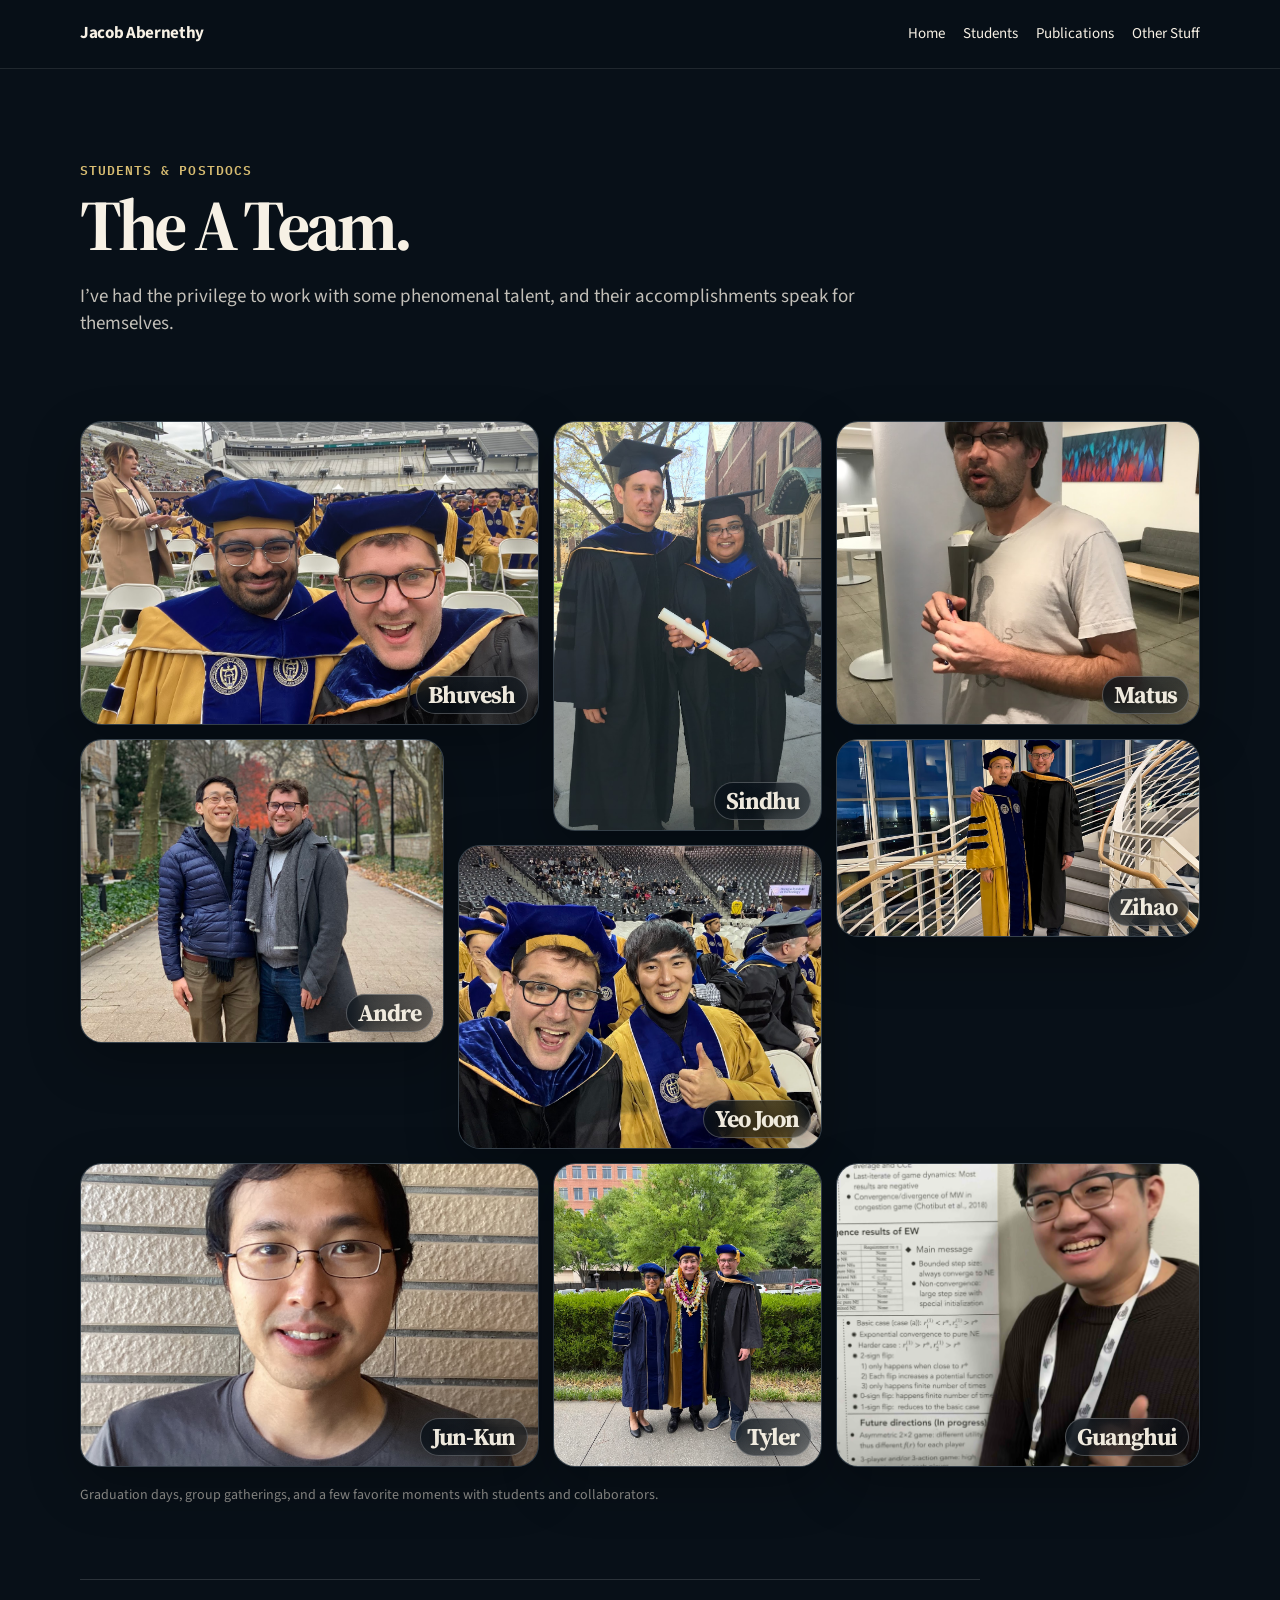
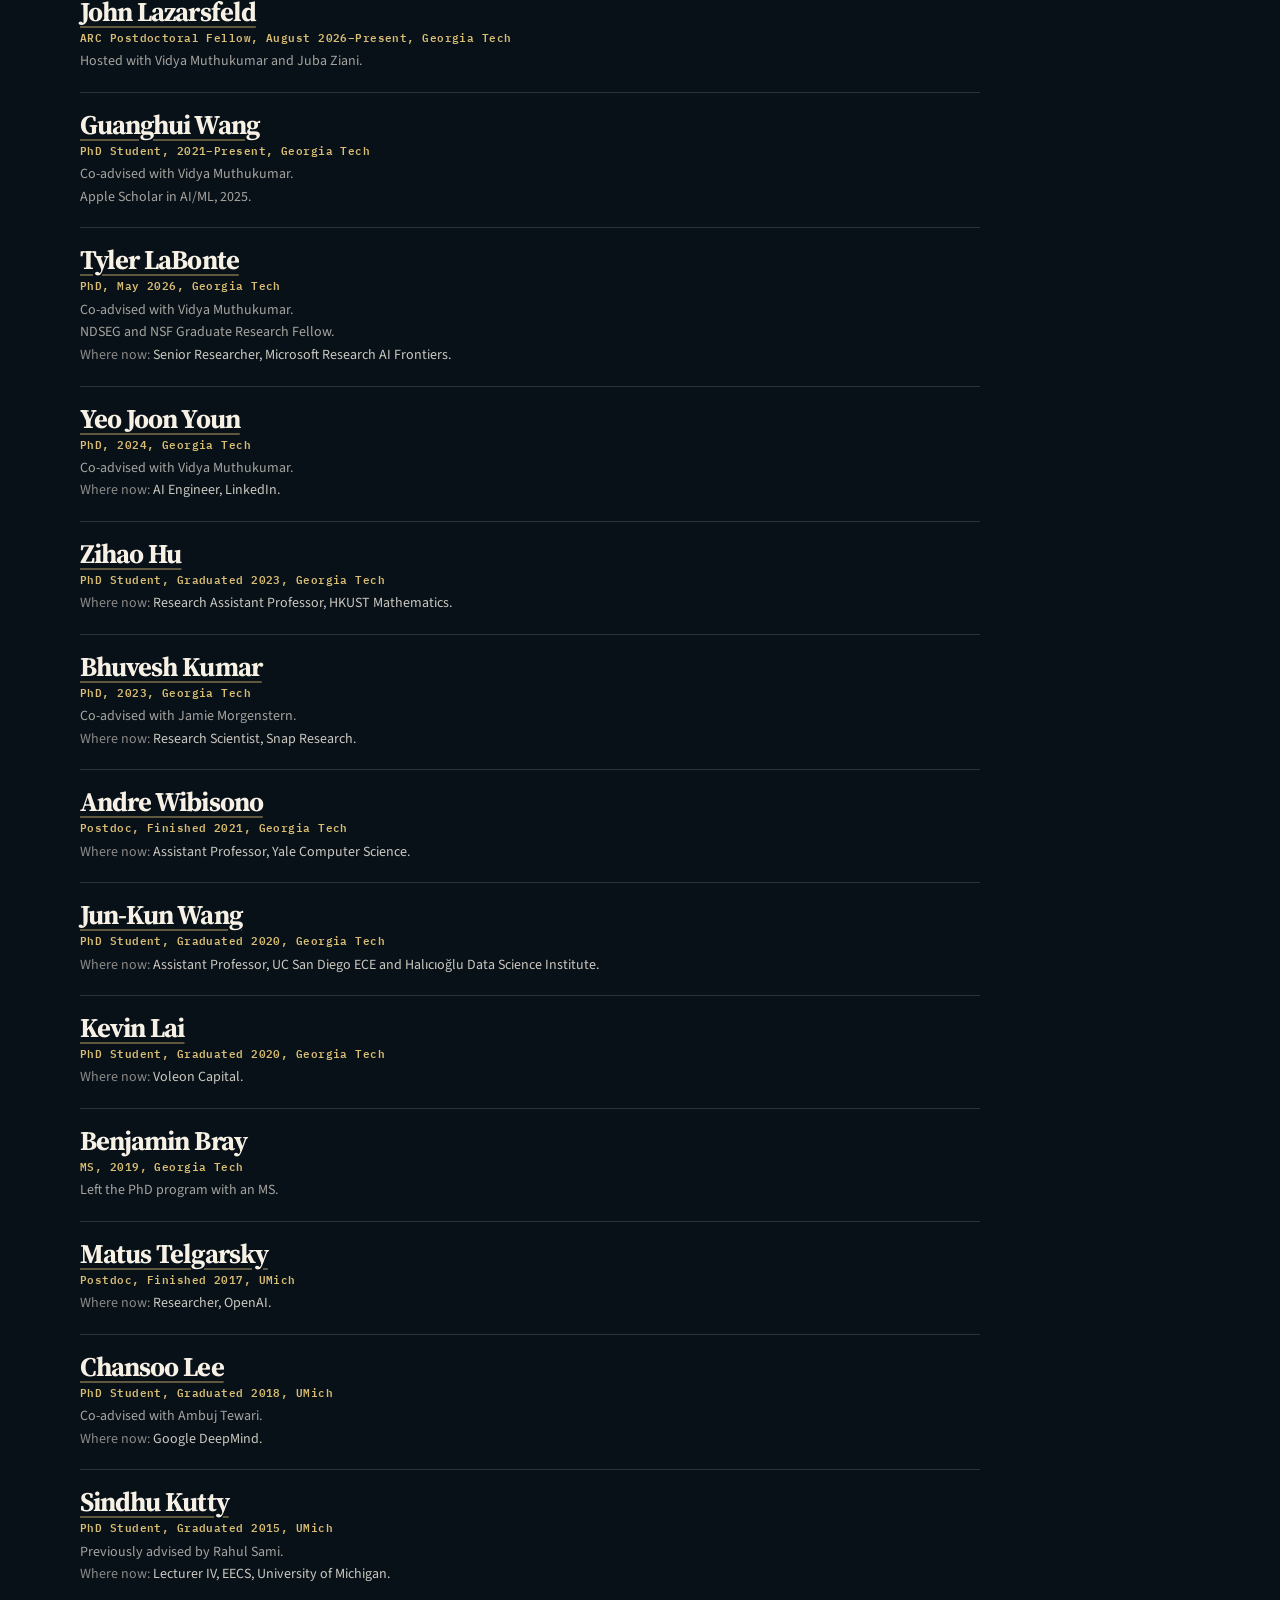
<file: students/index.html>
<!DOCTYPE html><html lang="en"> <head><meta charset="UTF-8"><meta name="viewport" content="width=device-width, initial-scale=1.0"><meta name="description" content="Jacob Abernethy — machine learning researcher, Google Research scientist, Georgia Tech professor, and BlueConduit co-founder."><title>Students and postdocs — Jacob Abernethy</title><link rel="preconnect" href="https://fonts.googleapis.com"><link rel="preconnect" href="https://fonts.gstatic.com" crossorigin><link href="https://fonts.googleapis.com/css2?family=Source+Sans+3:wght@300;400;500;600;700&family=Source+Serif+4:opsz,wght@8..60,400;8..60,600;8..60,700&family=IBM+Plex+Mono:wght@400;500;600&display=swap" rel="stylesheet"><style>:root{--ink: #071827;--muted: #5f6f82;--line: #dbe5ef;--paper: #fbfaf7;--paper-2: #f3f0e8;--gold: #b6922e;--navy: #071d3a;--blue: #3157d5;--violet: #533afd;--green: #0c7a5b;--white: #fff;--serif: "Source Serif 4", Georgia, serif;--sans: "Source Sans 3", system-ui, -apple-system, Segoe UI, sans-serif;--mono: "IBM Plex Mono", ui-monospace, SFMono-Regular, Menlo, monospace}*{box-sizing:border-box}html{scroll-behavior:smooth;overflow-x:hidden}body{margin:0;width:100%;max-width:100%;overflow-x:hidden;font-family:var(--sans);color:var(--ink);background:var(--paper);font-size:17px;line-height:1.62}img,video,canvas,svg{max-width:100%}a{color:inherit}.wrap{width:min(1120px,calc(100% - 40px));max-width:100%;margin:0 auto}.nav{position:sticky;top:0;z-index:10;backdrop-filter:blur(18px);background:color-mix(in srgb,var(--paper) 86%,transparent);border-bottom:1px solid color-mix(in srgb,var(--line),transparent 35%)}.nav-inner{min-height:68px;display:flex;align-items:center;justify-content:space-between;gap:24px}.brand{text-decoration:none;font-weight:700;letter-spacing:-.02em}.links{display:flex;gap:18px;align-items:center;font-size:15px;color:var(--muted)}.links a{text-decoration:none}.links a:hover,.links a.button.button{color:var(--ink)}.pill{display:inline-flex;align-items:center;gap:7px;padding:5px 10px;border:1px solid var(--line);border-radius:999px;font:500 12px/1 var(--mono);text-transform:uppercase;letter-spacing:.05em;color:var(--muted);background:color-mix(in srgb,white 65%,transparent)}.button{display:inline-flex;align-items:center;justify-content:center;gap:8px;min-height:42px;padding:9px 15px;border-radius:10px;text-decoration:none;border:1px solid var(--line);background:#fff;box-shadow:0 12px 30px #1e2d500f;font-weight:600}.button.primary{background:var(--ink);color:#fff;border-color:var(--ink)}.grid{display:grid;gap:18px}.card{background:color-mix(in srgb,white 82%,var(--paper));border:1px solid var(--line);border-radius:22px;padding:24px;box-shadow:0 24px 60px #1e2d5012}.section{padding:72px 0}.section-title{font-family:var(--serif);font-size:clamp(34px,5vw,58px);line-height:1;letter-spacing:-.045em;margin:0 0 18px}.lede{color:var(--muted);font-size:21px;line-height:1.45;max-width:780px}.kicker{font:600 13px/1 var(--mono);text-transform:uppercase;letter-spacing:.08em;color:var(--gold);margin-bottom:12px}.tag-row{display:flex;flex-wrap:wrap;gap:8px;margin-top:16px}.tag{border:1px solid var(--line);color:var(--muted);border-radius:999px;padding:4px 9px;font:500 12px/1.1 var(--mono);background:#ffffff85}.draft{border:1px solid #f1d389;background:#fff7dc;color:#604800;padding:9px 12px;border-radius:12px;font-size:14px}@media(max-width:760px){.wrap{width:min(100% - 28px,1120px)}.nav-inner{min-height:auto;padding:14px 0 10px;align-items:flex-start;flex-direction:column;gap:10px;min-width:0}.brand{font-size:16px}.links{display:flex;width:100%;min-width:0;gap:8px;flex-wrap:wrap;overflow:visible;padding:0;font-size:13px}.links::-webkit-scrollbar{display:none}.links a{flex:0 1 auto;min-width:0;max-width:100%;border:1px solid rgba(255,255,255,.14);border-radius:999px;padding:5px 9px;background:#ffffff0b;white-space:nowrap}.links a.button{min-height:0;padding:5px 10px;box-shadow:none;background:#ffffffeb;border-color:#ffffff2e}.section{padding:48px 0}.card{padding:18px}}
</style>
<link rel="stylesheet" href="/_astro/index.lg2ze1F8.css"></head> <body class="students-postdocs">  <nav class="nav"> <div class="wrap nav-inner"> <a class="brand" href="/">Jacob Abernethy</a> <div class="links"> <a href="/">Home</a><a href="/students/">Students</a><a href="/publications/">Publications</a><a href="/other-stuff/">Other Stuff</a> </div> </div> </nav> <main data-astro-cid-hgqoezvs> <section class="wrap intro" data-astro-cid-hgqoezvs> <p class="kicker" data-astro-cid-hgqoezvs>Students &amp; postdocs</p> <h1 data-astro-cid-hgqoezvs>The A Team.</h1> <p class="lede" data-astro-cid-hgqoezvs>I’ve had the privilege to work with some phenomenal talent, and their accomplishments speak for themselves.</p> </section> <section class="wrap photo-panel" aria-label="Graduation and group photo montage" data-astro-cid-hgqoezvs> <div class="photo-grid" data-astro-cid-hgqoezvs> <figure class="photo tile-1" data-astro-cid-hgqoezvs> <img src="/images/students-montage/album-01.jpg" alt="Bhuvesh" loading="lazy" data-astro-cid-hgqoezvs> <figcaption class="photo-label" data-astro-cid-hgqoezvs>Bhuvesh</figcaption> </figure><figure class="photo tile-2" data-astro-cid-hgqoezvs> <img src="/images/students-montage/album-02.jpg" alt="Sindhu" loading="lazy" data-astro-cid-hgqoezvs> <figcaption class="photo-label" data-astro-cid-hgqoezvs>Sindhu</figcaption> </figure><figure class="photo tile-3" data-astro-cid-hgqoezvs> <img src="/images/students-montage/album-03.jpg" alt="Matus" loading="lazy" data-astro-cid-hgqoezvs> <figcaption class="photo-label" data-astro-cid-hgqoezvs>Matus</figcaption> </figure><figure class="photo tile-4" data-astro-cid-hgqoezvs> <img src="/images/students-montage/album-04.jpg" alt="Andre" loading="lazy" data-astro-cid-hgqoezvs> <figcaption class="photo-label" data-astro-cid-hgqoezvs>Andre</figcaption> </figure><figure class="photo tile-5" data-astro-cid-hgqoezvs> <img src="/images/students-montage/album-05.jpg" alt="Zihao" loading="lazy" data-astro-cid-hgqoezvs> <figcaption class="photo-label" data-astro-cid-hgqoezvs>Zihao</figcaption> </figure><figure class="photo tile-6" data-astro-cid-hgqoezvs> <img src="/images/students-montage/album-06.jpg" alt="Yeo Joon" loading="lazy" data-astro-cid-hgqoezvs> <figcaption class="photo-label" data-astro-cid-hgqoezvs>Yeo Joon</figcaption> </figure><figure class="photo tile-7" data-astro-cid-hgqoezvs> <img src="/images/students-montage/album-08.jpg" alt="Jun-Kun" loading="lazy" data-astro-cid-hgqoezvs> <figcaption class="photo-label" data-astro-cid-hgqoezvs>Jun-Kun</figcaption> </figure><figure class="photo tile-8" data-astro-cid-hgqoezvs> <img src="/images/students-montage/album-07.jpg" alt="Tyler" loading="lazy" data-astro-cid-hgqoezvs> <figcaption class="photo-label" data-astro-cid-hgqoezvs>Tyler</figcaption> </figure><figure class="photo tile-9" data-astro-cid-hgqoezvs> <img src="/images/students-montage/guanghui_poster.jpg" alt="Guanghui" loading="lazy" data-astro-cid-hgqoezvs> <figcaption class="photo-label" data-astro-cid-hgqoezvs>Guanghui</figcaption> </figure> </div> <p class="montage-note" data-astro-cid-hgqoezvs>Graduation days, group gatherings, and a few favorite moments with students and collaborators.</p> </section> <section class="wrap people-section" data-astro-cid-hgqoezvs> <div class="people-list" data-astro-cid-hgqoezvs> <article class="person-row" data-astro-cid-hgqoezvs> <div class="person-main" data-astro-cid-hgqoezvs> <h2 data-astro-cid-hgqoezvs><a href="https://jlazarsfeld.github.io/" data-astro-cid-hgqoezvs>John Lazarsfeld</a></h2> <p class="person-meta" data-astro-cid-hgqoezvs>ARC Postdoctoral Fellow, August 2026–Present, Georgia Tech</p> <p class="person-context" data-astro-cid-hgqoezvs>Hosted with Vidya Muthukumar and Juba Ziani.</p>  </div> </article><article class="person-row" data-astro-cid-hgqoezvs> <div class="person-main" data-astro-cid-hgqoezvs> <h2 data-astro-cid-hgqoezvs><a href="https://guanghui-wang-gatech.github.io" data-astro-cid-hgqoezvs>Guanghui Wang</a></h2> <p class="person-meta" data-astro-cid-hgqoezvs>PhD Student, 2021–Present, Georgia Tech</p> <p class="person-context" data-astro-cid-hgqoezvs>Co-advised with Vidya Muthukumar.</p><p class="person-context" data-astro-cid-hgqoezvs>Apple Scholar in AI/ML, 2025.</p>  </div> </article><article class="person-row" data-astro-cid-hgqoezvs> <div class="person-main" data-astro-cid-hgqoezvs> <h2 data-astro-cid-hgqoezvs><a href="https://tyler-labonte.com" data-astro-cid-hgqoezvs>Tyler LaBonte</a></h2> <p class="person-meta" data-astro-cid-hgqoezvs>PhD, May 2026, Georgia Tech</p> <p class="person-context" data-astro-cid-hgqoezvs>Co-advised with Vidya Muthukumar.</p><p class="person-context" data-astro-cid-hgqoezvs>NDSEG and NSF Graduate Research Fellow.</p> <p class="person-now" data-astro-cid-hgqoezvs><span data-astro-cid-hgqoezvs>Where now:</span> Senior Researcher, Microsoft Research AI Frontiers.</p> </div> </article><article class="person-row" data-astro-cid-hgqoezvs> <div class="person-main" data-astro-cid-hgqoezvs> <h2 data-astro-cid-hgqoezvs><a href="https://openreview.net/profile?id=~Yeojoon_Youn1" data-astro-cid-hgqoezvs>Yeo Joon Youn</a></h2> <p class="person-meta" data-astro-cid-hgqoezvs>PhD, 2024, Georgia Tech</p> <p class="person-context" data-astro-cid-hgqoezvs>Co-advised with Vidya Muthukumar.</p> <p class="person-now" data-astro-cid-hgqoezvs><span data-astro-cid-hgqoezvs>Where now:</span> AI Engineer, LinkedIn.</p> </div> </article><article class="person-row" data-astro-cid-hgqoezvs> <div class="person-main" data-astro-cid-hgqoezvs> <h2 data-astro-cid-hgqoezvs><a href="https://facultyprofiles.hkust.edu.hk/profiles.php?profile=zihao-hu-zihaohu" data-astro-cid-hgqoezvs>Zihao Hu</a></h2> <p class="person-meta" data-astro-cid-hgqoezvs>PhD Student, Graduated 2023, Georgia Tech</p>  <p class="person-now" data-astro-cid-hgqoezvs><span data-astro-cid-hgqoezvs>Where now:</span> Research Assistant Professor, HKUST Mathematics.</p> </div> </article><article class="person-row" data-astro-cid-hgqoezvs> <div class="person-main" data-astro-cid-hgqoezvs> <h2 data-astro-cid-hgqoezvs><a href="http://bhuveshkumar.com/" data-astro-cid-hgqoezvs>Bhuvesh Kumar</a></h2> <p class="person-meta" data-astro-cid-hgqoezvs>PhD, 2023, Georgia Tech</p> <p class="person-context" data-astro-cid-hgqoezvs>Co-advised with Jamie Morgenstern.</p> <p class="person-now" data-astro-cid-hgqoezvs><span data-astro-cid-hgqoezvs>Where now:</span> Research Scientist, Snap Research.</p> </div> </article><article class="person-row" data-astro-cid-hgqoezvs> <div class="person-main" data-astro-cid-hgqoezvs> <h2 data-astro-cid-hgqoezvs><a href="https://www.cs.yale.edu/homes/wibisono/" data-astro-cid-hgqoezvs>Andre Wibisono</a></h2> <p class="person-meta" data-astro-cid-hgqoezvs>Postdoc, Finished 2021, Georgia Tech</p>  <p class="person-now" data-astro-cid-hgqoezvs><span data-astro-cid-hgqoezvs>Where now:</span> Assistant Professor, Yale Computer Science.</p> </div> </article><article class="person-row" data-astro-cid-hgqoezvs> <div class="person-main" data-astro-cid-hgqoezvs> <h2 data-astro-cid-hgqoezvs><a href="https://jimwang123.github.io/" data-astro-cid-hgqoezvs>Jun-Kun Wang</a></h2> <p class="person-meta" data-astro-cid-hgqoezvs>PhD Student, Graduated 2020, Georgia Tech</p>  <p class="person-now" data-astro-cid-hgqoezvs><span data-astro-cid-hgqoezvs>Where now:</span> Assistant Professor, UC San Diego ECE and Halıcıoğlu Data Science Institute.</p> </div> </article><article class="person-row" data-astro-cid-hgqoezvs> <div class="person-main" data-astro-cid-hgqoezvs> <h2 data-astro-cid-hgqoezvs><a href="https://www.linkedin.com/in/kevinalai" data-astro-cid-hgqoezvs>Kevin Lai</a></h2> <p class="person-meta" data-astro-cid-hgqoezvs>PhD Student, Graduated 2020, Georgia Tech</p>  <p class="person-now" data-astro-cid-hgqoezvs><span data-astro-cid-hgqoezvs>Where now:</span> Voleon Capital.</p> </div> </article><article class="person-row" data-astro-cid-hgqoezvs> <div class="person-main" data-astro-cid-hgqoezvs> <h2 data-astro-cid-hgqoezvs>Benjamin Bray</h2> <p class="person-meta" data-astro-cid-hgqoezvs>MS, 2019, Georgia Tech</p> <p class="person-context" data-astro-cid-hgqoezvs>Left the PhD program with an MS.</p>  </div> </article><article class="person-row" data-astro-cid-hgqoezvs> <div class="person-main" data-astro-cid-hgqoezvs> <h2 data-astro-cid-hgqoezvs><a href="https://cims.nyu.edu/~matus/" data-astro-cid-hgqoezvs>Matus Telgarsky</a></h2> <p class="person-meta" data-astro-cid-hgqoezvs>Postdoc, Finished 2017, UMich</p>  <p class="person-now" data-astro-cid-hgqoezvs><span data-astro-cid-hgqoezvs>Where now:</span> Researcher, OpenAI.</p> </div> </article><article class="person-row" data-astro-cid-hgqoezvs> <div class="person-main" data-astro-cid-hgqoezvs> <h2 data-astro-cid-hgqoezvs><a href="https://www.linkedin.com/in/chansoolee" data-astro-cid-hgqoezvs>Chansoo Lee</a></h2> <p class="person-meta" data-astro-cid-hgqoezvs>PhD Student, Graduated 2018, UMich</p> <p class="person-context" data-astro-cid-hgqoezvs>Co-advised with Ambuj Tewari.</p> <p class="person-now" data-astro-cid-hgqoezvs><span data-astro-cid-hgqoezvs>Where now:</span> Google DeepMind.</p> </div> </article><article class="person-row" data-astro-cid-hgqoezvs> <div class="person-main" data-astro-cid-hgqoezvs> <h2 data-astro-cid-hgqoezvs><a href="https://midas.umich.edu/directory/sindhu-kutty/" data-astro-cid-hgqoezvs>Sindhu Kutty</a></h2> <p class="person-meta" data-astro-cid-hgqoezvs>PhD Student, Graduated 2015, UMich</p> <p class="person-context" data-astro-cid-hgqoezvs>Previously advised by Rahul Sami.</p> <p class="person-now" data-astro-cid-hgqoezvs><span data-astro-cid-hgqoezvs>Where now:</span> Lecturer IV, EECS, University of Michigan.</p> </div> </article> </div> </section> </main> </body></html>
</file>
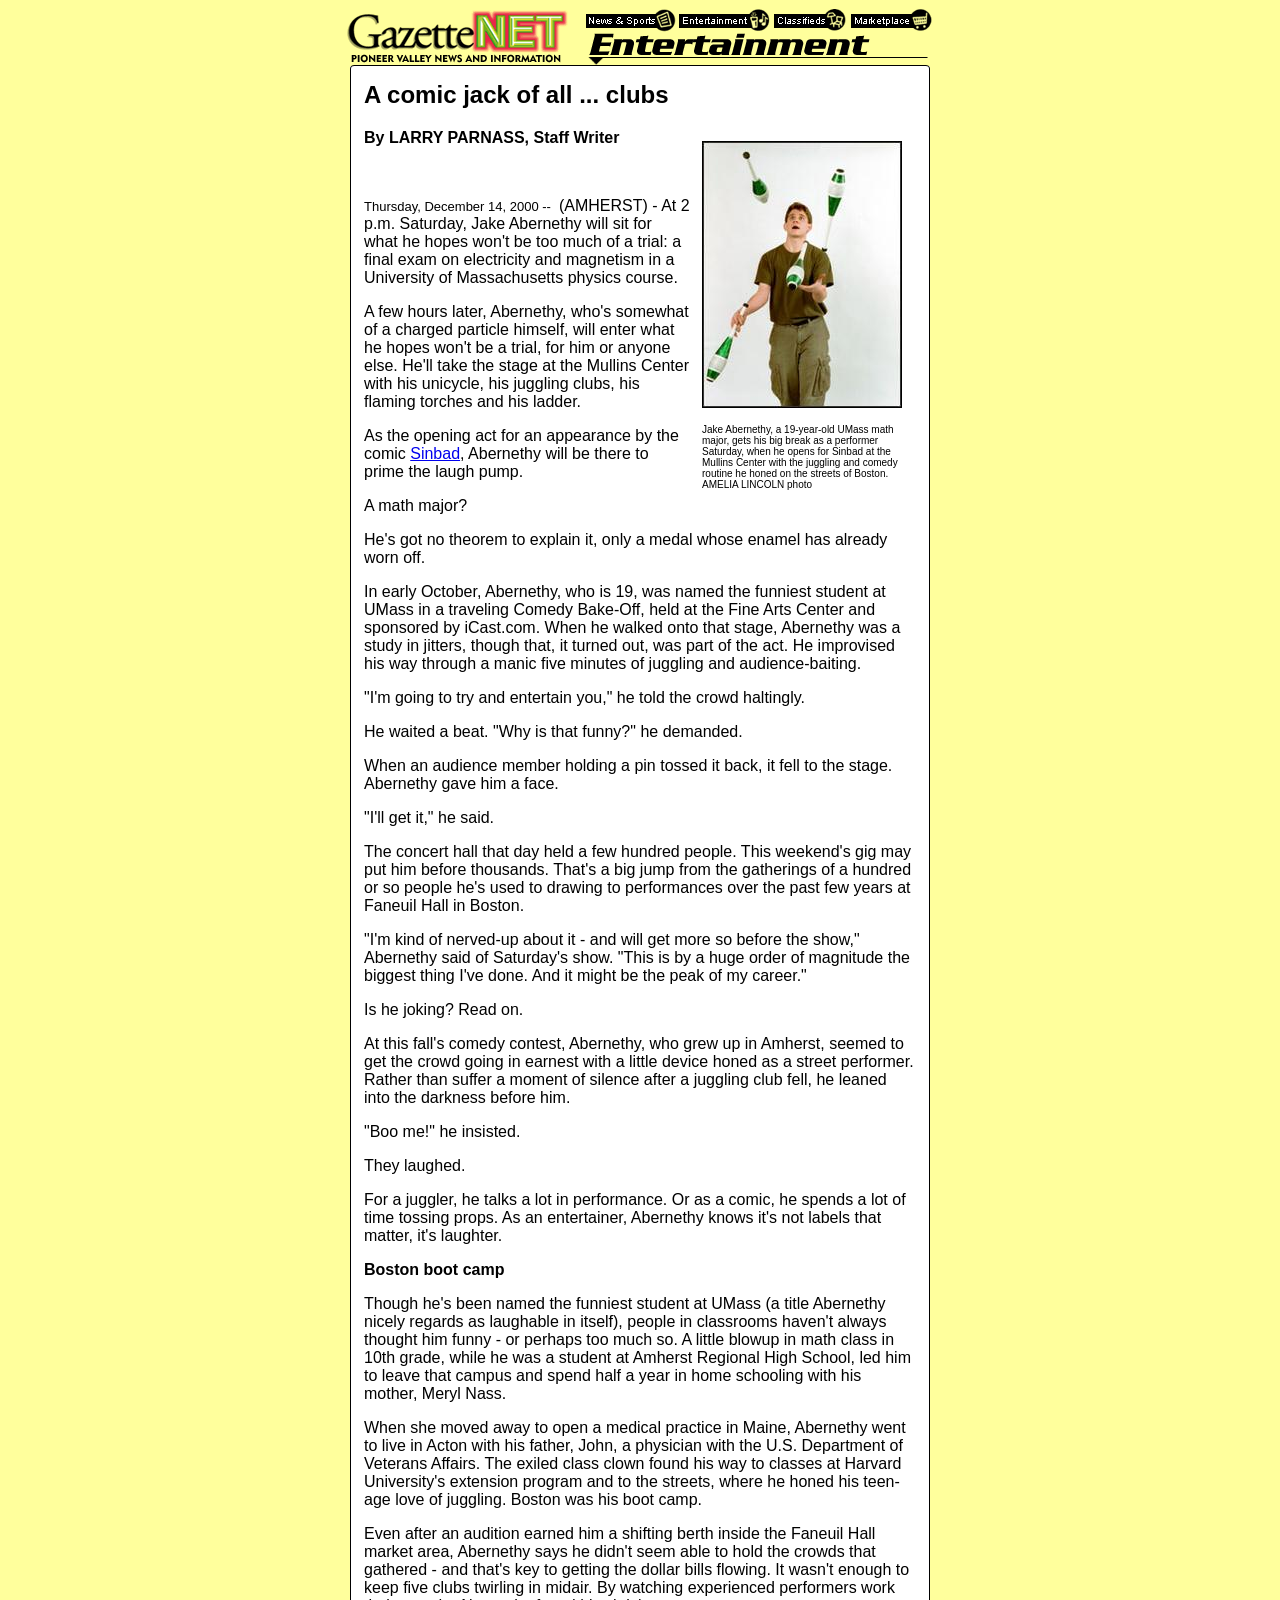
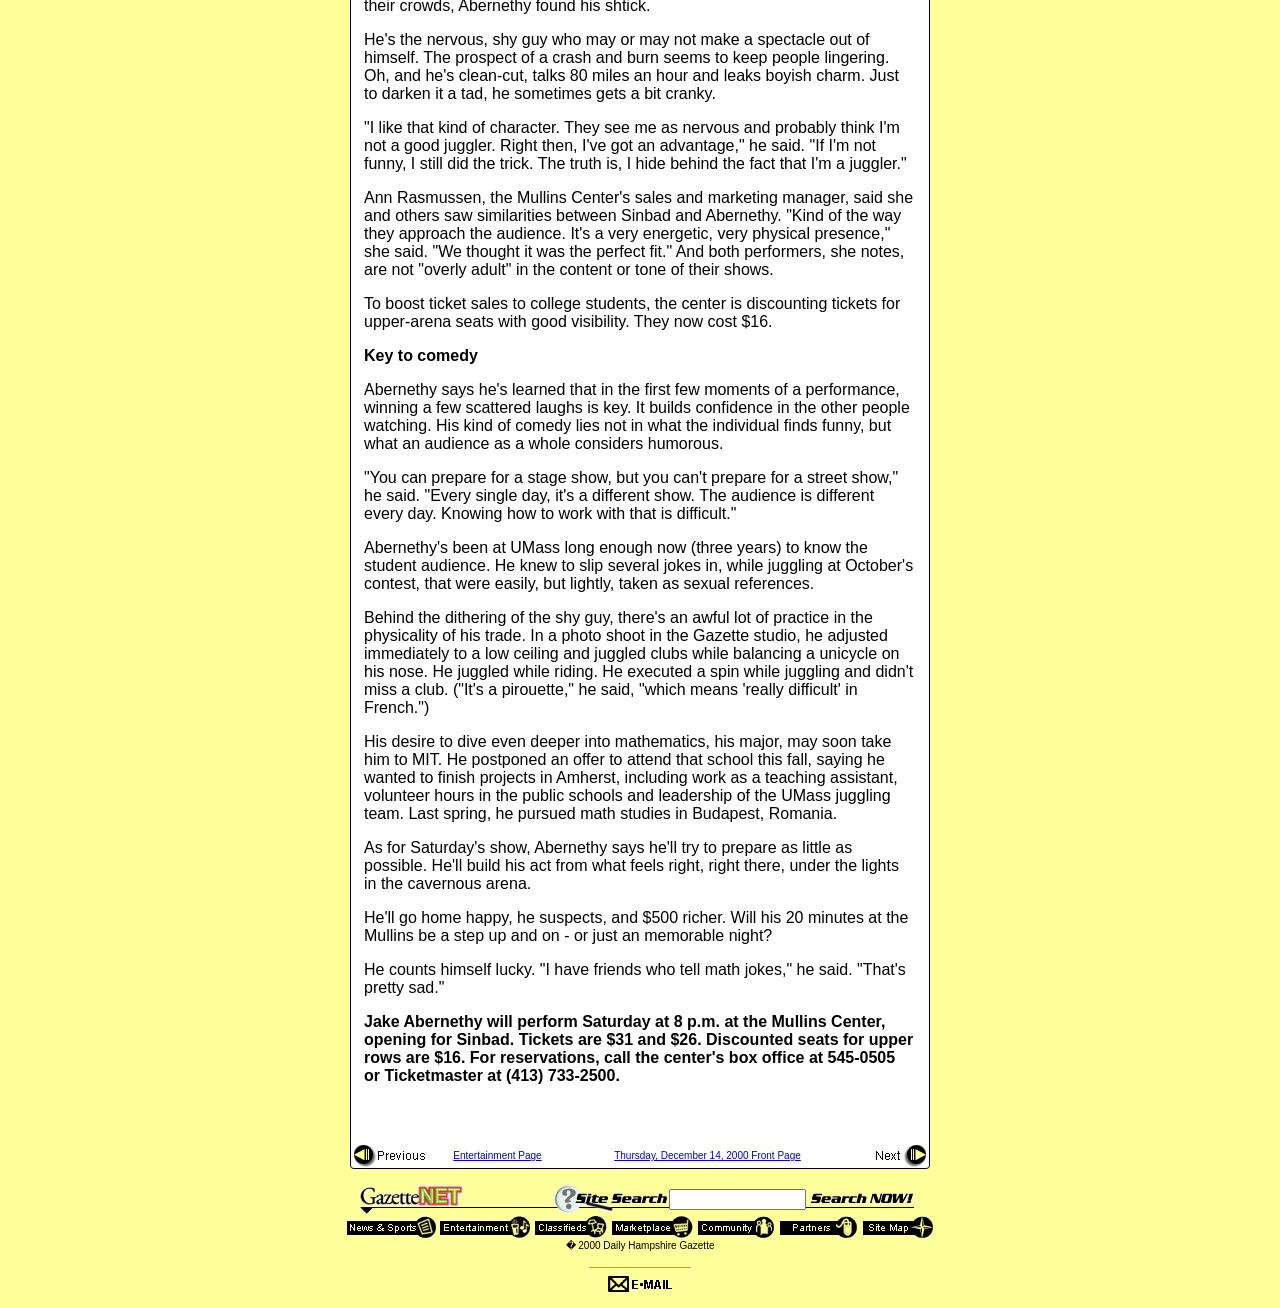
<file: archive/hampshire-gazette-piece.html>
<!DOCTYPE html PUBLIC "-//W3C//DTD HTML 4.0 Transitional//EN">
<!-- saved from url=(0064)http://web.eecs.umich.edu/~jabernet/hampshire_gazette_piece.html -->
<html class="gr__web_eecs_umich_edu"><head><meta http-equiv="Content-Type" content="text/html; charset=UTF-8"><title>A comic jack of all ... clubs</title>

<meta content=" (AMHERST) - At 2 p.m. Saturday, Jake Abernethy will sit for what he hopes won&#39;t be too much of a trial: a final exam on electricity and magnetism in a University of Massachusetts physics course." name="DESCRIPTION">
<meta content="A comic jack of all ... clubs" name="KEYWORDS">
<meta content="MSHTML 5.00.2920.0" name="GENERATOR" contents="Connections32 from NewsView Solutions at LEXIS-NEXIS">
<meta name="FORMATTER" contents="Connections32 from NewsView Solutions at LEXIS-NEXIS"></head>
<body bgcolor="#ffff9c" data-gr-c-s-loaded="true">
<center>
<table border="0" cellpadding="0" cellspacing="0" width="590">
  <tbody>
  <tr>
    <td>
      <table border="0" cellpadding="0" cellspacing="0" height="57" width="590">
        <tbody>
        <tr>
          <td align="left" valign="top" width="230"><img alt="Daily Hampshire Gazette" border="0" height="57" src="./hampshire_gazette_piece_files/GazetteNET.gif" width="224"></td>
          <td align="right" valign="bottom" width="360"><img alt="Navigate with these buttons" border="0" height="24" src="./hampshire_gazette_piece_files/navbuttons.gif" usemap="#navbuttons" width="353"> <img border="0" height="33" src="./hampshire_gazette_piece_files/ent.gif" width="353"> 
        </td></tr></tbody></table></td></tr>
  <tr>
    <td align="middle" valign="top" width="590">
      <table border="0" cellpadding="0" cellspacing="0" width="580">
        <tbody>
        <tr>
          <td><img border="0" height="6" src="./hampshire_gazette_piece_files/580curve.gif" width="580"></td></tr>
        <tr>
          <td>
            <table border="0" cellpadding="0" cellspacing="0" width="580">
              <tbody>
              <tr>
                <td bgcolor="#000000" width="1"><img border="0" height="1" src="./hampshire_gazette_piece_files/cleardot.gif" width="1"></td>
                <td bgcolor="#ffffff" width="3"><img border="0" height="1" src="./hampshire_gazette_piece_files/cleardot.gif" width="3"></td>
                <td align="left" bgcolor="#ffffff" width="572">
                  <table border="0" cellpadding="10" cellspacing="0" width="570">
                    <tbody>
                    <tr>
                      <td><font face="Helvetica, Arial">
                        <h2>A comic jack of all ... clubs</h2>
                        <table align="right" border="0" cellpadding="10" cellspacing="2" width="210">
                          <tbody>
                          <tr>
                            <td><!--Place Photo Here--><img alt="PHOTO" border="0" height="267" src="./hampshire_gazette_piece_files/02.jpg" width="200"> <!--WEBPHOTO1--><!-- To Here --><font face="Helvetica,Arial,Geneva,Courier" size="-2">
                              </font><p><font face="Helvetica,Arial,Geneva,Courier" size="-2">Jake Abernethy, a 19-year-old UMass math major, 
                              gets his big break as a performer Saturday, when 
                              he opens for Sinbad at the Mullins Center with the 
                              juggling and comedy routine he honed on the 
                              streets of Boston. AMELIA LINCOLN photo<br><!--WEBCAPTION1--></font></p></td></tr></tbody></table>
                        <p><b>By LARRY PARNASS, Staff Writer</b>
                        </p><p>&nbsp;
                        </p><p><font size="-1">Thursday, December 14, 
                        2000&nbsp;--&nbsp;</font> (AMHERST) - At 2 p.m. 
                        Saturday, Jake Abernethy will sit for what he hopes 
                        won't be too much of a trial: a final exam on 
                        electricity and magnetism in a University of 
                        Massachusetts physics course. 
                        </p><p>A few hours later, Abernethy, who's somewhat of a 
                        charged particle himself, will enter what he hopes won't 
                        be a trial, for him or anyone else. He'll take the stage 
                        at the Mullins Center with his unicycle, his juggling 
                        clubs, his flaming torches and his ladder. 
                        </p><p>As the opening act for an appearance by the comic <a href="http://www.sinbadnet.com/">Sinbad</a>, Abernethy 
                        will be there to prime the laugh pump. 
                        </p><p>A math major? 
                        </p><p>He's got no theorem to explain it, only a medal whose 
                        enamel has already worn off. 
                        </p><p>In early October, Abernethy, who is 19, was named the 
                        funniest student at UMass in a traveling Comedy 
                        Bake-Off, held at the Fine Arts Center and sponsored by 
                        iCast.com. When he walked onto that stage, Abernethy was 
                        a study in jitters, though that, it turned out, was part 
                        of the act. He improvised his way through a manic five 
                        minutes of juggling and audience-baiting. 
                        </p><p>"I'm going to try and entertain you," he told the 
                        crowd haltingly. 
                        </p><p>He waited a beat. "Why is that funny?" he demanded. 
                        </p><p>When an audience member holding a pin tossed it back, 
                        it fell to the stage. Abernethy gave him a face. 
                        </p><p>"I'll get it," he said. 
                        </p><p>The concert hall that day held a few hundred people. 
                        This weekend's gig may put him before thousands. That's 
                        a big jump from the gatherings of a hundred or so people 
                        he's used to drawing to performances over the past few 
                        years at Faneuil Hall in Boston. 
                        </p><p>"I'm kind of nerved-up about it - and will get more 
                        so before the show," Abernethy said of Saturday's show. 
                        "This is by a huge order of magnitude the biggest thing 
                        I've done. And it might be the peak of my career." 
                        </p><p>Is he joking? Read on. 
                        </p><p>At this fall's comedy contest, Abernethy, who grew up 
                        in Amherst, seemed to get the crowd going in earnest 
                        with a little device honed as a street performer. Rather 
                        than suffer a moment of silence after a juggling club 
                        fell, he leaned into the darkness before him. 
                        </p><p>"Boo me!" he insisted. 
                        </p><p>They laughed. 
                        </p><p>For a juggler, he talks a lot in performance. Or as a 
                        comic, he spends a lot of time tossing props. As an 
                        entertainer, Abernethy knows it's not labels that 
                        matter, it's laughter. 
                        </p><p>
                        </p><p><b>Boston boot camp</b> 
                        </p><p>Though he's been named the funniest student at UMass 
                        (a title Abernethy nicely regards as laughable in 
                        itself), people in classrooms haven't always thought him 
                        funny - or perhaps too much so. A little blowup in math 
                        class in 10th grade, while he was a student at Amherst 
                        Regional High School, led him to leave that campus and 
                        spend half a year in home schooling with his mother, 
                        Meryl Nass. 
                        </p><p>When she moved away to open a medical practice in 
                        Maine, Abernethy went to live in Acton with his father, 
                        John, a physician with the U.S. Department of Veterans 
                        Affairs. The exiled class clown found his way to classes 
                        at Harvard University's extension program and to the 
                        streets, where he honed his teen-age love of juggling. 
                        Boston was his boot camp. 
                        </p><p>Even after an audition earned him a shifting berth 
                        inside the Faneuil Hall market area, Abernethy says he 
                        didn't seem able to hold the crowds that gathered - and 
                        that's key to getting the dollar bills flowing. It 
                        wasn't enough to keep five clubs twirling in midair. By 
                        watching experienced performers work their crowds, 
                        Abernethy found his shtick. 
                        </p><p>He's the nervous, shy guy who may or may not make a 
                        spectacle out of himself. The prospect of a crash and 
                        burn seems to keep people lingering. Oh, and he's 
                        clean-cut, talks 80 miles an hour and leaks boyish 
                        charm. Just to darken it a tad, he sometimes gets a bit 
                        cranky. 
                        </p><p>"I like that kind of character. They see me as 
                        nervous and probably think I'm not a good juggler. Right 
                        then, I've got an advantage," he said. "If I'm not 
                        funny, I still did the trick. The truth is, I hide 
                        behind the fact that I'm a juggler." 
                        </p><p>Ann Rasmussen, the Mullins Center's sales and 
                        marketing manager, said she and others saw similarities 
                        between Sinbad and Abernethy. "Kind of the way they 
                        approach the audience. It's a very energetic, very 
                        physical presence," she said. "We thought it was the 
                        perfect fit." And both performers, she notes, are not 
                        "overly adult" in the content or tone of their shows. 
                        </p><p>To boost ticket sales to college students, the center 
                        is discounting tickets for upper-arena seats with good 
                        visibility. They now cost $16. 
                        </p><p>
                        </p><p><b>Key to comedy</b> 
                        </p><p>Abernethy says he's learned that in the first few 
                        moments of a performance, winning a few scattered laughs 
                        is key. It builds confidence in the other people 
                        watching. His kind of comedy lies not in what the 
                        individual finds funny, but what an audience as a whole 
                        considers humorous. 
                        </p><p>"You can prepare for a stage show, but you can't 
                        prepare for a street show," he said. "Every single day, 
                        it's a different show. The audience is different every 
                        day. Knowing how to work with that is difficult." 
                        </p><p>Abernethy's been at UMass long enough now (three 
                        years) to know the student audience. He knew to slip 
                        several jokes in, while juggling at October's contest, 
                        that were easily, but lightly, taken as sexual 
                        references. 
                        </p><p>Behind the dithering of the shy guy, there's an awful 
                        lot of practice in the physicality of his trade. In a 
                        photo shoot in the Gazette studio, he adjusted 
                        immediately to a low ceiling and juggled clubs while 
                        balancing a unicycle on his nose. He juggled while 
                        riding. He executed a spin while juggling and didn't 
                        miss a club. ("It's a pirouette," he said, "which means 
                        'really difficult' in French.") 
                        </p><p>His desire to dive even deeper into mathematics, his 
                        major, may soon take him to MIT. He postponed an offer 
                        to attend that school this fall, saying he wanted to 
                        finish projects in Amherst, including work as a teaching 
                        assistant, volunteer hours in the public schools and 
                        leadership of the UMass juggling team. Last spring, he 
                        pursued math studies in Budapest, Romania. 
                        </p><p>As for Saturday's show, Abernethy says he'll try to 
                        prepare as little as possible. He'll build his act from 
                        what feels right, right there, under the lights in the 
                        cavernous arena. 
                        </p><p>He'll go home happy, he suspects, and $500 richer. 
                        Will his 20 minutes at the Mullins be a step up and on - 
                        or just an memorable night? 
                        </p><p>He counts himself lucky. "I have friends who tell 
                        math jokes," he said. "That's pretty sad." 
                        </p><p>
                        </p><p><b>Jake Abernethy will perform Saturday at 8 p.m. at 
                        the Mullins Center, opening for Sinbad. Tickets are $31 
                        and $26. Discounted seats for upper rows are $16. For 
                        reservations, call the center's box office at 545-0505 
                        or Ticketmaster at (413) 733-2500.</b> 
                        </p><p>
                        </p></font><p><font face="Helvetica, Arial">
                        <table border="0" cellpadding="5" cellspacing="2" width="550">
                          <tbody>
                          <tr>
                            <td><!--WEBPHOTO2--></td>
                            <td><font face="Helvetica,Arial,Geneva,Courier" size="-2"><!--WEBCAPTION2--></font></td></tr></tbody></table><br clear="all"></font></p></td></tr></tbody></table></td>
                <td bgcolor="#ffffff" width="3"><img border="0" height="1" src="./hampshire_gazette_piece_files/cleardot.gif" width="3"></td>
                <td bgcolor="#000000" width="1"><img border="0" height="1" src="./hampshire_gazette_piece_files/cleardot.gif" width="1"></td></tr></tbody></table></td></tr>
        <tr>
          <td height="26">
            <table border="0" cellpadding="0" cellspacing="0" height="26" width="580">
              <tbody>
              <tr>
                <td align="left" valign="bottom" width="80"><a href="http://www.gazettenet.com/12142000/entertai/entertai.htm"><img border="0" height="26" src="./hampshire_gazette_piece_files/prevbut.gif" width="80"></a></td>
                <td align="middle" valign="bottom">
                  <table border="0" cellpadding="0" cellspacing="0" height="26" width="420">
                    <tbody>
                    <tr>
                      <td height="25">
                        <table bgcolor="#ffffff" border="0" cellpadding="0" cellspacing="0" height="25" width="420">
                          <tbody>
                          <tr>
                            <td align="middle"><font face="Helvetica, Arial" size="-2"><a href="http://www.gazettenet.com/12142000/entertai/entertai.htm">Entertainment 
                              Page</a></font></td>
                            <td align="middle"><font face="Helvetica, Arial" size="-2"><a href="http://www.gazettenet.com/12142000/gazette.shtml">Thursday, 
                              December 14, 2000 Front 
                          Page</a></font></td></tr></tbody></table></td></tr>
                    <tr>
                      <td bgcolor="#000000" height="1"><img border="0" height="1" src="./hampshire_gazette_piece_files/cleardot.gif" width="420"></td></tr></tbody></table></td>
                <td align="right" valign="bottom" width="80"><a href="http://www.gazettenet.com/12142000/entertai/32851.htm"><img border="0" height="26" src="./hampshire_gazette_piece_files/nextbut.gif" width="80"></a></td></tr></tbody></table></td></tr></tbody></table></td></tr></tbody></table>
<p>
<table border="0" cellpadding="0" cellspacing="0">
  <tbody>
  <tr>
    <form action="http://www.gazettenet.com/search-DailyHampshire/cgi-bin/search" method="post"></form>
    <td><img alt="Navigate below or use the site search at right." border="0" height="30" src="./hampshire_gazette_piece_files/searchleft.gif" width="312"></td>
    <td><input name="method" type="hidden" value="and"> <input name="format" type="hidden" value="builtin-long"> <input name="config" type="hidden" value="search"> <input maxlength="50" name="words" size="15"></td>
    <td><input alt="Search Now!" border="0" cache="" height="30" src="./hampshire_gazette_piece_files/searchright.gif" type="image" value="Search" width="117"></td></tr></tbody></table><img border="0" height="25" src="./hampshire_gazette_piece_files/GNETnavbar.gif" usemap="#GNETnavbar" width="590"><br><font face="Helvetica, Arial" size="-3">� 2000 Daily 
Hampshire Gazette 
</font></p><hr size="1" width="100"><font face="Helvetica, Arial" size="-3">
<a href="http://www.gazettenet.com/aboutus/index.shtml#email"><img border="0" height="16" src="./hampshire_gazette_piece_files/em.gif" width="65"></a> </font>
<p></p></center><map name="GNETnavbar"><area coords="519,6,587,18" href="http://www.gazettenet.com/sitemap.shtml" shape="RECT"><area coords="436,6,510,18" href="http://www.gazettenet.com/partners.shtml" shape="RECT"><area coords="353,5,427,19" href="http://www.gazettenet.com/community.shtml" shape="RECT"><area coords="267,6,345,18" href="http://www.gazettenet.com/marketplace.shtml" shape="RECT"><area coords="190,6,260,18" href="http://classifieds.gazettenet.com/" shape="RECT"><area coords="94,5,184,19" href="http://www.gazettenet.com/entertainment.shtml" shape="RECT"><area coords="2,6,88,18" href="http://www.gazettenet.com/index.shtml" shape="RECT"><area coords="0,0,0,0" shape="RECT" default="NOHREF"></map><map name="tabs"><area coords="39,4,60,26" href="http://www.gazettenet.com/index.shtml" shape="RECT"><area coords="8,26,95,40" href="http://www.gazettenet.com/index.shtml" shape="RECT"><area coords="130,3,151,26" href="http://www.gazettenet.com/entertainment.shtml" shape="RECT"><area coords="104,26,187,40" href="http://www.gazettenet.com/entertainment.shtml" shape="RECT"><area coords="215,3,237,24" href="http://classifieds.gazettenet.com/" shape="RECT"><area coords="200,27,263,40" href="http://classifieds.gazettenet.com/" shape="RECT"><area coords="294,4,316,25" href="http://www.gazettenet.com/marketplace.shtml" shape="RECT"><area coords="272,28,346,40" href="http://www.gazettenet.com/marketplace.shtml" shape="RECT"><area coords="0,0,0,0" shape="RECT" default="NOHREF"></map><map name="navbuttons"><area coords="269,7,350,19" href="http://www.gazettenet.com/marketplace.shtml" shape="RECT"><area coords="192,6,261,20" href="http://classifieds.gazettenet.com/" shape="RECT"><area coords="97,6,186,19" href="http://www.gazettenet.com/entertainment.shtml" shape="RECT"><area coords="3,5,90,19" href="http://www.gazettenet.com/index.shtml" shape="RECT"><area coords="0,0,0,0" shape="RECT" default="NOHREF"></map><map name="bottombar"><area coords="396,1,458,14" href="http://www.gazettenet.com/partners.shtml" shape="RECT"><area coords="321,1,392,14" href="http://www.gazettenet.com/community.shtml" shape="RECT"><area coords="251,1,316,14" href="http://www.gazettenet.com/subscribe/index.shtml" shape="RECT"><area coords="198,1,244,14" href="http://www.gazettenet.com/search/index.shtml" shape="RECT"><area coords="133,1,190,14" href="http://www.gazettenet.com/sitemap.shtml" shape="RECT"><area coords="72,2,126,14" href="http://www.gazettenet.com/aboutus/index.shtml" shape="RECT"><area coords="0,0,0,0" shape="RECT" default="NOHREF"></map><p></p>
</body></html>
</file>
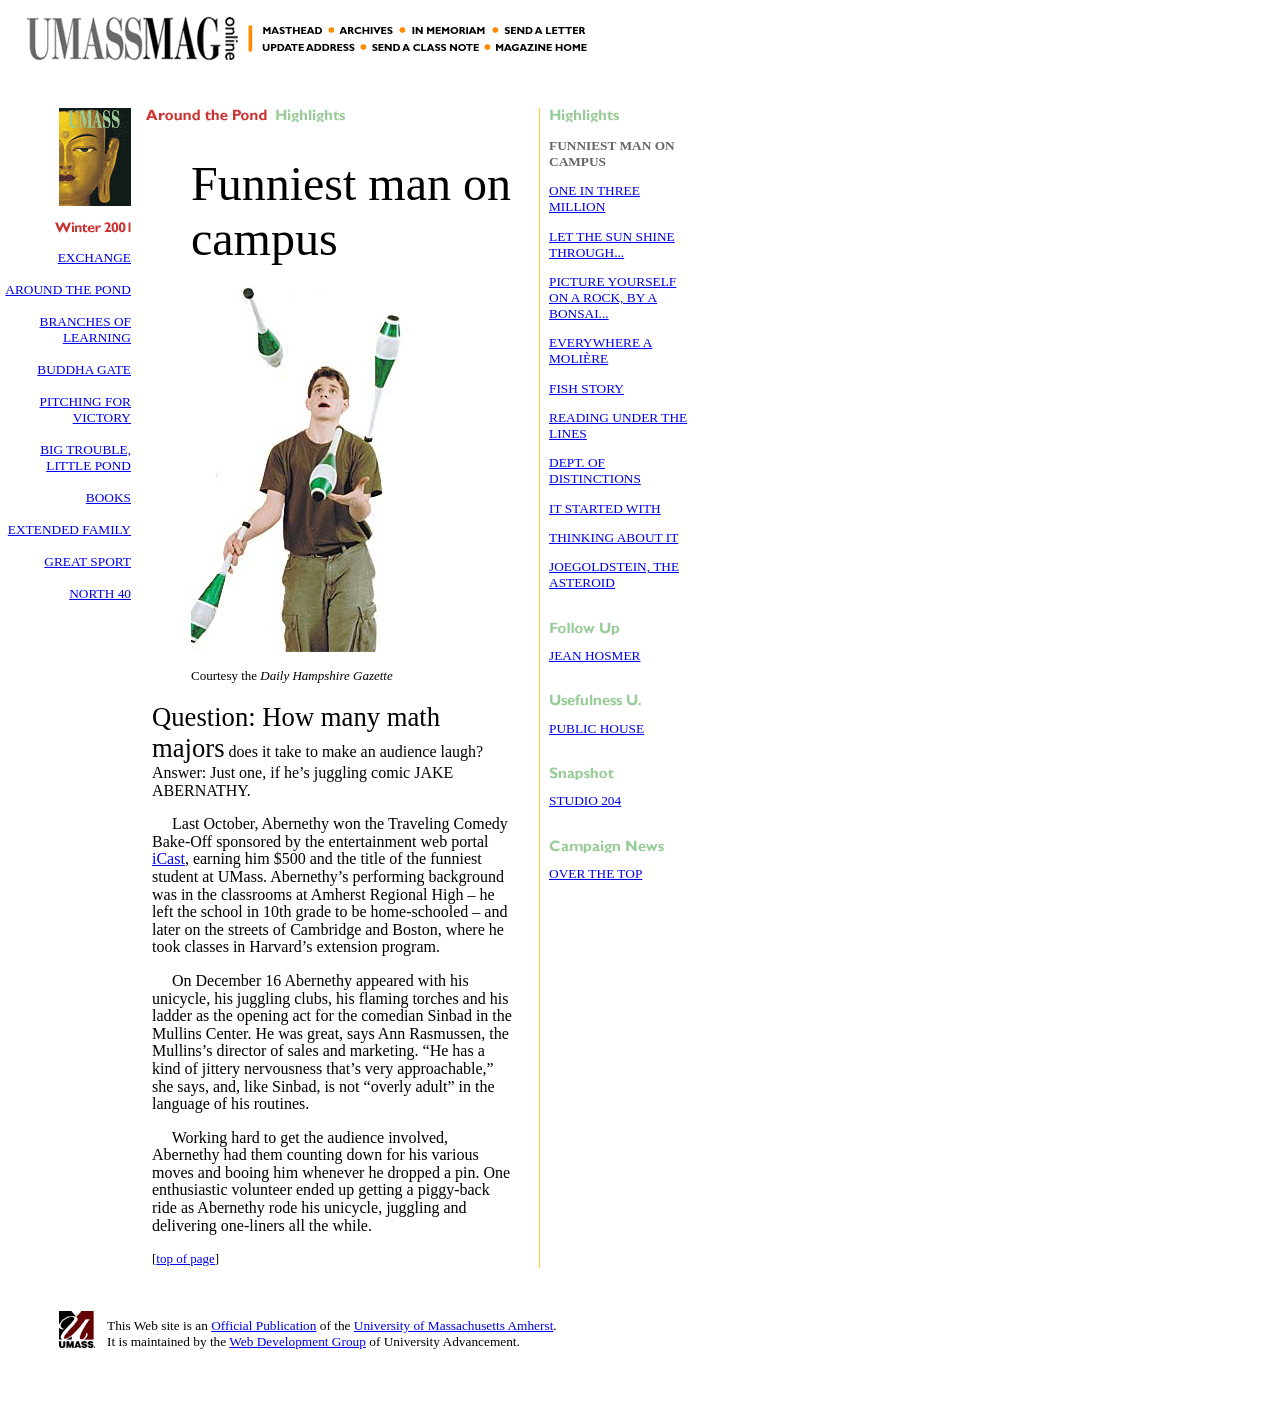
<file: archive/umass-magazine-funniest-man-on-campus.html>
<!-- Preserved locally from the Internet Archive snapshot dated 2001-04-30. -->
<html>
<head>
<title>Funniest man on campus</title>
<meta http-equiv="Content-Type" content="text/html; charset=iso-8859-1">
<meta name="description" content="Fireworks Splice HTML">
<style type="text/css">
<!--
.body {  font-family: "Times New Roman", Times, serif; font-size: 12pt; font-style: normal; line-height: 110%; color: #000000}
.sidemenu {  font-family: "Times New Roman", Times, serif; font-size: 10pt; font-style: normal; line-height: normal; color: #000000}
.title {  font-family: "Times New Roman", Times, serif; font-size: 36pt; font-style: normal; line-height: normal}
.subtitle {  font-family: "Times New Roman", Times, serif; font-size: 20pt; font-style: normal; line-height: normal; color: #000000}
.subtitleItal { font-family: "Times New Roman", Times, serif; font-size: 20pt; font-style: italic; line-height: normal; color: #000000}
.bodySS { font-family: Arial, Helvetica, sans-serif; font-size: 12pt; font-style: normal; line-height: 110%; color: #000000}
-->
</style>
</head>
<body bgcolor="#FFFFFF" leftmargin="0" topmargin="0" marginwidth="0" marginheight="0">
<span class="body"></span>
<table border="0" cellpadding="0" cellspacing="0" width="648">
  <tr> 
    <!-- Shim row, height 1. -->
    <td width="8"><img src="umass-magazine-funniest-man-on-campus_files/front-shim.gif" width="6" height="10" border="0" alt=""></td>
    <td width="26"><img src="umass-magazine-funniest-man-on-campus_files/front-shim.gif" width="19" height="10" border="0" alt=""></td>
    <td width="97"><img src="umass-magazine-funniest-man-on-campus_files/front-shim.gif" width="71" height="10" border="0" alt=""></td>
    <td width="21"><img src="umass-magazine-funniest-man-on-campus_files/front-shim.gif" width="21" height="10" border="0" alt=""></td>
    <td width="39"><img src="umass-magazine-funniest-man-on-campus_files/front-shim.gif" width="39" height="10" border="0" alt=""></td>
    <td width="50"><img src="umass-magazine-funniest-man-on-campus_files/front-shim.gif" width="50" height="10" border="0" alt=""></td>
    <td width="265"><img src="umass-magazine-funniest-man-on-campus_files/front-shim.gif" width="265" height="10" border="0" alt=""></td>
    <td width="24"><img src="umass-magazine-funniest-man-on-campus_files/front-shim.gif" width="24" height="10" border="0" alt=""></td>
    <td align="left" valign="top" width="1"><img src="umass-magazine-funniest-man-on-campus_files/front-shim.gif" width="1" height="1" border="0" alt=""></td>
    <td width="9"><img src="umass-magazine-funniest-man-on-campus_files/front-shim.gif" width="9" height="10" border="0" alt=""></td>
    <td width="58"><img src="umass-magazine-funniest-man-on-campus_files/front-shim.gif" width="58" height="10" border="0" alt=""></td>
    <td width="85"><img src="umass-magazine-funniest-man-on-campus_files/front-shim.gif" width="85" height="10" border="0" alt=""></td>
    <td width="68"><img src="umass-magazine-funniest-man-on-campus_files/front-shim.gif" width="68" height="10" border="0" alt=""></td>
    <td width="1"><img src="umass-magazine-funniest-man-on-campus_files/front-shim.gif" width="1" height="10" border="0" alt=""></td>
  </tr>
  <tr valign="top" align="left">
    <!-- row 1 -->
    <td colspan="6" height="0"><a href="https://web.archive.org/web/20010430185659/http://www.umass.edu/umassmag"><img src="umass-magazine-funniest-man-on-campus_files/front-topPLATE.gif" width="242" height="56" border="0" alt="UMASS magazine online"></a></td>
    <td colspan="5" height="0"><img src="umass-magazine-funniest-man-on-campus_files/front-topNAV.gif" width="350" height="56" border="0" alt="-" usemap="#menu"> 
      <map name="menu"> 
        <area shape="rect" coords="16,13,84,28" href="https://web.archive.org/web/20010430185659/http://www.umass.edu/umassmag/masthead.html" alt="Masthead" title="Masthead">
        <area shape="rect" coords="93,13,156,28" href="https://web.archive.org/web/20010430185659/http://www.umass.edu/umassmag/archives/index.html" alt="Archives" title="Archives">
        <area shape="rect" coords="167,13,249,28" href="https://web.archive.org/web/20010430185659/http://www.umass.edu/umassmag/archives/2001/winter2001/inmemoriam.html" alt="In Memoriam" title="In Memoriam">
        <area shape="rect" coords="258,13,349,28" href="https://web.archive.org/web/20010430185659/http://www.umass.edu/umassmag/letters.html" alt="Send a Letter" title="Send a Letter">
        <area shape="rect" coords="15,31,116,46" href="https://web.archive.org/web/20010430185659/http://www.umass.edu/umassmag/address.html" alt="Update Address" title="Update Address">
        <area shape="rect" coords="126,31,240,46" href="https://web.archive.org/web/20010430185659/http://www.umass.edu/umassmag/classnote.html" alt="Send a Class Note" title="Send a Class Note">
        <area shape="rect" coords="249,31,347,46" href="https://web.archive.org/web/20010430185659/http://www.umass.edu/umassmag" alt="Magazine Home" title="Magazine Home">
      </map>
    </td>
    <td colspan="2" height="0">&nbsp;</td>
    <td width="1"><img src="umass-magazine-funniest-man-on-campus_files/front-shim.gif" width="1" height="56" border="0" alt=""></td>
  </tr>
  <tr valign="top" align="left">
    <!-- row 2 -->
    <td colspan="12" height="0"><a name="top"></a></td>
    <td rowspan="7" height="0" width="68">&nbsp;</td>
    <td width="1"><img src="umass-magazine-funniest-man-on-campus_files/front-shim.gif" width="1" height="42" border="0" alt=""></td>
  </tr>
  <tr valign="top" align="left">
    <!-- row 3 -->
    <td rowspan="5" colspan="3" height="0"> 
      <div align="right"> 
        <p><a href="https://web.archive.org/web/20010430185659/http://www.umass.edu/umassmag/archives/2001/winter2001/index.html"><img src="umass-magazine-funniest-man-on-campus_files/winter-home2.gif" width="72" height="98" border="0" alt="Winter 2001 Home"></a><br>
        </p>
        <div align="right"> 
          <p> <img src="umass-magazine-funniest-man-on-campus_files/winter-date.gif" width="131" height="12" alt="Winter 2000"></p>
          <p><span class="sidemenu"><a href="https://web.archive.org/web/20010430185659/http://www.umass.edu/umassmag/letters/winter2001.html">EXCHANGE</a></span></p>
        </div>
        <div align="right"> 
          <p><span class="sidemenu"><a href="https://web.archive.org/web/20010430185659/http://www.umass.edu/umassmag/archives/2001/winter2001/pond.html">AROUND THE POND</a></span></p>
          <p><span class="sidemenu"><a href="https://web.archive.org/web/20010430185659/http://www.umass.edu/umassmag/archives/2001/winter2001/branches.html">BRANCHES OF<br>
            LEARNING</a></span></p>
          <p><span class="sidemenu"><a href="https://web.archive.org/web/20010430185659/http://www.umass.edu/umassmag/archives/2001/winter2001/buddha.html">BUDDHA GATE</a></span></p>
          <p><span class="sidemenu"><a href="https://web.archive.org/web/20010430185659/http://www.umass.edu/umassmag/archives/2001/winter2001/sydney.html">PITCHING FOR<br>
            VICTORY</a></span></p>
          <p><span class="sidemenu"><a href="https://web.archive.org/web/20010430185659/http://www.umass.edu/umassmag/archives/2001/winter2001/athens.html">BIG TROUBLE,<br>
            LITTLE POND</a></span></p>
          <p><span class="sidemenu"><a href="https://web.archive.org/web/20010430185659/http://www.umass.edu/umassmag/archives/2001/winter2001/books.html">BOOKS</a></span></p>
          <p><span class="sidemenu"><a href="https://web.archive.org/web/20010430185659/http://www.umass.edu/umassmag/archives/2001/winter2001/family.html">EXTENDED FAMILY</a><br>
            </span></p>
          <p><span class="sidemenu"><a href="https://web.archive.org/web/20010430185659/http://www.umass.edu/umassmag/archives/2001/winter2001/sport.html">GREAT SPORT</a></span></p>
          <p><span class="sidemenu"><a href="https://web.archive.org/web/20010430185659/http://www.umass.edu/umassmag/archives/2001/winter2001/north40.html">NORTH 40</a></span>
          <p>&nbsp;
        </div>
      </div>
    </td>
    <td colspan="4" height="0"><img src="umass-magazine-funniest-man-on-campus_files/winter-pond.gif" height="14" border="0" alt="Around the Pond"><img src="umass-magazine-funniest-man-on-campus_files/winter-highlights.gif" width="75" height="14"></td>
    <td rowspan="6" height="0" width="24"> 
      <div align="right"><br>
        <br>
      </div>
    </td>
    <td rowspan="6" height="0" bgcolor="#FFCC33" width="1"><img src="umass-magazine-funniest-man-on-campus_files/front-shim.gif" width="1" height="1"></td>
    <td rowspan="6" height="0" width="9">&nbsp;</td>
    <td colspan="2" rowspan="6" height="0"> 
      <p><img src="umass-magazine-funniest-man-on-campus_files/winter-highlights.gif" width="75" height="14"></p>
      <p class="sidemenu"><b><font color="#666666">FUNNIEST MAN ON CAMPUS</font></b></p>
      <p class="sidemenu"><a href="https://web.archive.org/web/20010430185659/http://www.umass.edu/umassmag/archives/2001/winter2001/h_one.html">ONE IN THREE MILLION</a></p>
      <p class="sidemenu"><a href="https://web.archive.org/web/20010430185659/http://www.umass.edu/umassmag/archives/2001/winter2001/h_sun.html">LET THE SUN SHINE THROUGH...</a></p>
      <p class="sidemenu"><a href="https://web.archive.org/web/20010430185659/http://www.umass.edu/umassmag/archives/2001/winter2001/h_durfee.html">PICTURE YOURSELF ON A ROCK, 
        BY A BONSAI...</a></p>
      <p class="sidemenu"><a href="https://web.archive.org/web/20010430185659/http://www.umass.edu/umassmag/archives/2001/winter2001/h_moliere.html">EVERYWHERE A MOLI&Egrave;RE</a></p>
      <p class="sidemenu"><a href="https://web.archive.org/web/20010430185659/http://www.umass.edu/umassmag/archives/2001/winter2001/h_fish.html">FISH STORY</a></p>
      <p class="sidemenu"><a href="https://web.archive.org/web/20010430185659/http://www.umass.edu/umassmag/archives/2001/winter2001/h_lines.html">READING UNDER THE LINES</a></p>
      <p class="sidemenu"><a href="https://web.archive.org/web/20010430185659/http://www.umass.edu/umassmag/archives/2001/winter2001/highlights.html">DEPT. OF DISTINCTIONS</a></p>
      <p class="sidemenu"><a href="https://web.archive.org/web/20010430185659/http://www.umass.edu/umassmag/archives/2001/winter2001/highlights.html#it">IT STARTED WITH</a></p>
      <p class="sidemenu"><a href="https://web.archive.org/web/20010430185659/http://www.umass.edu/umassmag/archives/2001/winter2001/highlights.html#think">THINKING ABOUT IT</a></p>
      <p class="sidemenu"><a href="https://web.archive.org/web/20010430185659/http://www.umass.edu/umassmag/archives/2001/winter2001/highlights.html#asteroid">JOEGOLDSTEIN, THE 
        ASTEROID</a></p>
      <p class="sidemenu"><br>
        <img src="umass-magazine-funniest-man-on-campus_files/winter-follow.gif" width="76" height="14"> 
      </p>
      <p class="sidemenu"><a href="https://web.archive.org/web/20010430185659/http://www.umass.edu/umassmag/archives/2001/winter2001/follow.html">JEAN HOSMER</a></p>
      <p class="sidemenu"><br>
        <img src="umass-magazine-funniest-man-on-campus_files/winter-useful.gif" width="96" height="14"> </p>
      <p class="sidemenu"><a href="https://web.archive.org/web/20010430185659/http://www.umass.edu/umassmag/archives/2001/winter2001/public.html">PUBLIC HOUSE</a></p>
      <p class="sidemenu"><br>
        <img src="umass-magazine-funniest-man-on-campus_files/winter-snapshot.gif" width="69" height="14"> </p>
      <p class="sidemenu"><a href="https://web.archive.org/web/20010430185659/http://www.umass.edu/umassmag/archives/2001/winter2001/studio.html">STUDIO 204</a></p>
      <p class="sidemenu"><br>
        <img src="umass-magazine-funniest-man-on-campus_files/winter-campaign.gif" width="118" height="14"> </p>
      <p class="sidemenu"><a href="https://web.archive.org/web/20010430185659/http://www.umass.edu/umassmag/archives/2001/winter2001/campaign.html">OVER THE TOP</a></p>
      </td>
    <td width="1"><img src="umass-magazine-funniest-man-on-campus_files/front-shim.gif" width="1" height="14" border="0" alt=""></td>
  </tr>
  <tr valign="top">
    <!-- row 4 -->
    <td rowspan="4" colspan="2" height="0">&nbsp;</td>
    <td rowspan="4" colspan="2" height="0"> 
      <p>&nbsp;</p>
      <p><span class="title">Funniest man on campus</span><br>
      </p>
      <p><img src="umass-magazine-funniest-man-on-campus_files/winter-juggler.jpg" width="234" height="370" alt="Juggler Jake Abernathy"><br>
      </p>
      <table width="324" border="0" cellspacing="0" cellpadding="0">
        <tr> 
          <td><font size="-1"> Courtesy the <i>Daily Hampshire Gazette</i></font></td>
        </tr>
      </table>
      
    </td>
    <td width="1"><img src="umass-magazine-funniest-man-on-campus_files/front-shim.gif" width="1" height="83" border="0" alt=""></td>
  </tr>
  <tr valign="top" align="left">
    <!-- row 5 -->
    <td height="29" width="1"><img src="umass-magazine-funniest-man-on-campus_files/front-shim.gif" width="1" height="30" border="0" alt=""></td>
  </tr>
  <tr valign="top" align="left">
    <!-- row 6 -->
    <td width="1"><img src="umass-magazine-funniest-man-on-campus_files/front-shim.gif" width="1" height="219" border="0" alt=""></td>
  </tr>
  <tr valign="top">
    <!-- row 8 -->
    <td height="2" width="1"><img src="umass-magazine-funniest-man-on-campus_files/front-shim.gif" width="1" height="8" border="0" alt=""></td>
  </tr>
  <tr valign="top" align="left">
    <!-- row 10 -->
    <td colspan="4" height="0">&nbsp;</td>
    <td colspan="3" height="0"> 
      <p><br>
        <span class="subtitle">Question: How many math majors</span> <span class="body">does 
        it take to make an audience laugh? Answer: Just one, if he&#146;s juggling 
        comic JAKE ABERNATHY.</span></p>
      <p class="body">&nbsp;&nbsp;&nbsp;&nbsp;&nbsp;Last October, Abernethy won 
        the Traveling Comedy Bake-Off sponsored by the entertainment web portal 
        <a href="https://web.archive.org/web/20010430185659/http://www.icast.com/">iCast</a>, earning him $500 and the title 
        of the funniest student at UMass. Abernethy&#146;s performing background 
        was in the classrooms at Amherst Regional High &#150; he left the school 
        in 10th grade to be home-schooled &#150; and later on the streets of Cambridge 
        and Boston, where he took classes in Harvard&#146;s extension program. 
      </p>
      <p class="body">&nbsp;&nbsp;&nbsp;&nbsp;&nbsp;On December 16 Abernethy appeared 
        with his unicycle, his juggling clubs, his flaming torches and his ladder 
        as the opening act for the comedian Sinbad in the Mullins Center. He was 
        great, says Ann Rasmussen, the Mullins&#146;s director of sales and marketing. 
        &#147;He has a kind of jittery nervousness that&#146;s very approachable,&#148; 
        she says, and, like Sinbad, is not &#147;overly adult&#148; in the language 
        of his routines. </p>
      <p class="body">&nbsp;&nbsp;&nbsp;&nbsp;&nbsp;Working hard to get the audience 
        involved, Abernethy had them counting down for his various moves and booing 
        him whenever he dropped a pin. One enthusiastic volunteer ended up getting 
        a piggy-back ride as Abernethy rode his unicycle, juggling and delivering 
        one-liners all the while. </p>
      <p class="body"><font size="-1">[<a href="#top">top of page</a>]</font></p>
      <p> 
    </td>
    <td width="1"><img src="umass-magazine-funniest-man-on-campus_files/front-shim.gif" width="1" height="42" border="0"  alt=""></td>
  </tr>
</table>
<table width="700" border="0" cellspacing="1" cellpadding="0">
  <tr align="left" valign="top"> 
    <td width="42" height="2"><img src="umass-magazine-funniest-man-on-campus_files/front-shim.gif" width="48" height="32" border="0" alt=""></td>
    <td width="653" height="2">&nbsp;</td>
  </tr>
  <tr align="left" valign="top"> 
    <td width="42">&nbsp;</td>
    <td width="653"><a href="https://web.archive.org/web/20010430185659/http://www.umass.edu"><span class="sidemenu"><img src="umass-magazine-funniest-man-on-campus_files/front-1bumlogo.gif" width="54" height="55" align="left" alt="UMass logo" border="0"></span></a><span class="sidemenu"><br>
      This Web site is an <a href="https://web.archive.org/web/20010430185659/http://www.umass.edu/umhome/official.html">Official 
      Publication</a> of the <a href="https://web.archive.org/web/20010430185659/http://www.umass.edu/">University of Massachusetts 
      Amherst</a>.<br>
      It is maintained by the <a href="https://web.archive.org/web/20010430185659/http://www.umass.edu/webdev/">Web Development 
      Group</a> of University Advancement.</span></td>
  </tr>
</table>
<p>&nbsp;</p>
</body>

</html>
</file>
<file: _astro/index.Cb5Hhh96.css>
body.home-page{background:#081018;color:#f7f1e5}body.home-page .nav{background:#081018c7;border-color:#ffffff1a}body.home-page .brand,body.home-page .links a{color:#f7f1e5}.home-hero[data-astro-cid-j7pv25f6]{display:grid;grid-template-columns:minmax(0,1.2fr) minmax(280px,360px);gap:56px;align-items:start;padding:78px 0 72px}h1[data-astro-cid-j7pv25f6]{font-family:var(--serif);font-size:clamp(60px,8vw,96px);line-height:.88;letter-spacing:-.065em;margin:0 0 30px}.pos-item[data-astro-cid-j7pv25f6]{margin-bottom:26px}.pos-label[data-astro-cid-j7pv25f6]{display:block;font:600 13px/1.2 var(--mono);color:#d8bd72;text-transform:uppercase;letter-spacing:.08em;margin-bottom:7px}.pos-item[data-astro-cid-j7pv25f6] p[data-astro-cid-j7pv25f6]{margin:0;font-size:18px;line-height:1.55;color:#f7f1e5d6;max-width:690px}.pos-item[data-astro-cid-j7pv25f6] a[data-astro-cid-j7pv25f6],.placeholder[data-astro-cid-j7pv25f6] a[data-astro-cid-j7pv25f6]{color:#f7f1e5;text-decoration:underline;text-decoration-color:#d8bd726b;text-underline-offset:4px}.profile-links[data-astro-cid-j7pv25f6]{display:flex;flex-wrap:wrap;gap:10px 18px;margin-top:32px;color:#f7f1e5ad;font:600 13px/1 var(--mono);text-transform:uppercase;letter-spacing:.06em}.profile-links[data-astro-cid-j7pv25f6] a[data-astro-cid-j7pv25f6]{color:inherit;text-decoration:none;border-bottom:1px solid rgba(216,189,114,.34);padding-bottom:3px}.profile-links[data-astro-cid-j7pv25f6] a[data-astro-cid-j7pv25f6]:hover{color:#f7f1e5;border-color:#d8bd72cc}.side-panel[data-astro-cid-j7pv25f6]{display:grid;gap:18px;position:sticky;top:92px}.hero-image-container[data-astro-cid-j7pv25f6]{aspect-ratio:4 / 5;width:100%;max-width:350px;border-radius:28px;overflow:hidden;border:1px solid rgba(255,255,255,.12);box-shadow:0 40px 100px #00000061}.hero-image-container[data-astro-cid-j7pv25f6] img[data-astro-cid-j7pv25f6]{width:100%;height:100%;object-fit:cover;object-position:50% 50%}.contact-card[data-astro-cid-j7pv25f6]{border:1px solid rgba(255,255,255,.13);border-radius:28px;background:#ffffff0e;padding:21px;box-shadow:0 24px 80px #0000003d}.contact-card[data-astro-cid-j7pv25f6] h2[data-astro-cid-j7pv25f6]{font-family:var(--serif);font-size:28px;line-height:1;letter-spacing:-.04em;margin:0 0 20px;color:#d8bd72}dl[data-astro-cid-j7pv25f6],dd[data-astro-cid-j7pv25f6]{margin:0}dl[data-astro-cid-j7pv25f6]{display:grid;gap:18px}dt[data-astro-cid-j7pv25f6]{font:600 12px/1 var(--mono);color:#d8bd72e6;text-transform:uppercase;letter-spacing:.08em;margin-bottom:5px}dd[data-astro-cid-j7pv25f6]{color:#f7f1e5d6;font-size:15px;line-height:1.42}dd[data-astro-cid-j7pv25f6] span[data-astro-cid-j7pv25f6]{color:#d8bd72db}.content-stream[data-astro-cid-j7pv25f6]{display:grid;grid-template-columns:minmax(0,1.45fr) minmax(280px,.75fr);gap:56px;align-items:start;padding:64px 0 110px;border-top:1px solid rgba(255,255,255,.12)}.section-heading[data-astro-cid-j7pv25f6]{margin-bottom:18px}.section-heading[data-astro-cid-j7pv25f6] h2[data-astro-cid-j7pv25f6]{margin-top:9px}.section-heading[data-astro-cid-j7pv25f6] h2[data-astro-cid-j7pv25f6],.applicant-note[data-astro-cid-j7pv25f6] h2[data-astro-cid-j7pv25f6]{font-family:var(--serif);font-size:36px;line-height:1.02;letter-spacing:-.04em;margin:0;color:#d8bd72}.section-kicker[data-astro-cid-j7pv25f6]{margin:0;color:#d8bd72b8;font:600 11px/1 var(--mono);text-transform:uppercase;letter-spacing:.08em}.news-list[data-astro-cid-j7pv25f6]{border-top:1px solid rgba(255,255,255,.12)}.news-item[data-astro-cid-j7pv25f6]{display:grid;grid-template-columns:94px minmax(0,1fr);gap:20px;padding:18px 0;border-bottom:1px solid rgba(255,255,255,.12)}.news-item[data-astro-cid-j7pv25f6] time[data-astro-cid-j7pv25f6]{color:#d8bd72bf;font:600 11px/1.35 var(--mono);text-transform:uppercase;letter-spacing:.04em}.news-item[data-astro-cid-j7pv25f6] h3[data-astro-cid-j7pv25f6]{margin:0 0 5px;font-family:var(--serif);font-size:21px;line-height:1.15;letter-spacing:-.025em}.news-item[data-astro-cid-j7pv25f6] h3[data-astro-cid-j7pv25f6] a[data-astro-cid-j7pv25f6]{color:inherit;text-decoration-color:#d8bd7273;text-underline-offset:4px}.news-item[data-astro-cid-j7pv25f6] p[data-astro-cid-j7pv25f6]{margin:0;color:#f7f1e59e;font-size:14px;line-height:1.45}.applicant-note[data-astro-cid-j7pv25f6]{padding:26px;border:1px solid rgba(216,189,114,.28);border-radius:22px;background:linear-gradient(145deg,#d8bd721a,#ffffff09)}.applicant-note[data-astro-cid-j7pv25f6] h2[data-astro-cid-j7pv25f6]{margin:12px 0 15px;font-size:29px;color:#f7f1e5}.applicant-note[data-astro-cid-j7pv25f6]>p[data-astro-cid-j7pv25f6]:not(.section-kicker){margin:0;color:#f7f1e5b8;font-size:15px;line-height:1.56}.applicant-links[data-astro-cid-j7pv25f6]{display:grid;gap:8px;margin-top:19px}.applicant-links[data-astro-cid-j7pv25f6] a[data-astro-cid-j7pv25f6]{display:flex;justify-content:space-between;gap:12px;color:#d8bd72;font:600 12px/1.3 var(--mono);text-decoration:none}.applicant-links[data-astro-cid-j7pv25f6] a[data-astro-cid-j7pv25f6]:hover{color:#f7f1e5}@media(max-width:1000px){.content-stream[data-astro-cid-j7pv25f6]{grid-template-columns:1fr;gap:42px}}@media(max-width:1000px){.home-hero[data-astro-cid-j7pv25f6]{grid-template-columns:1fr;gap:42px;padding-top:62px}.side-panel[data-astro-cid-j7pv25f6]{position:static}}@media(max-width:620px){h1[data-astro-cid-j7pv25f6]{font-size:clamp(54px,16vw,76px)}.hero-image-container[data-astro-cid-j7pv25f6]{max-width:260px;border-radius:22px}.contact-card[data-astro-cid-j7pv25f6]{max-width:350px}.pos-item[data-astro-cid-j7pv25f6] p[data-astro-cid-j7pv25f6]{font-size:17px}.news-item[data-astro-cid-j7pv25f6]{grid-template-columns:1fr;gap:7px}}
</file>
<file: _astro/index.PQk654YT.css>
body.other-stuff{background:radial-gradient(circle at 92% 35%,rgba(61,169,214,.1),transparent 28%),radial-gradient(circle at 8% 76%,rgba(238,117,95,.08),transparent 27%),#081018;color:#f7f1e5}body.other-stuff .nav{background:#081018c7;border-color:#ffffff1a}body.other-stuff .brand,body.other-stuff .links a{color:#f7f1e5}body.other-stuff .links a.button.button{color:var(--ink)}.intro[data-astro-cid-wq4gjsv3]{padding:64px 0 42px}.intro[data-astro-cid-wq4gjsv3] h1[data-astro-cid-wq4gjsv3]{font-family:var(--serif);font-size:clamp(44px,5.7vw,72px);line-height:.94;letter-spacing:-.06em;max-width:980px;margin:14px 0 24px}.lede[data-astro-cid-wq4gjsv3]{color:#f7f1e5bf;max-width:820px;font-size:19px}.kicker[data-astro-cid-wq4gjsv3]{color:#d8bd72}.section-nav[data-astro-cid-wq4gjsv3]{display:grid;grid-template-columns:repeat(3,minmax(0,1fr));gap:10px;max-width:920px;margin-top:34px}.section-nav[data-astro-cid-wq4gjsv3] a[data-astro-cid-wq4gjsv3]{display:flex;gap:12px;align-items:baseline;padding:13px 15px;color:#f7f1e5c7;border:1px solid rgba(255,255,255,.12);border-radius:14px;background:#ffffff09;text-decoration:none;font-size:14px;line-height:1.25}.section-nav[data-astro-cid-wq4gjsv3] a[data-astro-cid-wq4gjsv3]:hover{border-color:#d8bd7280;color:#fff}.section-nav[data-astro-cid-wq4gjsv3] span[data-astro-cid-wq4gjsv3]{color:#d8bd72;font:600 10px/1 var(--mono)}.story-flow[data-astro-cid-wq4gjsv3]{max-width:1120px;padding:10px 0 120px}.story-section[data-astro-cid-wq4gjsv3]{display:grid;grid-template-columns:220px minmax(0,1fr);gap:50px;padding:58px 0 72px;border-top:1px solid rgba(255,255,255,.13);scroll-margin-top:90px}.story-heading[data-astro-cid-wq4gjsv3]{position:sticky;top:100px;align-self:start}.story-heading[data-astro-cid-wq4gjsv3] span[data-astro-cid-wq4gjsv3]{color:#d8bd72;font:600 11px/1 var(--mono)}.story-heading[data-astro-cid-wq4gjsv3] h2[data-astro-cid-wq4gjsv3]{margin:12px 0 0;color:#f7f1e5f5;font-family:var(--serif);font-size:30px;line-height:1.03;letter-spacing:-.04em}.story-content[data-astro-cid-wq4gjsv3]{min-width:0}.section-intro[data-astro-cid-wq4gjsv3]{max-width:760px;margin:0 0 28px;color:#f7f1e5e6;font-size:19px;line-height:1.58}.prose[data-astro-cid-wq4gjsv3]{max-width:760px}.prose[data-astro-cid-wq4gjsv3] p[data-astro-cid-wq4gjsv3]{margin:0 0 18px;color:#f7f1e5d6;font-size:18px;line-height:1.62}.prose[data-astro-cid-wq4gjsv3] a[data-astro-cid-wq4gjsv3],.archive-links[data-astro-cid-wq4gjsv3] a[data-astro-cid-wq4gjsv3]{color:#f7f1e5;text-decoration:underline;text-decoration-color:#d8bd726b;text-underline-offset:4px}.prose[data-astro-cid-wq4gjsv3] a[data-astro-cid-wq4gjsv3]:hover,.archive-links[data-astro-cid-wq4gjsv3] a[data-astro-cid-wq4gjsv3]:hover{text-decoration-color:#d8bd72e0}.bio-quote[data-astro-cid-wq4gjsv3]{position:relative;max-width:820px;margin:0;padding:52px 54px 48px;border:1px solid rgba(216,189,114,.24);border-radius:26px;background:radial-gradient(circle at 8% 0%,rgba(216,189,114,.11),transparent 30%),#ffffff09;box-shadow:0 24px 70px #00000038;overflow:hidden}.bio-quote[data-astro-cid-wq4gjsv3] .prose[data-astro-cid-wq4gjsv3]{max-width:none}.bio-quote[data-astro-cid-wq4gjsv3] .prose[data-astro-cid-wq4gjsv3] p[data-astro-cid-wq4gjsv3]{color:#f7f1e5e6;font-family:var(--serif);font-size:clamp(18px,1.7vw,21px);line-height:1.55}.bio-quote[data-astro-cid-wq4gjsv3] .prose[data-astro-cid-wq4gjsv3] p[data-astro-cid-wq4gjsv3]:last-child{margin-bottom:0}.quote-mark[data-astro-cid-wq4gjsv3]{position:absolute;color:#d8bd724d;font-family:Georgia,var(--serif);font-size:clamp(92px,10vw,142px);font-weight:700;line-height:1;pointer-events:none;user-select:none}.quote-open[data-astro-cid-wq4gjsv3]{top:-6px;left:16px}.quote-close[data-astro-cid-wq4gjsv3]{right:16px;bottom:-52px}.affiliation-grid[data-astro-cid-wq4gjsv3]{display:grid;grid-template-columns:repeat(3,minmax(0,1fr));gap:12px;margin-top:30px}.affiliation[data-astro-cid-wq4gjsv3]{min-height:138px;display:flex;flex-direction:column;justify-content:space-between;gap:24px;padding:18px;border-radius:18px;color:#101820;text-decoration:none;border:1px solid rgba(255,255,255,.24);box-shadow:0 18px 48px #0003;transition:transform .16s ease,box-shadow .16s ease}.affiliation[data-astro-cid-wq4gjsv3]:hover{transform:translateY(-3px);box-shadow:0 24px 58px #0000004d}.affiliation-google[data-astro-cid-wq4gjsv3]{background:#fff}.affiliation-gatech[data-astro-cid-wq4gjsv3]{background:#f1df9a}.affiliation-blueconduit[data-astro-cid-wq4gjsv3]{background:#dcefff}.affiliation-mark[data-astro-cid-wq4gjsv3]{display:flex;align-items:center;gap:8px;min-height:34px}.affiliation-mark[data-astro-cid-wq4gjsv3] img[data-astro-cid-wq4gjsv3]{display:block;width:auto;max-width:100%;max-height:34px;object-fit:contain;object-position:left center}.affiliation-google[data-astro-cid-wq4gjsv3] .affiliation-mark[data-astro-cid-wq4gjsv3] img[data-astro-cid-wq4gjsv3]{max-width:88px}.affiliation-blueconduit[data-astro-cid-wq4gjsv3] .affiliation-mark[data-astro-cid-wq4gjsv3] img[data-astro-cid-wq4gjsv3]{max-width:155px}.affiliation-mark[data-astro-cid-wq4gjsv3]>span[data-astro-cid-wq4gjsv3]{color:#3c4043;font:500 20px/1.1 Arial,sans-serif}.affiliation-copy[data-astro-cid-wq4gjsv3]{display:grid;gap:4px}.affiliation-copy[data-astro-cid-wq4gjsv3] strong[data-astro-cid-wq4gjsv3]{font:700 16px/1.1 var(--serif)}.affiliation-copy[data-astro-cid-wq4gjsv3] small[data-astro-cid-wq4gjsv3]{color:#101820a8;font:600 10px/1.2 var(--mono);text-transform:uppercase;letter-spacing:.06em}.photo-grid[data-astro-cid-wq4gjsv3]{display:grid;grid-template-columns:repeat(12,1fr);gap:12px;margin:30px 0 0;align-items:start}.photo[data-astro-cid-wq4gjsv3]{margin:0;border-radius:20px;border:1px solid rgba(255,255,255,.13);background:#ffffff0b;box-shadow:0 18px 52px #0000003d;overflow:hidden}.photo-frame[data-astro-cid-wq4gjsv3]{position:relative;aspect-ratio:16 / 10;overflow:hidden;background:#ffffff0b}.photo-frame[data-astro-cid-wq4gjsv3] img[data-astro-cid-wq4gjsv3]{display:block;width:100%;height:100%;object-fit:cover}.photo-label[data-astro-cid-wq4gjsv3]{position:absolute;right:10px;bottom:10px;z-index:1;max-width:calc(100% - 20px);padding:7px 11px 6px;border-radius:999px;background:linear-gradient(135deg,#081018cc,#08101880);color:#f7f1e5f5;border:1px solid rgba(255,255,255,.24);box-shadow:0 10px 28px #00000052;font-family:var(--serif);font-size:clamp(17px,2vw,24px);font-weight:700;line-height:.95;letter-spacing:-.04em;text-align:right;text-decoration:none;text-shadow:0 2px 12px rgba(0,0,0,.45);backdrop-filter:blur(8px)}.photo-caption[data-astro-cid-wq4gjsv3]{display:grid;gap:8px;padding:14px 16px 16px;color:#f7f1e5cc;font-size:14px;line-height:1.45}.photo-caption[data-astro-cid-wq4gjsv3] a[data-astro-cid-wq4gjsv3],.photo-caption[data-astro-cid-wq4gjsv3] small[data-astro-cid-wq4gjsv3]{color:#d8bd72c7;font:600 10px/1.3 var(--mono);letter-spacing:.035em;text-decoration:none}.photo-caption[data-astro-cid-wq4gjsv3] a[data-astro-cid-wq4gjsv3]:hover{color:#f7f1e5}.tile-1[data-astro-cid-wq4gjsv3]{grid-column:span 7}.tile-2[data-astro-cid-wq4gjsv3]{grid-column:span 5}.story-flint-blueconduit[data-astro-cid-wq4gjsv3] .story-heading[data-astro-cid-wq4gjsv3] span[data-astro-cid-wq4gjsv3]{color:#62c9ed}.story-beyond-the-lab[data-astro-cid-wq4gjsv3] .story-heading[data-astro-cid-wq4gjsv3] span[data-astro-cid-wq4gjsv3]{color:#f28d76}.story-beyond-the-lab[data-astro-cid-wq4gjsv3] .photo[data-astro-cid-wq4gjsv3]{border-color:#f28d764d}.story-beyond-the-lab[data-astro-cid-wq4gjsv3] .photo-grid[data-astro-cid-wq4gjsv3]{display:block;columns:3 220px;column-gap:12px}.story-beyond-the-lab[data-astro-cid-wq4gjsv3] .photo[data-astro-cid-wq4gjsv3]{break-inside:avoid;margin:0 0 12px}.story-beyond-the-lab[data-astro-cid-wq4gjsv3] .photo-frame[data-astro-cid-wq4gjsv3]{aspect-ratio:auto}.story-beyond-the-lab[data-astro-cid-wq4gjsv3] .photo-frame[data-astro-cid-wq4gjsv3] img[data-astro-cid-wq4gjsv3]{height:auto;object-fit:contain}.placeholder-photo[data-astro-cid-wq4gjsv3]{display:grid;align-content:end;padding:18px;background:radial-gradient(circle at 20% 20%,rgba(216,189,114,.18),transparent 34%),linear-gradient(135deg,#ffffff12,#ffffff05)}.placeholder-photo[data-astro-cid-wq4gjsv3] span[data-astro-cid-wq4gjsv3]{color:#f7f1e5e0;font:700 17px/1.15 var(--serif)}.placeholder-photo[data-astro-cid-wq4gjsv3] small[data-astro-cid-wq4gjsv3]{color:#d8bd72d1;font:600 11px/1.2 var(--mono);text-transform:uppercase;letter-spacing:.07em;margin-top:8px}.press-list[data-astro-cid-wq4gjsv3]{display:grid;gap:0;margin-top:30px;max-width:900px;border-top:1px solid rgba(255,255,255,.13)}.press-list[data-astro-cid-wq4gjsv3] a[data-astro-cid-wq4gjsv3]{display:grid;grid-template-columns:34px minmax(0,1fr) auto;gap:14px;align-items:baseline;padding:16px 0;color:inherit;text-decoration:none;border-bottom:1px solid rgba(255,255,255,.13)}.press-icon[data-astro-cid-wq4gjsv3]{color:#d8bd72e0;font-size:20px}.press-main[data-astro-cid-wq4gjsv3] strong[data-astro-cid-wq4gjsv3]{display:block;color:#d8bd72;font:700 12px/1 var(--mono);text-transform:uppercase;letter-spacing:.08em;margin-bottom:5px}.press-main[data-astro-cid-wq4gjsv3] em[data-astro-cid-wq4gjsv3]{display:block;color:#f7f1e5db;font-style:normal;font-size:17px;line-height:1.25}.press-date[data-astro-cid-wq4gjsv3]{color:#f7f1e57a;font:600 12px/1 var(--mono);white-space:nowrap}.press-list[data-astro-cid-wq4gjsv3] a[data-astro-cid-wq4gjsv3]:hover .press-main[data-astro-cid-wq4gjsv3] em[data-astro-cid-wq4gjsv3]{text-decoration:underline;text-decoration-color:#d8bd7280;text-underline-offset:4px}.archive-links[data-astro-cid-wq4gjsv3]{display:flex;flex-wrap:wrap;gap:10px 18px;max-width:840px;font:600 14px/1.2 var(--mono);text-transform:uppercase;letter-spacing:.04em}.archive-links[data-astro-cid-wq4gjsv3] a[data-astro-cid-wq4gjsv3]{color:#f7f1e5b8}.archive-section[data-astro-cid-wq4gjsv3]{display:block;padding-top:42px}.archive-section[data-astro-cid-wq4gjsv3] .section-label[data-astro-cid-wq4gjsv3]{color:#d8bd72;font:700 11px/1 var(--mono);text-transform:uppercase;letter-spacing:.09em;margin:0 0 18px}@media(max-width:820px){.intro[data-astro-cid-wq4gjsv3],.story-flow[data-astro-cid-wq4gjsv3]{width:calc(100% - 28px);max-width:960px}.intro[data-astro-cid-wq4gjsv3] h1[data-astro-cid-wq4gjsv3]{max-width:100%;overflow-wrap:anywhere;font-size:clamp(39px,11vw,54px)}.intro[data-astro-cid-wq4gjsv3] .lede[data-astro-cid-wq4gjsv3]{max-width:100%;overflow-wrap:anywhere}.section-nav[data-astro-cid-wq4gjsv3]{grid-template-columns:1fr}.story-section[data-astro-cid-wq4gjsv3]{grid-template-columns:1fr;gap:24px;padding:42px 0 52px}.story-heading[data-astro-cid-wq4gjsv3]{position:static}.story-heading[data-astro-cid-wq4gjsv3] h2[data-astro-cid-wq4gjsv3]{font-size:27px}.prose[data-astro-cid-wq4gjsv3] p[data-astro-cid-wq4gjsv3],.section-intro[data-astro-cid-wq4gjsv3]{font-size:18px}.bio-quote[data-astro-cid-wq4gjsv3]{padding:46px 24px 42px;border-radius:20px}.bio-quote[data-astro-cid-wq4gjsv3] .prose[data-astro-cid-wq4gjsv3] p[data-astro-cid-wq4gjsv3]{font-size:18px}.quote-open[data-astro-cid-wq4gjsv3]{left:10px}.quote-close[data-astro-cid-wq4gjsv3]{right:10px;bottom:-44px}.affiliation-grid[data-astro-cid-wq4gjsv3]{grid-template-columns:1fr}.affiliation[data-astro-cid-wq4gjsv3]{min-height:118px}.photo-grid[data-astro-cid-wq4gjsv3]{grid-template-columns:1fr}.photo[data-astro-cid-wq4gjsv3]{grid-column:span 1!important;border-radius:16px}.story-beyond-the-lab[data-astro-cid-wq4gjsv3] .photo-grid[data-astro-cid-wq4gjsv3]{columns:1}.press-list[data-astro-cid-wq4gjsv3] a[data-astro-cid-wq4gjsv3]{grid-template-columns:26px minmax(0,1fr)}.press-date[data-astro-cid-wq4gjsv3]{grid-column:2}}
</file>
<file: _astro/index.lg2ze1F8.css>
body.students-postdocs{background:#081018;color:#f7f1e5}body.students-postdocs .nav{background:#081018c7;border-color:#ffffff1a}body.students-postdocs .brand,body.students-postdocs .links a{color:#f7f1e5}.intro[data-astro-cid-hgqoezvs]{padding:82px 0 36px}.intro[data-astro-cid-hgqoezvs] h1[data-astro-cid-hgqoezvs]{font-family:var(--serif);font-size:clamp(44px,5.7vw,72px);line-height:.94;letter-spacing:-.06em;max-width:1000px;margin:14px 0 24px}.intro[data-astro-cid-hgqoezvs] .lede[data-astro-cid-hgqoezvs]{color:#f7f1e5c7;max-width:820px;font-size:19px}.kicker[data-astro-cid-hgqoezvs]{color:#d8bd72}.photo-panel[data-astro-cid-hgqoezvs]{padding:28px 0 70px}.photo-grid[data-astro-cid-hgqoezvs]{display:grid;grid-template-columns:repeat(12,1fr);grid-auto-rows:92px;gap:14px}.photo[data-astro-cid-hgqoezvs]{position:relative;margin:0;overflow:hidden;border-radius:22px;border:1px solid rgba(255,255,255,.15);background:#13202b;box-shadow:0 18px 52px #00000047}.photo[data-astro-cid-hgqoezvs] img[data-astro-cid-hgqoezvs]{display:block;width:100%;height:100%;object-fit:cover}.photo-label[data-astro-cid-hgqoezvs]{position:absolute;right:10px;bottom:10px;z-index:1;max-width:calc(100% - 20px);padding:7px 11px 6px;border-radius:999px;background:linear-gradient(135deg,#081018cc,#08101880);color:#f7f1e5f5;border:1px solid rgba(255,255,255,.24);box-shadow:0 10px 28px #00000052;font-family:var(--serif);font-size:clamp(17px,2vw,24px);font-weight:700;line-height:.95;letter-spacing:-.04em;text-align:right;text-decoration:none;text-shadow:0 2px 12px rgba(0,0,0,.45);backdrop-filter:blur(8px)}a[data-astro-cid-hgqoezvs].photo-label:hover{color:#fff;border-color:#d8bd7294}.tile-1[data-astro-cid-hgqoezvs]{grid-column:span 5;grid-row:span 3}.tile-2[data-astro-cid-hgqoezvs]{grid-column:span 3;grid-row:span 4}.tile-3[data-astro-cid-hgqoezvs],.tile-4[data-astro-cid-hgqoezvs]{grid-column:span 4;grid-row:span 3}.tile-5[data-astro-cid-hgqoezvs]{grid-column:span 4;grid-row:span 2}.tile-6[data-astro-cid-hgqoezvs]{grid-column:span 4;grid-row:span 3}.tile-7[data-astro-cid-hgqoezvs]{grid-column:span 5;grid-row:span 3}.tile-8[data-astro-cid-hgqoezvs]{grid-column:span 3;grid-row:span 3}.tile-9[data-astro-cid-hgqoezvs]{grid-column:span 4;grid-row:span 3}.montage-note[data-astro-cid-hgqoezvs]{margin:18px 0 0;color:#f7f1e58f;font-size:14px;line-height:1.45;max-width:680px}.people-section[data-astro-cid-hgqoezvs]{padding:4px 0 120px}.people-list[data-astro-cid-hgqoezvs]{border-top:1px solid rgba(255,255,255,.14);max-width:900px}.person-row[data-astro-cid-hgqoezvs]{padding:18px 0 20px;border-bottom:1px solid rgba(255,255,255,.14)}.person-main[data-astro-cid-hgqoezvs] h2[data-astro-cid-hgqoezvs]{margin:0 0 5px;font-family:var(--serif);font-size:27px;line-height:1;letter-spacing:-.035em}.person-main[data-astro-cid-hgqoezvs] h2[data-astro-cid-hgqoezvs] a[data-astro-cid-hgqoezvs]{color:inherit;text-decoration:underline;text-decoration-color:#d8bd726b;text-underline-offset:5px}.person-meta[data-astro-cid-hgqoezvs]{margin:0;font:600 11px/1.3 var(--mono);color:#d8bd72;letter-spacing:.04em}.person-context[data-astro-cid-hgqoezvs],.person-now[data-astro-cid-hgqoezvs]{margin:8px 0 0;max-width:760px;color:#f7f1e5d1;font-size:14px;line-height:1.4}.person-context[data-astro-cid-hgqoezvs]+.person-context[data-astro-cid-hgqoezvs],.person-context[data-astro-cid-hgqoezvs]+.person-now[data-astro-cid-hgqoezvs]{margin-top:3px}.person-context[data-astro-cid-hgqoezvs]{color:#f7f1e5a8}.person-now[data-astro-cid-hgqoezvs] span[data-astro-cid-hgqoezvs]{color:#f7f1e58a}@media(max-width:980px){.photo-grid[data-astro-cid-hgqoezvs]{grid-template-columns:repeat(6,1fr);grid-auto-rows:86px}.tile-1[data-astro-cid-hgqoezvs],.tile-3[data-astro-cid-hgqoezvs],.tile-7[data-astro-cid-hgqoezvs],.tile-2[data-astro-cid-hgqoezvs],.tile-4[data-astro-cid-hgqoezvs],.tile-6[data-astro-cid-hgqoezvs]{grid-column:span 3;grid-row:span 3}.tile-5[data-astro-cid-hgqoezvs],.tile-8[data-astro-cid-hgqoezvs]{grid-column:span 3;grid-row:span 2}}@media(max-width:620px){.intro[data-astro-cid-hgqoezvs]{padding-top:54px}.photo-grid[data-astro-cid-hgqoezvs]{grid-template-columns:1fr 1fr;grid-auto-rows:160px;gap:12px}.photo[data-astro-cid-hgqoezvs]{grid-column:span 1!important;grid-row:span 1!important;border-radius:16px}.person-main[data-astro-cid-hgqoezvs] h2[data-astro-cid-hgqoezvs]{font-size:24px}.person-context[data-astro-cid-hgqoezvs],.person-now[data-astro-cid-hgqoezvs]{font-size:13px}}
</file>
